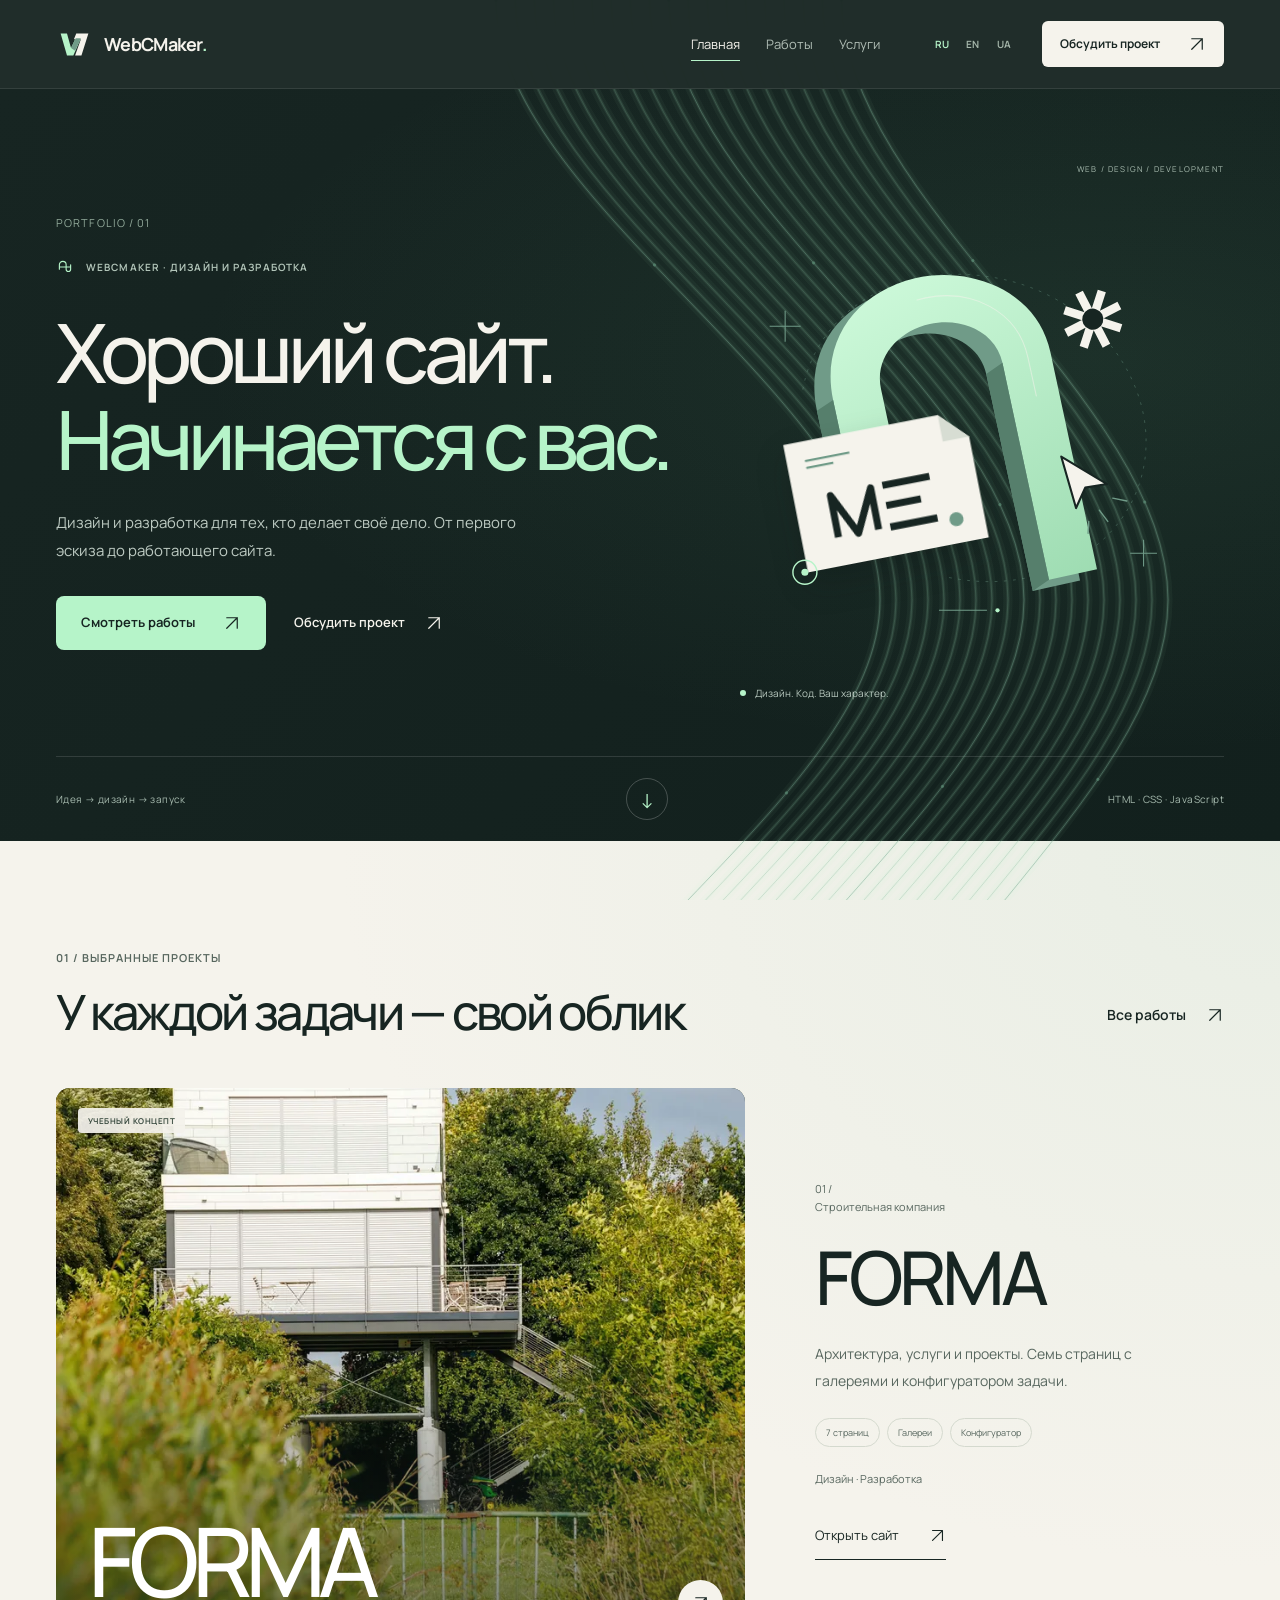
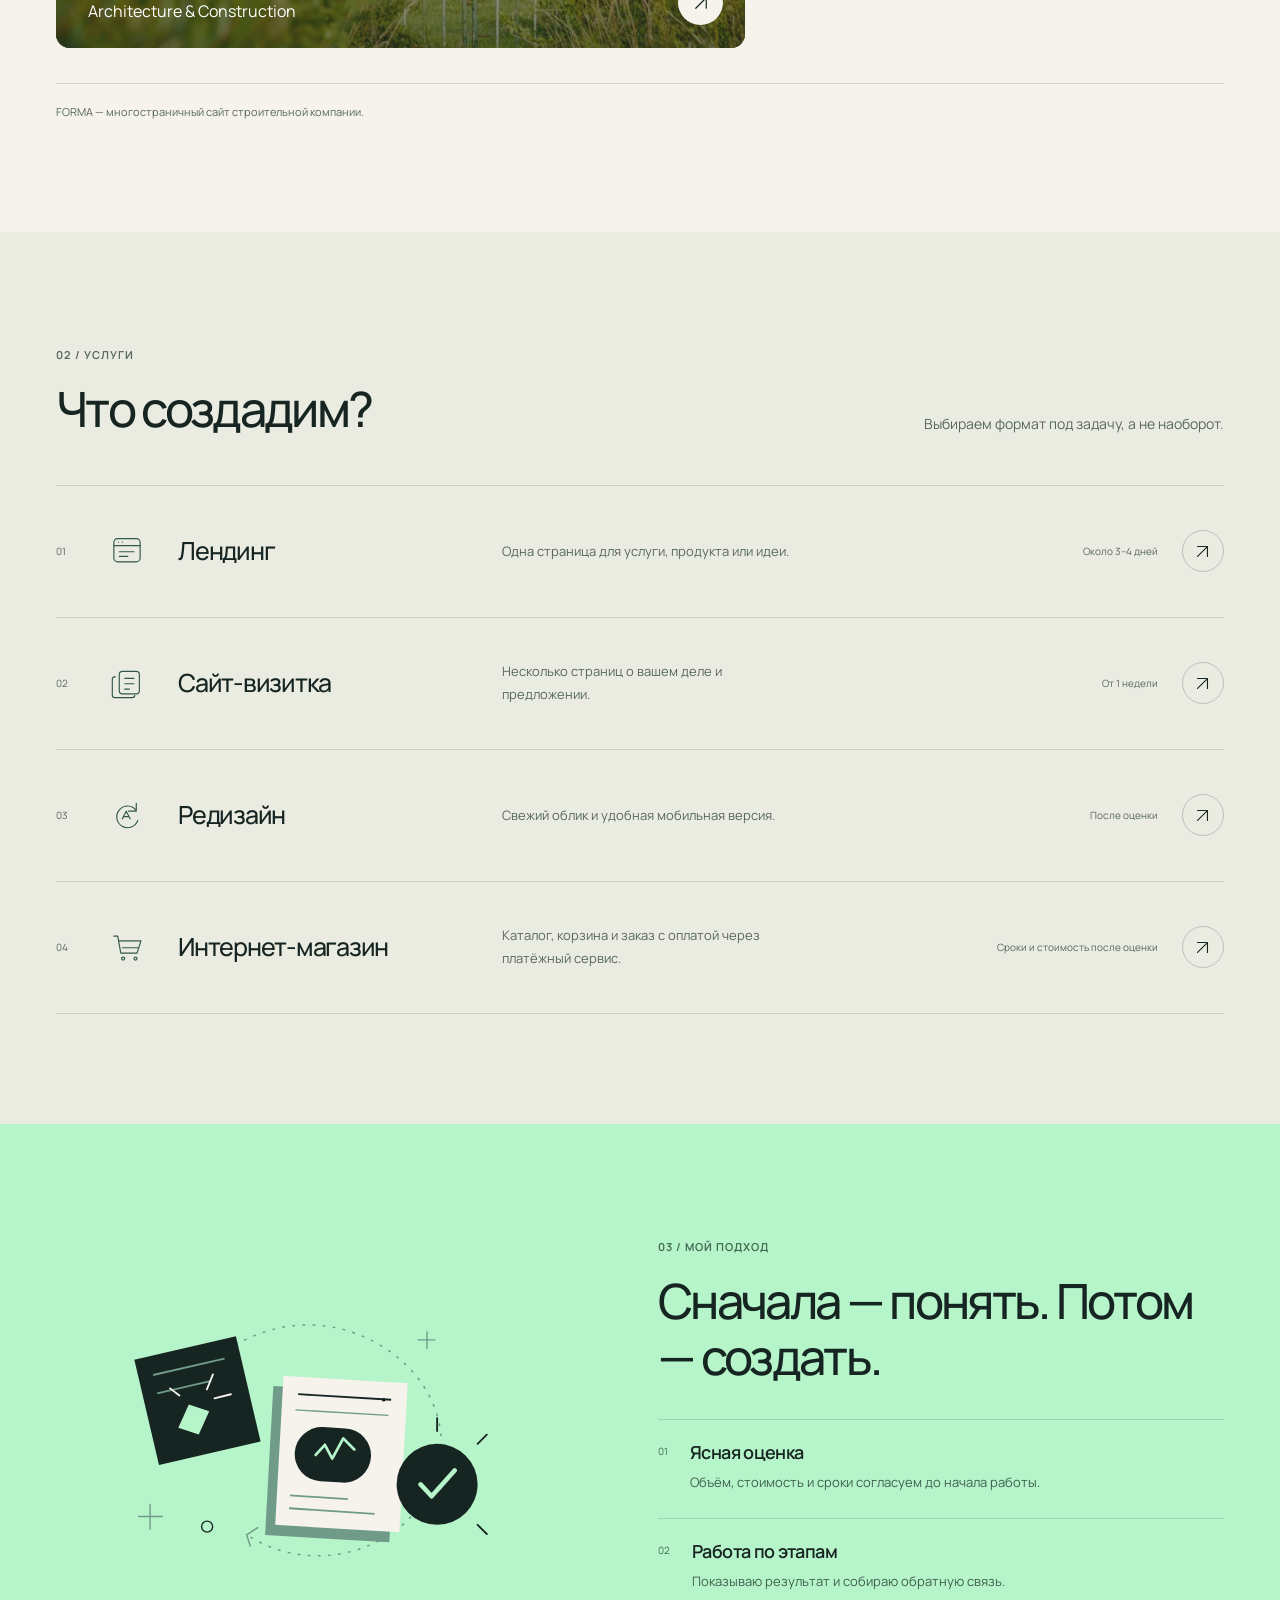
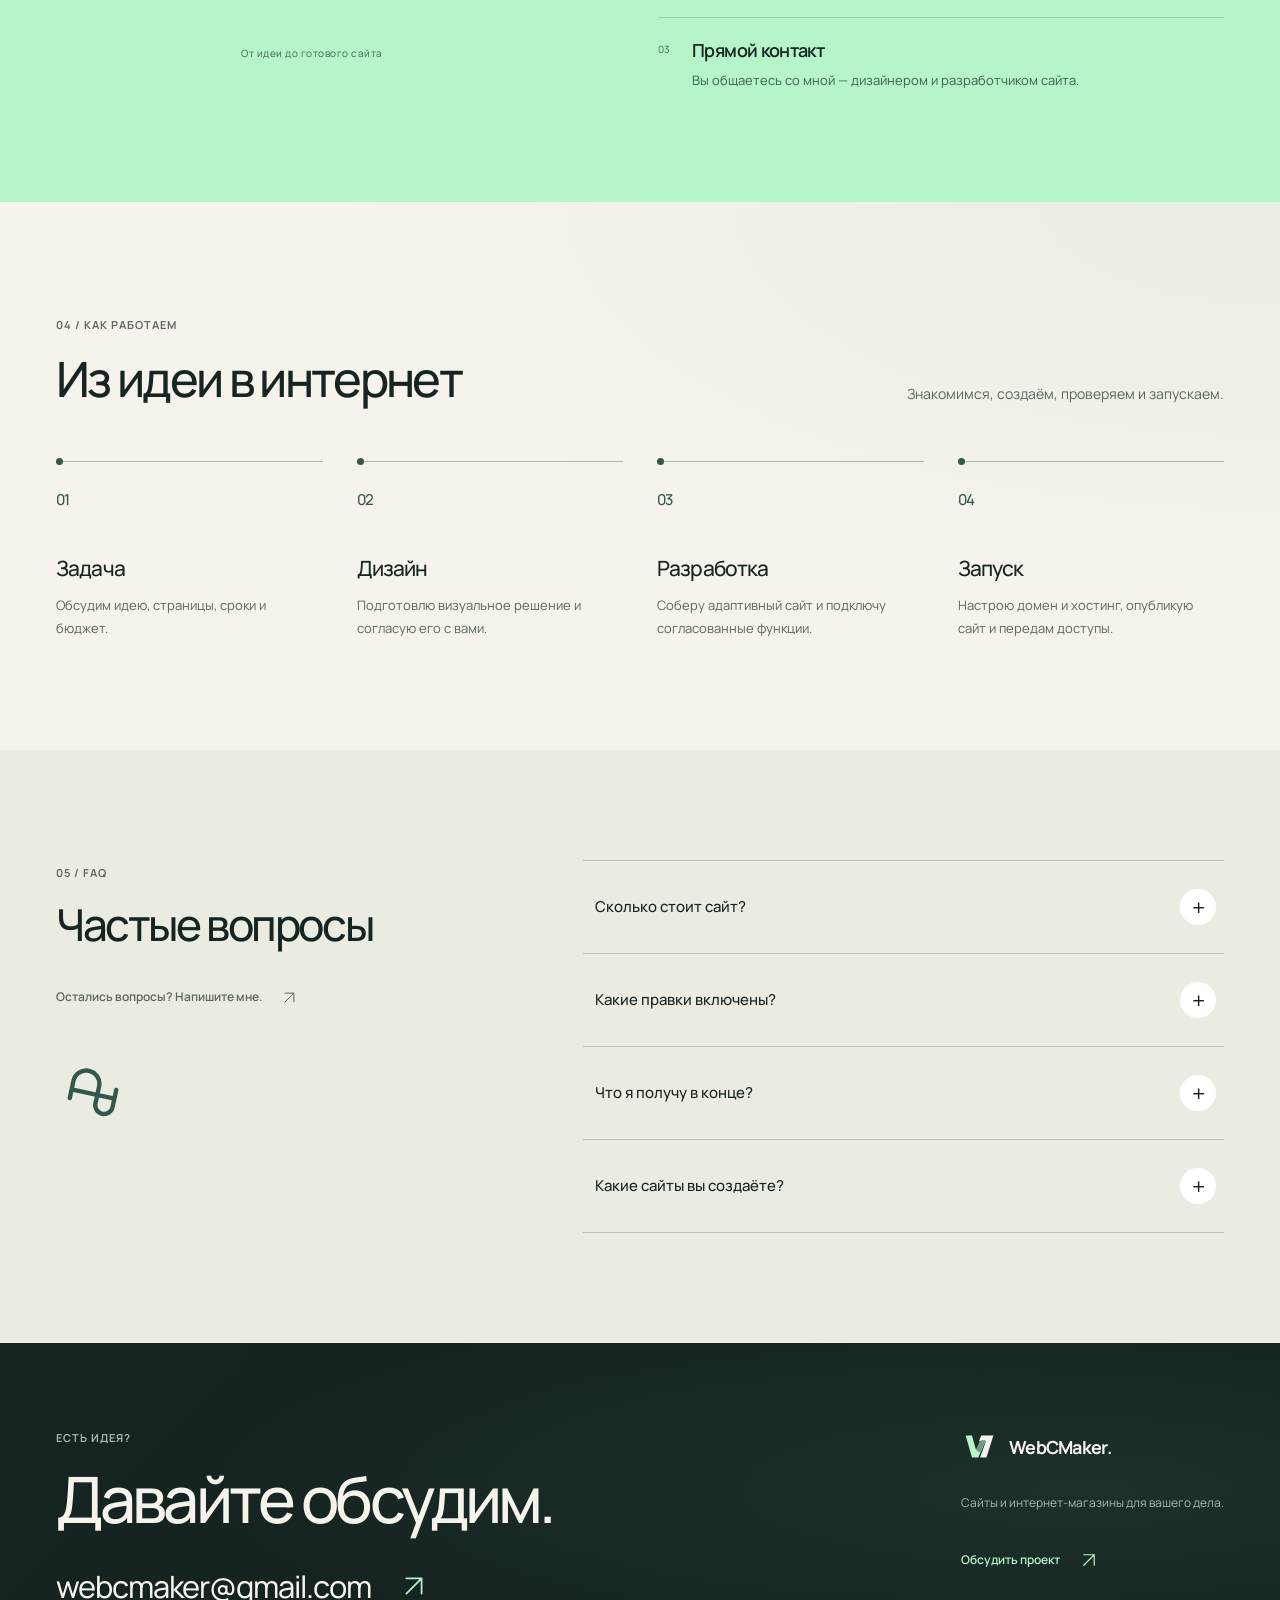
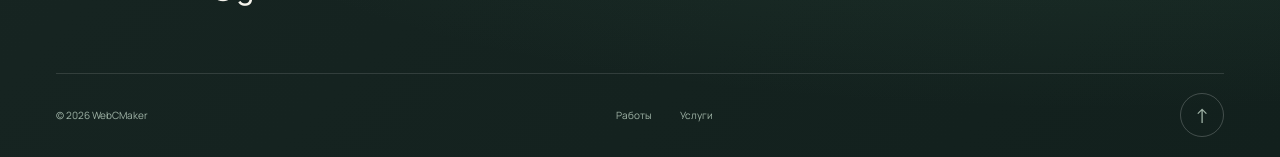
<file: index.html>
<!doctype html>
<html lang="ru">
<head>
  <meta charset="utf-8">
  <meta name="viewport" content="width=device-width, initial-scale=1">
  <meta name="theme-color" content="#172522">
  <meta name="description" content="WebCMaker — лендинги, сайты компаний и интернет-магазины. Дизайн, разработка, онлайн-оплата и запуск сайта.">
  <title>WebCMaker — дизайн и разработка сайтов</title>
  <link rel="canonical" href="https://webcmaker.github.io/WebCMaker/">
  <link rel="icon" href="favicon.svg?v=36" type="image/svg+xml">
  <link rel="preload" href="manrope-variable.woff2" as="font" type="font/woff2" crossorigin="anonymous">
  <link rel="stylesheet" href="styles.css?v=40">
  <script defer src="content.js?v=36"></script>
  <script defer src="app.js?v=36"></script>
</head>
<body data-page="home">
  <noscript><style>.copy-brief{display:none}</style><p class="container noscript-note">JavaScript отключён. Форма отправки работает. Также можно написать на <a href="mailto:webcmaker@gmail.com">webcmaker@gmail.com</a>.</p></noscript>
  <div class="ambient-field" aria-hidden="true"></div>
  <div id="app"><a class="skip-link" href="#main">К содержимому</a><header class="site-header"><div class="container header-inner">
      <a class="brand" href="index.html" aria-label="WebCMaker — Главная"><span class="brand-mark"><img src="brand-mark.svg?v=32" width="40" height="40" alt="" decoding="async"></span><span class="brand-name">WebCMaker<span class="brand-period">.</span></span></a>
      <button class="menu-toggle" type="button" aria-expanded="false" aria-controls="main-nav" aria-label="Открыть меню"><span></span><span></span></button>
      <nav class="main-nav" id="main-nav" aria-label="Навигация"><div class="nav-pages"><a class="nav-link active" href="index.html" aria-current="page">Главная</a><a class="nav-link" href="projects.html">Работы</a><a class="nav-link" href="services.html">Услуги</a></div>
      <div class="nav-actions"><div class="language-switch" aria-label="Language"><button class="language-button active" type="button" data-language="ru" aria-pressed="true" aria-label="Русский">RU</button><button class="language-button" type="button" data-language="en" aria-pressed="false" aria-label="English">EN</button><button class="language-button" type="button" data-language="uk" aria-pressed="false" aria-label="Українська">UA</button></div><a class="button button-small button-dark nav-cta" href="brief.html">Обсудить проект <svg viewBox="0 0 24 24" fill="none" aria-hidden="true"><path d="M5 19 19 5M5 5h14v14" stroke="currentColor" stroke-width="1.6" stroke-linecap="round" stroke-linejoin="round"/></svg></a></div></nav>
    </div></header><main id="main"><section class="hero"><div class="container hero-grid"><div class="hero-copy"><span class="hero-index">PORTFOLIO / 01</span><div class="eyebrow hero-eyebrow"><span class="mini-star"><svg viewBox="0 0 48 48" fill="none" aria-hidden="true"><path d="M9 30V18a9 9 0 0 1 18 0v12a6 6 0 0 0 12 0V18M9 24h30" stroke="currentColor" stroke-width="3" stroke-linecap="round" stroke-linejoin="round"/></svg></span>WebCMaker · дизайн и разработка</div><h1><span class="hero-title-line">Хороший сайт.</span> <span class="hero-title-line">Начинается с вас.</span></h1><p class="hero-intro">Дизайн и разработка для тех, кто делает своё дело. От первого эскиза до работающего сайта.</p><div class="button-row"><a class="button button-blue" href="#selected-work">Смотреть работы <svg viewBox="0 0 24 24" fill="none" aria-hidden="true"><path d="M5 19 19 5M5 5h14v14" stroke="currentColor" stroke-width="1.6" stroke-linecap="round" stroke-linejoin="round"/></svg></a><a class="text-link hero-secondary" href="brief.html">Обсудить проект <svg viewBox="0 0 24 24" fill="none" aria-hidden="true"><path d="M5 19 19 5M5 5h14v14" stroke="currentColor" stroke-width="1.6" stroke-linecap="round" stroke-linejoin="round"/></svg></a></div></div><div class="hero-art"><span class="art-corner">WEB / DESIGN / DEVELOPMENT</span><img src="portfolio-hero.svg?v=32" width="720" height="620" alt="" fetchpriority="high"><span class="art-note"><i></i>Дизайн. Код. Ваш характер.</span></div></div><div class="container hero-bottom"><span>Идея → дизайн → запуск</span><a href="#selected-work" class="scroll-cue" aria-label="Выбранные проекты">↓</a><span>HTML · CSS · JavaScript</span></div></section>
      <section class="section section-work" id="selected-work"><div class="container"><div class="section-heading"><div><span class="eyebrow">01 / Выбранные проекты</span><h2>У каждой задачи — свой облик</h2></div><a class="text-link" href="projects.html">Все работы <svg viewBox="0 0 24 24" fill="none" aria-hidden="true"><path d="M5 19 19 5M5 5h14v14" stroke="currentColor" stroke-width="1.6" stroke-linecap="round" stroke-linejoin="round"/></svg></a></div><div class="project-grid single-project"><a class="project-card project-construction project-featured" href="projects/forma-construction/?concept=29" target="_blank" rel="noopener noreferrer" aria-label="Открыть сайт: FORMA">
      <div class="project-cover"><div class="project-browser"><div class="project-image"><img src="forma-house.webp" srcset="forma-house-small.webp 640w, forma-house.webp 800w" sizes="(max-width: 800px) calc(100vw - 40px), 60vw" alt="" width="800" height="1200" loading="lazy" decoding="async"></div><div class="project-preview-copy"><strong>FORMA</strong><span>Architecture & Construction</span></div></div><span class="concept-badge">Учебный концепт</span><span class="project-open"><svg viewBox="0 0 24 24" fill="none" aria-hidden="true"><path d="M5 19 19 5M5 5h14v14" stroke="currentColor" stroke-width="1.6" stroke-linecap="round" stroke-linejoin="round"/></svg></span></div>
      <div class="project-caption"><div><span class="project-number">01 /</span><span class="project-type">Строительная компания</span><h3>FORMA</h3><p>Архитектура, услуги и проекты. Семь страниц с галереями и конфигуратором задачи.</p><div class="project-facts"><span>7 страниц</span><span>Галереи</span><span>Конфигуратор</span></div><span class="project-role">Дизайн · Разработка</span><span class="project-discover">Открыть сайт <svg viewBox="0 0 24 24" fill="none" aria-hidden="true"><path d="M5 19 19 5M5 5h14v14" stroke="currentColor" stroke-width="1.6" stroke-linecap="round" stroke-linejoin="round"/></svg></span></div></div>
    </a></div><p class="section-footnote">FORMA — многостраничный сайт строительной компании.</p></div></section>
      <section class="section section-services"><div class="container"><div class="section-heading"><div><span class="eyebrow">02 / Услуги</span><h2>Что создадим?</h2></div><p>Выбираем формат под задачу, а не наоборот.</p></div><div class="service-rows"><a class="service-row" href="services.html#service-1"><span class="row-index">01</span><span class="service-row-icon"><svg viewBox="0 0 44 44" fill="none" aria-hidden="true" stroke="currentColor" stroke-width="1.5" stroke-linecap="round" stroke-linejoin="round"><rect x="5" y="6" width="34" height="30" rx="5"/><path d="M5 15h34M11 10.5h.1M16 10.5h.1M12 23h19M12 29h11"/></svg></span><h3>Лендинг</h3><p>Одна страница для услуги, продукта или идеи.</p><span class="service-timing">Около 3–4 дней</span><span class="circle-arrow"><svg viewBox="0 0 24 24" fill="none" aria-hidden="true"><path d="M5 19 19 5M5 5h14v14" stroke="currentColor" stroke-width="1.6" stroke-linecap="round" stroke-linejoin="round"/></svg></span></a><a class="service-row" href="services.html#service-2"><span class="row-index">02</span><span class="service-row-icon"><svg viewBox="0 0 44 44" fill="none" aria-hidden="true" stroke="currentColor" stroke-width="1.5" stroke-linecap="round" stroke-linejoin="round"><rect x="12" y="7" width="26" height="29" rx="4"/><path d="M7 14H6a3 3 0 0 0-3 3v21a3 3 0 0 0 3 3h23a3 3 0 0 0 3-3M19 16h12M19 23h12M19 30h6"/></svg></span><h3>Сайт-визитка</h3><p>Несколько страниц о вашем деле и предложении.</p><span class="service-timing">От 1 недели</span><span class="circle-arrow"><svg viewBox="0 0 24 24" fill="none" aria-hidden="true"><path d="M5 19 19 5M5 5h14v14" stroke="currentColor" stroke-width="1.6" stroke-linecap="round" stroke-linejoin="round"/></svg></span></a><a class="service-row" href="services.html#service-3"><span class="row-index">03</span><span class="service-row-icon"><svg viewBox="0 0 44 44" fill="none" aria-hidden="true" stroke="currentColor" stroke-width="1.5" stroke-linecap="round" stroke-linejoin="round"><path d="M34 16A14 14 0 1 0 36 29M34 7v10H24"/><path d="m16 27 5-10 5 10M18 24h6"/></svg></span><h3>Редизайн</h3><p>Свежий облик и удобная мобильная версия.</p><span class="service-timing">После оценки</span><span class="circle-arrow"><svg viewBox="0 0 24 24" fill="none" aria-hidden="true"><path d="M5 19 19 5M5 5h14v14" stroke="currentColor" stroke-width="1.6" stroke-linecap="round" stroke-linejoin="round"/></svg></span></a><a class="service-row" href="services.html#service-4"><span class="row-index">04</span><span class="service-row-icon"><svg viewBox="0 0 44 44" fill="none" aria-hidden="true" stroke="currentColor" stroke-width="1.5" stroke-linecap="round" stroke-linejoin="round"><path d="M5 8h5l4 22h21l5-16H12M16 23h20"/><circle cx="17" cy="37" r="2"/><circle cx="33" cy="37" r="2"/></svg></span><h3>Интернет-магазин</h3><p>Каталог, корзина и заказ с оплатой через платёжный сервис.</p><span class="service-timing">Сроки и стоимость после оценки</span><span class="circle-arrow"><svg viewBox="0 0 24 24" fill="none" aria-hidden="true"><path d="M5 19 19 5M5 5h14v14" stroke="currentColor" stroke-width="1.6" stroke-linecap="round" stroke-linejoin="round"/></svg></span></a></div></div></section>
      <section class="section section-approach"><div class="container approach-grid"><div class="approach-art"><img src="portfolio-process.svg?v=32" width="500" height="400" alt="" loading="lazy"><span>От идеи до готового сайта</span></div><div class="approach-copy"><span class="eyebrow">03 / Мой подход</span><h2>Сначала — понять. Потом — создать.</h2><div class="principles"><article class="principle"><span>01</span><div><h3>Ясная оценка</h3><p>Объём, стоимость и сроки согласуем до начала работы.</p></div></article><article class="principle"><span>02</span><div><h3>Работа по этапам</h3><p>Показываю результат и собираю обратную связь.</p></div></article><article class="principle"><span>03</span><div><h3>Прямой контакт</h3><p>Вы общаетесь со мной — дизайнером и разработчиком сайта.</p></div></article></div></div></div></section>
      <section class="section section-process"><div class="container"><div class="section-heading"><div><span class="eyebrow">04 / Как работаем</span><h2>Из идеи в интернет</h2></div><p>Знакомимся, создаём, проверяем и запускаем.</p></div><div class="process-grid"><article class="process-step"><span class="process-number">01</span><h3>Задача</h3><p>Обсудим идею, страницы, сроки и бюджет.</p></article><article class="process-step"><span class="process-number">02</span><h3>Дизайн</h3><p>Подготовлю визуальное решение и согласую его с вами.</p></article><article class="process-step"><span class="process-number">03</span><h3>Разработка</h3><p>Соберу адаптивный сайт и подключу согласованные функции.</p></article><article class="process-step"><span class="process-number">04</span><h3>Запуск</h3><p>Настрою домен и хостинг, опубликую сайт и передам доступы.</p></article></div></div></section>
      <section class="section section-faq"><div class="container faq-layout"><div class="faq-heading"><span class="eyebrow">05 / FAQ</span><h2>Частые вопросы</h2><a class="text-link" href="mailto:webcmaker@gmail.com">Остались вопросы? Напишите мне. <svg viewBox="0 0 24 24" fill="none" aria-hidden="true"><path d="M5 19 19 5M5 5h14v14" stroke="currentColor" stroke-width="1.6" stroke-linecap="round" stroke-linejoin="round"/></svg></a><span class="faq-flower" aria-hidden="true"><svg viewBox="0 0 48 48" fill="none" aria-hidden="true"><path d="M9 30V18a9 9 0 0 1 18 0v12a6 6 0 0 0 12 0V18M9 24h30" stroke="currentColor" stroke-width="3" stroke-linecap="round" stroke-linejoin="round"/></svg></span></div><div class="faq-list"><details class="faq-item"><summary><span>Сколько стоит сайт?</span><span class="faq-plus" aria-hidden="true">+</span></summary><div class="faq-answer"><p>Для небольшого сайта ориентир — 3000–10 000 грн. Интернет-магазины оцениваю отдельно. Точную стоимость согласуем после обсуждения объёма.</p></div></details><details class="faq-item"><summary><span>Какие правки включены?</span><span class="faq-plus" aria-hidden="true">+</span></summary><div class="faq-answer"><p>Два раунда правок на этапах дизайна и разработки. Новые задачи оцениваю отдельно до выполнения.</p></div></details><details class="faq-item"><summary><span>Что я получу в конце?</span><span class="faq-plus" aria-hidden="true">+</span></summary><div class="faq-answer"><p>Работающий сайт, исходный код и доступы. Домен, хостинг, публикацию и подключение оплаты можно включить в проект.</p></div></details><details class="faq-item"><summary><span>Какие сайты вы создаёте?</span><span class="faq-plus" aria-hidden="true">+</span></summary><div class="faq-answer"><p>Лендинги, сайты компаний, редизайн и интернет-магазины. Онлайн-оплату подключаю через платёжный сервис.</p></div></details></div></div></section></main><footer class="site-footer"><div class="container footer-top"><div class="footer-intro"><span class="eyebrow">Есть идея?</span><h2>Давайте обсудим.</h2><a class="footer-email" href="mailto:webcmaker@gmail.com">webcmaker@gmail.com<svg viewBox="0 0 24 24" fill="none" aria-hidden="true"><path d="M5 19 19 5M5 5h14v14" stroke="currentColor" stroke-width="1.6" stroke-linecap="round" stroke-linejoin="round"/></svg></a></div><div class="footer-note"><a class="brand" href="index.html" aria-label="WebCMaker"><span class="brand-mark"><img src="brand-mark.svg?v=32" width="40" height="40" alt="" decoding="async"></span><span class="brand-name">WebCMaker<span class="brand-period">.</span></span></a><p>Сайты и интернет-магазины для вашего дела.</p><a class="text-link" href="brief.html">Обсудить проект <svg viewBox="0 0 24 24" fill="none" aria-hidden="true"><path d="M5 19 19 5M5 5h14v14" stroke="currentColor" stroke-width="1.6" stroke-linecap="round" stroke-linejoin="round"/></svg></a></div></div><div class="container footer-bottom"><span>© <span class="current-year">2026</span> WebCMaker</span><div><a class="" href="projects.html">Работы</a><a class="" href="services.html">Услуги</a></div><a class="back-top" href="#main" aria-label="Наверх">↑</a></div></footer></div>
</body>
</html>
</file>
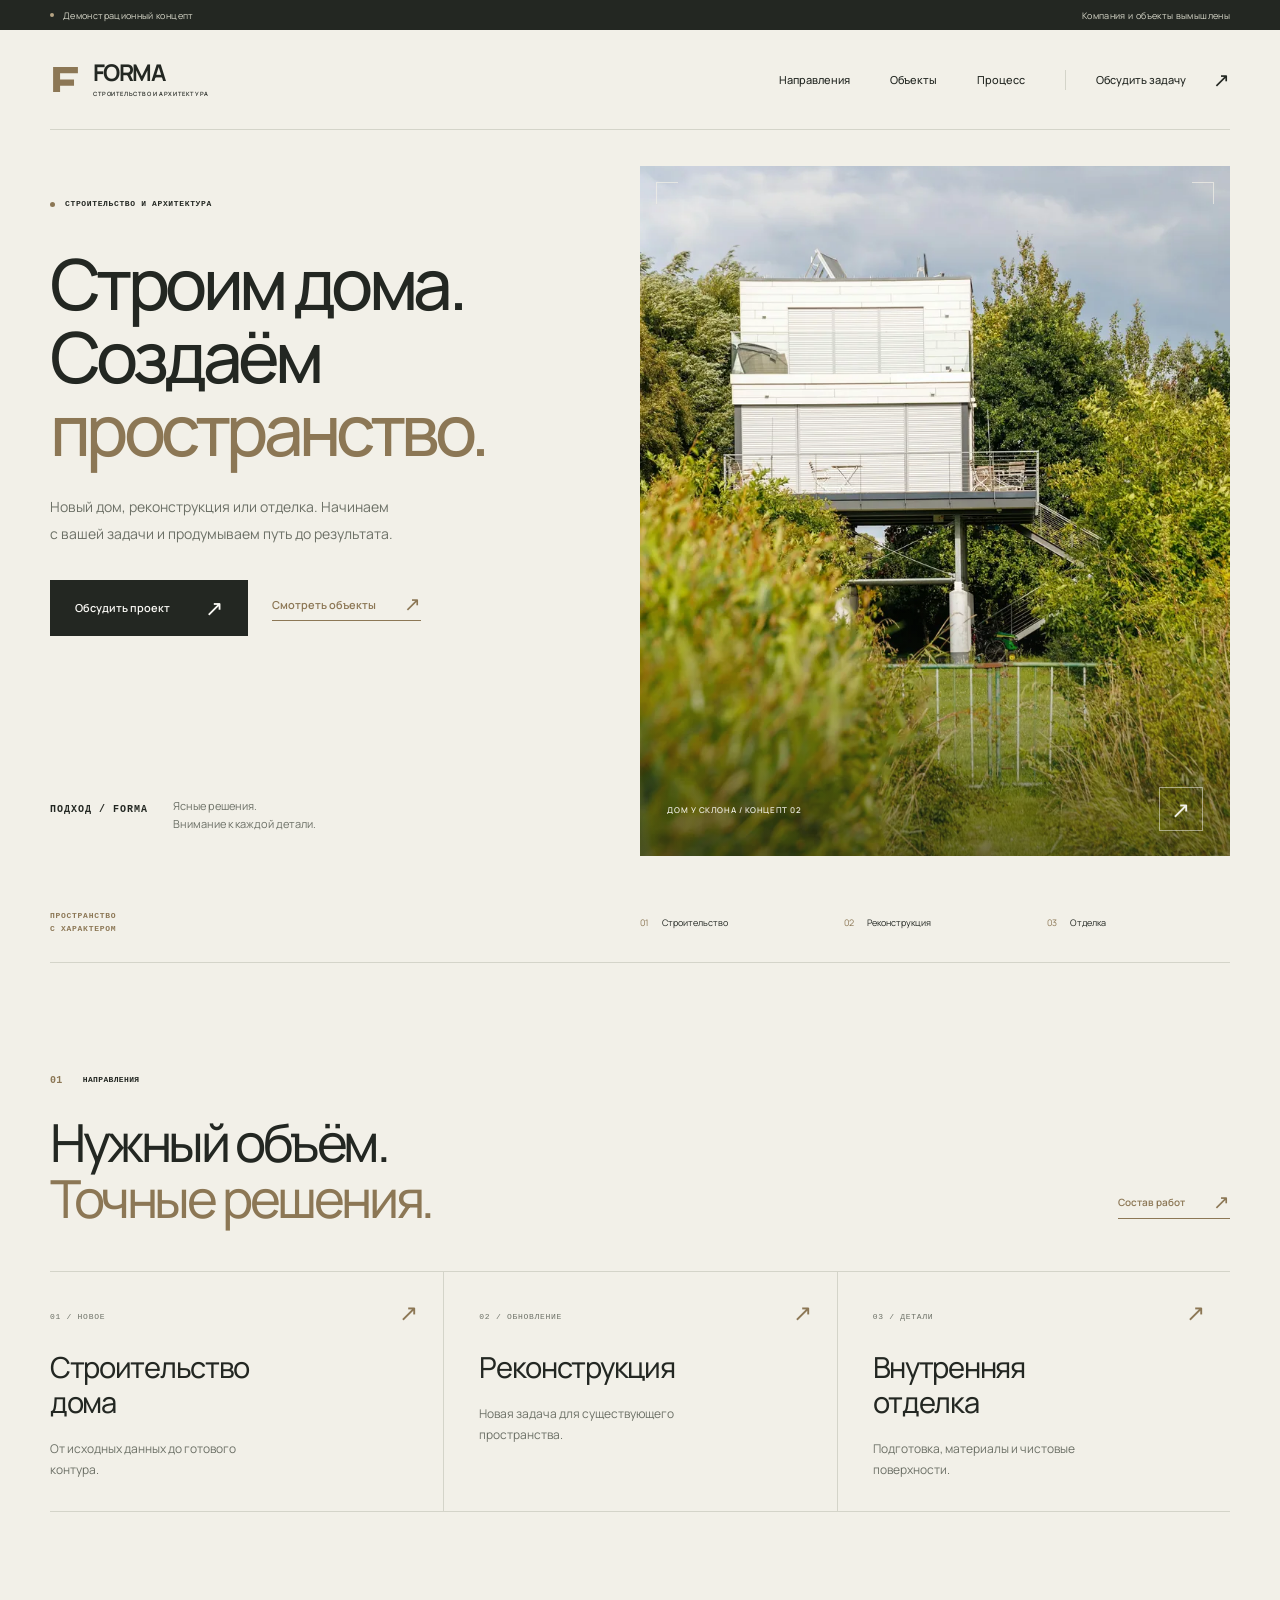
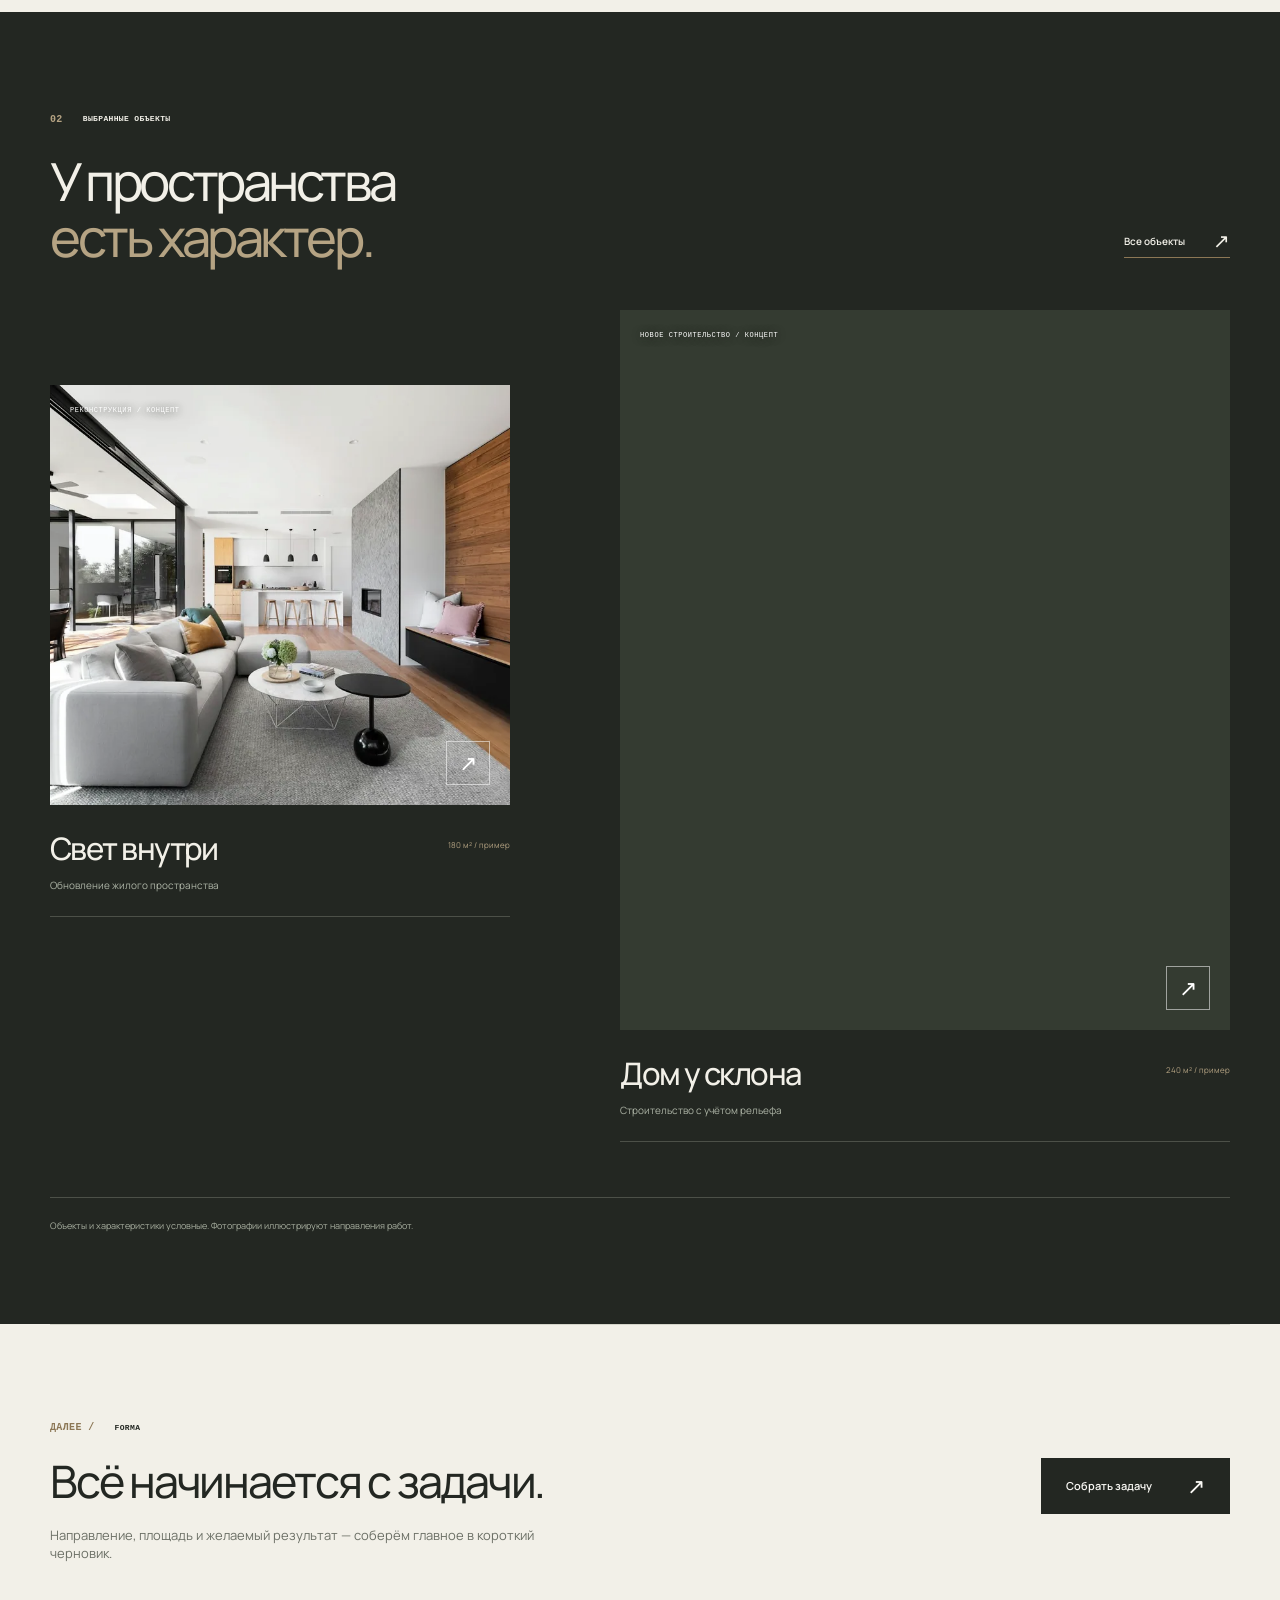
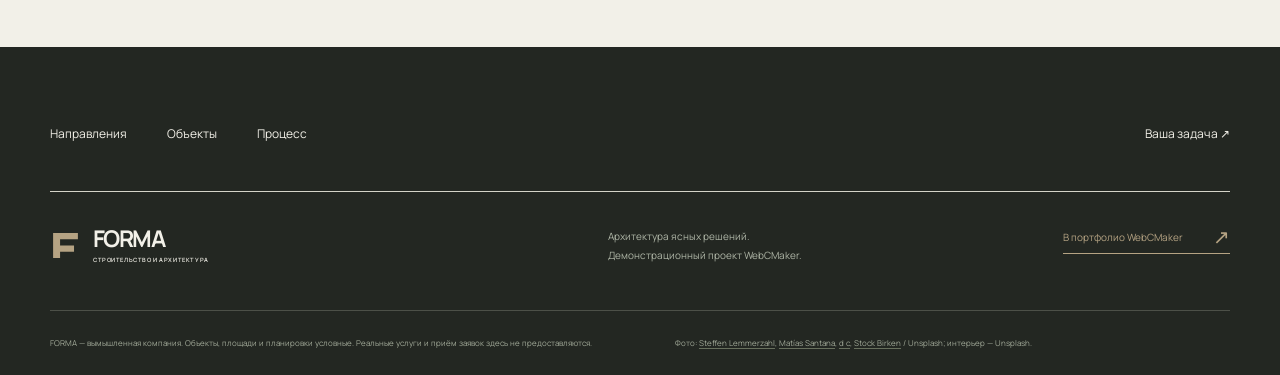
<file: projects/forma-construction/index.html>
<!doctype html>
<html lang="ru"><head><meta charset="utf-8"><meta name="viewport" content="width=device-width, initial-scale=1"><meta name="theme-color" content="#F2F0E8"><meta name="description" content="Демонстрационный сайт о строительстве, реконструкции и отделке. Продуманные решения, объекты и конфигуратор задачи."><title>FORMA — строительство и архитектура</title><link rel="icon" href="favicon.svg?v=29" type="image/svg+xml"><link rel="preload" href="../../manrope-variable.woff2" as="font" type="font/woff2" crossorigin><link rel="stylesheet" href="styles.css?v=29"><link rel="stylesheet" href="pages.css?v=29"><script defer src="script.js?v=29"></script></head><body class="home-page"><a class="skip-link" href="#main">К содержимому</a><div class="demo-strip"><div class="container"><span><i aria-hidden="true"></i>Демонстрационный концепт</span><span>Компания и объекты вымышлены</span></div></div><header class="site-header"><div class="container header-inner"><a class="brand" href="index.html" aria-label="FORMA — на главную"><svg viewBox="0 0 40 40" aria-hidden="true"><path d="M4 4h32v8H13v8h18v8H13v8H4Z" fill="currentColor"/></svg><span>FORMA<small>СТРОИТЕЛЬСТВО И АРХИТЕКТУРА</small></span></a><button class="menu-toggle" type="button" aria-expanded="false" aria-controls="site-nav" aria-label="Открыть меню" hidden><span></span><span></span></button><nav class="site-nav" id="site-nav" aria-label="Основная навигация"><a href="services.html">Направления</a><a href="projects.html">Объекты</a><a href="process.html">Процесс</a><a href="contact.html" class="nav-cta">Обсудить задачу <span aria-hidden="true">↗</span></a></nav></div></header><main id="main"><section class="home-hero container" aria-labelledby="hero-title">
  <div class="hero-editorial"><div class="hero-editorial-copy">
    <p class="eyebrow"><span class="accent-dot" aria-hidden="true"></span>СТРОИТЕЛЬСТВО И АРХИТЕКТУРА</p>
    <h1 id="hero-title">Строим дома.<br>Создаём<br><em>пространство.</em></h1>
    <p class="editorial-lead">Новый дом, реконструкция или отделка. Начинаем с вашей задачи и продумываем путь до результата.</p>
    <div class="editorial-actions"><a class="button button-dark" href="contact.html">Обсудить проект <span aria-hidden="true">↗</span></a><a class="text-link" href="projects.html">Смотреть объекты <span aria-hidden="true">↗</span></a></div>
    <div class="hero-footnote"><span class="technical-label">ПОДХОД / FORMA</span><p>Ясные решения.<br>Внимание к каждой детали.</p></div>
  </div><figure class="editorial-photo"><img src="../../forma-house.webp" srcset="../../forma-house-small.webp 640w, ../../forma-house.webp 800w" sizes="(max-width:760px) calc(100vw - 40px), 52vw" width="800" height="1200" alt="Современный белый дом среди деревьев" fetchpriority="high" decoding="async"><figcaption><span>ДОМ У СКЛОНА / КОНЦЕПТ 02</span><a href="project-slope.html" aria-label="Открыть проект Дом у склона">↗</a></figcaption></figure></div>
  <div class="hero-bottom editorial-bottom"><span class="hero-index">ПРОСТРАНСТВО<br>С ХАРАКТЕРОМ</span><div class="hero-legend"><span><b>01</b>Строительство</span><span><b>02</b>Реконструкция</span><span><b>03</b>Отделка</span></div></div>
</section><section class="home-directions section-pad container" id="services"><div class="compact-heading"><div><p class="section-label"><span>01</span>НАПРАВЛЕНИЯ</p><h2>Нужный объём.<br><em>Точные решения.</em></h2></div><a class="text-link" href="services.html">Состав работ <span aria-hidden="true">↗</span></a></div><div class="direction-index"><a href="services.html#house"><span>01 / НОВОЕ</span><h3>Строительство<br>дома</h3><p>От исходных данных до готового контура.</p><b aria-hidden="true">↗</b></a><a href="services.html#reconstruction"><span>02 / ОБНОВЛЕНИЕ</span><h3>Реконструкция</h3><p>Новая задача для существующего пространства.</p><b aria-hidden="true">↗</b></a><a href="services.html#finishing"><span>03 / ДЕТАЛИ</span><h3>Внутренняя<br>отделка</h3><p>Подготовка, материалы и чистовые поверхности.</p><b aria-hidden="true">↗</b></a></div></section><section class="projects home-projects section-pad" id="projects"><div class="container"><div class="compact-heading"><div><p class="section-label"><span>02</span>ВЫБРАННЫЕ ОБЪЕКТЫ</p><h2>У пространства<br><em>есть характер.</em></h2></div><a class="text-link" href="projects.html">Все объекты <span aria-hidden="true">↗</span></a></div><div class="project-grid">
        <a class="project-open project-large" href="project-light.html"><figure><img src="forma-interior.webp" width="960" height="653" alt="Просторная светлая гостиная с выходом в сад" loading="lazy" decoding="async"><span class="project-photo-label">РЕКОНСТРУКЦИЯ / КОНЦЕПТ</span><span class="project-circle" aria-hidden="true">↗</span></figure><div class="project-caption"><div><h3>Свет внутри</h3><p>Обновление жилого пространства</p></div><span>180 м² / пример</span></div></a>
        <a class="project-open project-offset" href="project-slope.html"><figure><img src="../../forma-house.webp" srcset="../../forma-house-small.webp 640w, ../../forma-house.webp 800w" sizes="(max-width: 760px) calc(100vw - 36px), 42vw" width="800" height="1200" alt="Современный светлый дом на стальных опорах среди деревьев" loading="lazy" decoding="async"><span class="project-photo-label">НОВОЕ СТРОИТЕЛЬСТВО / КОНЦЕПТ</span><span class="project-circle" aria-hidden="true">↗</span></figure><div class="project-caption"><div><h3>Дом у склона</h3><p>Строительство с учётом рельефа</p></div><span>240 м² / пример</span></div></a>
      </div><p class="project-disclaimer">Объекты и характеристики условные. Фотографии иллюстрируют направления работ.</p></div></section><section class="link-banner container"><div><p class="section-label"><span>ДАЛЕЕ /</span>FORMA</p><h2>Всё начинается с задачи.</h2><p>Направление, площадь и желаемый результат — соберём главное в короткий черновик.</p></div><a class="button button-dark" href="contact.html">Собрать задачу<span aria-hidden="true">↗</span></a></section></main><footer class="site-footer"><div class="container"><nav class="footer-links" aria-label="Навигация в подвале"><a href="services.html">Направления</a><a href="projects.html">Объекты</a><a href="process.html">Процесс</a><a href="contact.html">Ваша задача ↗</a></nav><div class="footer-main"><a class="brand" href="index.html" aria-label="FORMA — вернуться наверх"><svg viewBox="0 0 40 40" aria-hidden="true"><path d="M4 4h32v8H13v8h18v8H13v8H4Z" fill="currentColor"/></svg><span>FORMA<small>СТРОИТЕЛЬСТВО И АРХИТЕКТУРА</small></span></a><p>Архитектура ясных решений.<br>Демонстрационный проект WebCMaker.</p><a class="portfolio-link" href="../../projects.html">В портфолио WebCMaker <span aria-hidden="true">↗</span></a></div><div class="footer-note"><p>FORMA — вымышленная компания. Объекты, площади и планировки условные. Реальные услуги и приём заявок здесь не предоставляются.</p><p>Фото: <a href="https://unsplash.com/photos/a-construction-site-with-cranes-and-a-building-under-construction-jmWFNK7ZvbY" target="_blank" rel="noopener noreferrer">Steffen Lemmerzahl</a>, <a href="https://unsplash.com/photos/low-angle-photography-of-concrete-building-during-daytime-TUKYWkaNjmE" target="_blank" rel="noopener noreferrer">Matías Santana</a>, <a href="https://unsplash.com/photos/a-worker-pouring-concrete-onto-a-building-under-construction-t_LE6_crBkc" target="_blank" rel="noopener noreferrer">d c</a>, <a href="https://unsplash.com/photos/modern-house-elevated-above-lush-green-surroundings-Cmqa756jkDE" target="_blank" rel="noopener noreferrer">Stock Birken</a> / Unsplash; интерьер — Unsplash.</p></div></div></footer></body></html>
</file>
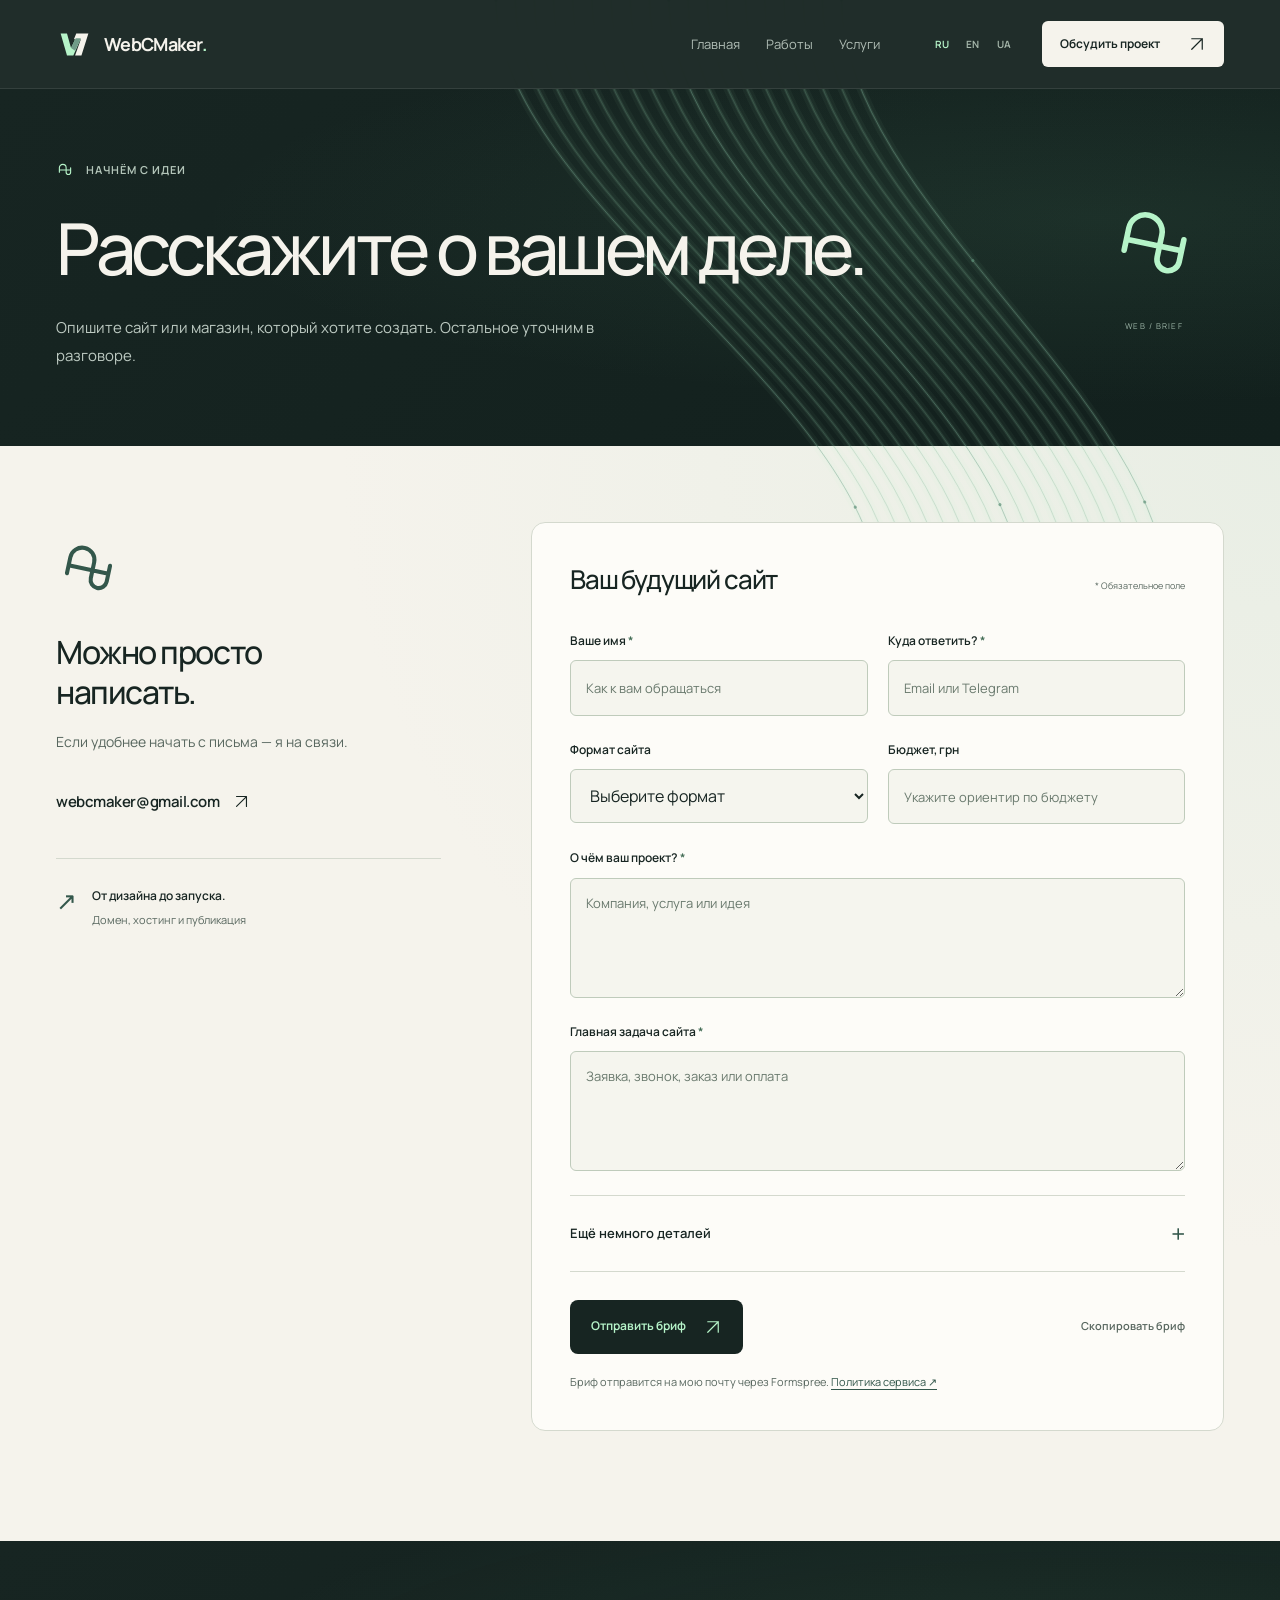
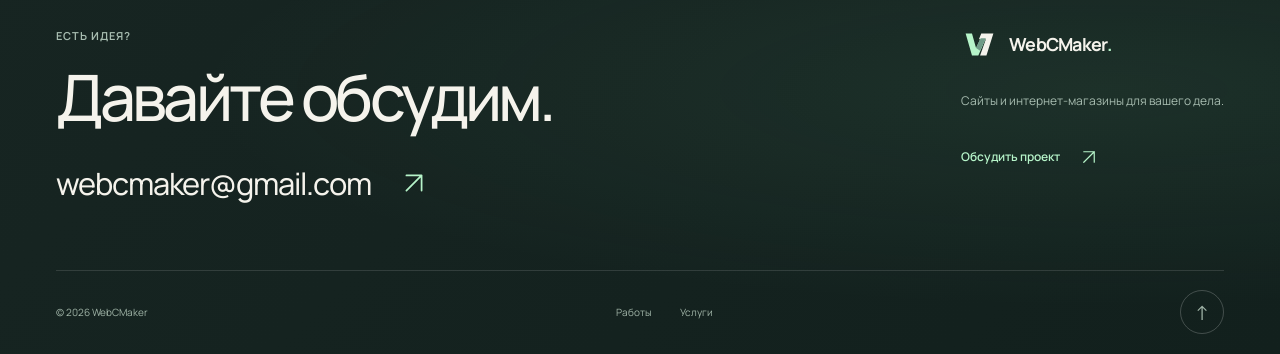
<file: brief.html>
<!doctype html>
<html lang="ru">
<head>
  <meta charset="utf-8">
  <meta name="viewport" content="width=device-width, initial-scale=1">
  <meta name="theme-color" content="#172522">
  <meta name="description" content="Расскажите WebCMaker о вашем проекте: формат сайта, задача и пожелания. Связь: webcmaker@gmail.com.">
  <title>Обсудить проект — WebCMaker</title>
  <link rel="canonical" href="https://webcmaker.github.io/WebCMaker/brief.html">
  <link rel="icon" href="favicon.svg?v=36" type="image/svg+xml">
  <link rel="preload" href="manrope-variable.woff2" as="font" type="font/woff2" crossorigin="anonymous">
  <link rel="stylesheet" href="styles.css?v=40">
  <script defer src="content.js?v=36"></script>
  <script defer src="app.js?v=36"></script>
</head>
<body data-page="brief">
  <noscript><style>.copy-brief{display:none}</style><p class="container noscript-note">JavaScript отключён. Форма отправки работает. Также можно написать на <a href="mailto:webcmaker@gmail.com">webcmaker@gmail.com</a>.</p></noscript>
  <div class="ambient-field" aria-hidden="true"></div>
  <div id="app"><a class="skip-link" href="#main">К содержимому</a><header class="site-header"><div class="container header-inner">
      <a class="brand" href="index.html" aria-label="WebCMaker — Главная"><span class="brand-mark"><img src="brand-mark.svg?v=32" width="40" height="40" alt="" decoding="async"></span><span class="brand-name">WebCMaker<span class="brand-period">.</span></span></a>
      <button class="menu-toggle" type="button" aria-expanded="false" aria-controls="main-nav" aria-label="Открыть меню"><span></span><span></span></button>
      <nav class="main-nav" id="main-nav" aria-label="Навигация"><div class="nav-pages"><a class="nav-link" href="index.html">Главная</a><a class="nav-link" href="projects.html">Работы</a><a class="nav-link" href="services.html">Услуги</a></div>
      <div class="nav-actions"><div class="language-switch" aria-label="Language"><button class="language-button active" type="button" data-language="ru" aria-pressed="true" aria-label="Русский">RU</button><button class="language-button" type="button" data-language="en" aria-pressed="false" aria-label="English">EN</button><button class="language-button" type="button" data-language="uk" aria-pressed="false" aria-label="Українська">UA</button></div><a class="button button-small button-dark nav-cta" href="brief.html">Обсудить проект <svg viewBox="0 0 24 24" fill="none" aria-hidden="true"><path d="M5 19 19 5M5 5h14v14" stroke="currentColor" stroke-width="1.6" stroke-linecap="round" stroke-linejoin="round"/></svg></a></div></nav>
    </div></header><main id="main"><section class="page-hero "><div class="container page-hero-grid"><div><span class="eyebrow"><span class="mini-star"><svg viewBox="0 0 48 48" fill="none" aria-hidden="true"><path d="M9 30V18a9 9 0 0 1 18 0v12a6 6 0 0 0 12 0V18M9 24h30" stroke="currentColor" stroke-width="3" stroke-linecap="round" stroke-linejoin="round"/></svg></span>Начнём с идеи</span><h1>Расскажите о вашем деле.</h1><p>Опишите сайт или магазин, который хотите создать. Остальное уточним в разговоре.</p></div><div class="page-hero-emblem" aria-hidden="true"><svg viewBox="0 0 48 48" fill="none" aria-hidden="true"><path d="M9 30V18a9 9 0 0 1 18 0v12a6 6 0 0 0 12 0V18M9 24h30" stroke="currentColor" stroke-width="3" stroke-linecap="round" stroke-linejoin="round"/></svg><span>WEB / BRIEF</span></div></div></section><section class="section brief-section"><div class="container brief-layout"><aside class="brief-aside"><span class="contact-symbol" aria-hidden="true"><svg viewBox="0 0 48 48" fill="none" aria-hidden="true"><path d="M9 30V18a9 9 0 0 1 18 0v12a6 6 0 0 0 12 0V18M9 24h30" stroke="currentColor" stroke-width="3" stroke-linecap="round" stroke-linejoin="round"/></svg></span><h2>Можно просто написать.</h2><p>Если удобнее начать с письма — я на связи.</p><a class="brief-email" href="mailto:webcmaker@gmail.com">webcmaker@gmail.com<svg viewBox="0 0 24 24" fill="none" aria-hidden="true"><path d="M5 19 19 5M5 5h14v14" stroke="currentColor" stroke-width="1.6" stroke-linecap="round" stroke-linejoin="round"/></svg></a><div class="handoff-note"><span>↗</span><div><strong>От дизайна до запуска.</strong><p>Домен, хостинг и публикация</p></div></div></aside><div class="form-card"><div class="form-card-heading"><h2>Ваш будущий сайт</h2><span>* Обязательное поле</span></div><form id="brief-form" action="https://formspree.io/f/xyeejarz" method="post"><input type="hidden" name="subject" value="Бриф на сайт — WebCMaker"><div class="form-row"><label class="form-field"><span>Ваше имя <b>*</b></span><input name="name" type="text" placeholder="Как к вам обращаться" required autocomplete="name" maxlength="120"></label><label class="form-field"><span>Куда ответить? <b>*</b></span><input name="reply" type="text" placeholder="Email или Telegram" required autocomplete="email" maxlength="200"></label></div><div class="form-row"><label class="form-field"><span>Формат сайта</span><select name="type"><option value="" selected disabled>Выберите формат</option><option value="landing">Лендинг</option><option value="business">Сайт-визитка</option><option value="redesign">Редизайн</option><option value="unsure">Пока не знаю</option><option value="store">Интернет-магазин</option></select></label><label class="form-field"><span>Бюджет, грн</span><input name="budget" type="text" placeholder="Укажите ориентир по бюджету"  maxlength="500"></label></div><label class="form-field"><span>О чём ваш проект? <b>*</b></span><textarea name="business" placeholder="Компания, услуга или идея" rows="3" maxlength="4000" required></textarea></label><label class="form-field"><span>Главная задача сайта <b>*</b></span><textarea name="goal" placeholder="Заявка, звонок, заказ или оплата" rows="3" maxlength="4000" required></textarea></label><details class="form-extra"><summary>Ещё немного деталей<span>+</span></summary><div><label class="form-field"><span>Для кого сайт?</span><textarea name="audience" placeholder="Кто ваши клиенты" rows="3" maxlength="4000" ></textarea></label><label class="form-field"><span>Страницы и разделы</span><textarea name="pages" placeholder="Если пока не знаете — пропустите" rows="3" maxlength="4000" ></textarea></label><label class="form-field"><span>Нужные функции</span><textarea name="functions" placeholder="Форма, карта, каталог, корзина, оплата" rows="3" maxlength="4000" ></textarea></label><label class="form-field"><span>Что уже готово?</span><textarea name="materials" placeholder="Тексты, фотографии, логотип" rows="3" maxlength="4000" ></textarea></label><label class="form-field"><span>Стиль и примеры</span><textarea name="style" placeholder="Ссылки на сайты и ваши пожелания" rows="3" maxlength="4000" ></textarea></label><label class="form-field"><span>Когда нужен результат?</span><input name="timing" type="text" placeholder="Дата или примерный срок"  maxlength="500"></label><label class="form-field"><span>Другие пожелания</span><textarea name="extra" placeholder="Домен, хостинг и другие пожелания" rows="3" maxlength="4000" ></textarea></label></div></details><div class="form-actions"><button class="button button-blue" type="submit">Отправить бриф <svg viewBox="0 0 24 24" fill="none" aria-hidden="true"><path d="M5 19 19 5M5 5h14v14" stroke="currentColor" stroke-width="1.6" stroke-linecap="round" stroke-linejoin="round"/></svg></button><button class="copy-brief text-link" type="button">Скопировать бриф</button></div><p class="form-note">Бриф отправится на мою почту через Formspree. <a href="https://formspree.io/legal/privacy-policy/" target="_blank" rel="noopener noreferrer">Политика сервиса ↗</a></p><p class="form-status" id="form-status" role="status" aria-live="polite"></p><div class="mail-fallback" id="mail-fallback" hidden>Можно также скопировать бриф и отправить его на <a href="mailto:webcmaker@gmail.com">webcmaker@gmail.com</a>.</div></form></div></div></section></main><footer class="site-footer"><div class="container footer-top"><div class="footer-intro"><span class="eyebrow">Есть идея?</span><h2>Давайте обсудим.</h2><a class="footer-email" href="mailto:webcmaker@gmail.com">webcmaker@gmail.com<svg viewBox="0 0 24 24" fill="none" aria-hidden="true"><path d="M5 19 19 5M5 5h14v14" stroke="currentColor" stroke-width="1.6" stroke-linecap="round" stroke-linejoin="round"/></svg></a></div><div class="footer-note"><a class="brand" href="index.html" aria-label="WebCMaker"><span class="brand-mark"><img src="brand-mark.svg?v=32" width="40" height="40" alt="" decoding="async"></span><span class="brand-name">WebCMaker<span class="brand-period">.</span></span></a><p>Сайты и интернет-магазины для вашего дела.</p><a class="text-link" href="brief.html">Обсудить проект <svg viewBox="0 0 24 24" fill="none" aria-hidden="true"><path d="M5 19 19 5M5 5h14v14" stroke="currentColor" stroke-width="1.6" stroke-linecap="round" stroke-linejoin="round"/></svg></a></div></div><div class="container footer-bottom"><span>© <span class="current-year">2026</span> WebCMaker</span><div><a class="" href="projects.html">Работы</a><a class="" href="services.html">Услуги</a></div><a class="back-top" href="#main" aria-label="Наверх">↑</a></div></footer></div>
</body>
</html>
</file>
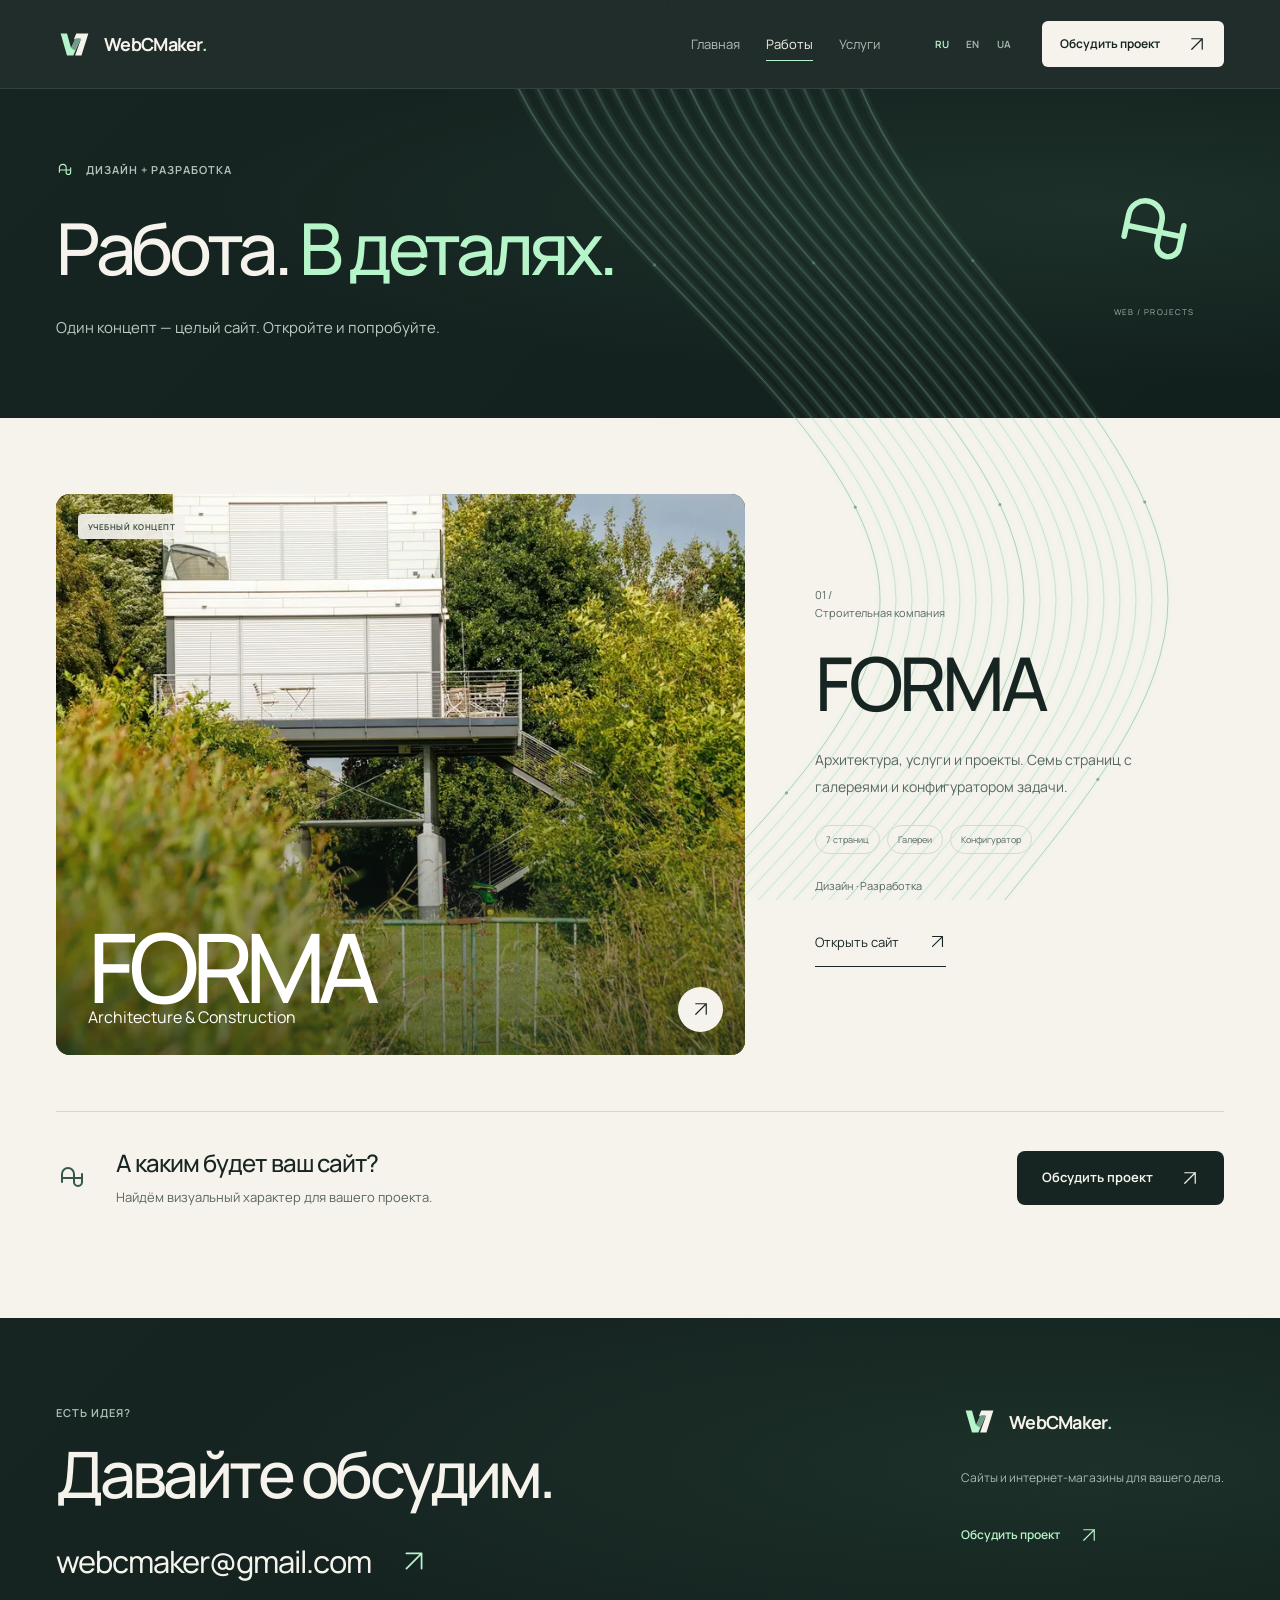
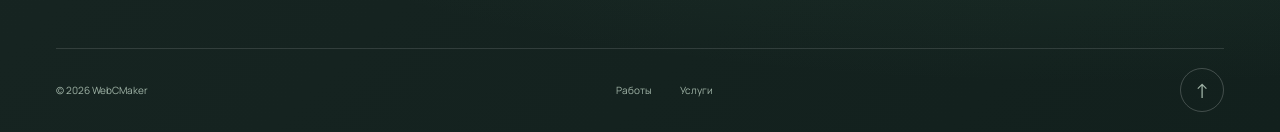
<file: projects.html>
<!doctype html>
<html lang="ru">
<head>
  <meta charset="utf-8">
  <meta name="viewport" content="width=device-width, initial-scale=1">
  <meta name="theme-color" content="#172522">
  <meta name="description" content="FORMA — многостраничный концепт сайта строительной компании от WebCMaker. Услуги, объекты, галереи и конфигуратор проекта.">
  <title>Работы — WebCMaker</title>
  <link rel="canonical" href="https://webcmaker.github.io/WebCMaker/projects.html">
  <link rel="icon" href="favicon.svg?v=36" type="image/svg+xml">
  <link rel="preload" href="manrope-variable.woff2" as="font" type="font/woff2" crossorigin="anonymous">
  <link rel="stylesheet" href="styles.css?v=40">
  <script defer src="content.js?v=36"></script>
  <script defer src="app.js?v=36"></script>
</head>
<body data-page="projects">
  <noscript><style>.copy-brief{display:none}</style><p class="container noscript-note">JavaScript отключён. Форма отправки работает. Также можно написать на <a href="mailto:webcmaker@gmail.com">webcmaker@gmail.com</a>.</p></noscript>
  <div class="ambient-field" aria-hidden="true"></div>
  <div id="app"><a class="skip-link" href="#main">К содержимому</a><header class="site-header"><div class="container header-inner">
      <a class="brand" href="index.html" aria-label="WebCMaker — Главная"><span class="brand-mark"><img src="brand-mark.svg?v=32" width="40" height="40" alt="" decoding="async"></span><span class="brand-name">WebCMaker<span class="brand-period">.</span></span></a>
      <button class="menu-toggle" type="button" aria-expanded="false" aria-controls="main-nav" aria-label="Открыть меню"><span></span><span></span></button>
      <nav class="main-nav" id="main-nav" aria-label="Навигация"><div class="nav-pages"><a class="nav-link" href="index.html">Главная</a><a class="nav-link active" href="projects.html" aria-current="page">Работы</a><a class="nav-link" href="services.html">Услуги</a></div>
      <div class="nav-actions"><div class="language-switch" aria-label="Language"><button class="language-button active" type="button" data-language="ru" aria-pressed="true" aria-label="Русский">RU</button><button class="language-button" type="button" data-language="en" aria-pressed="false" aria-label="English">EN</button><button class="language-button" type="button" data-language="uk" aria-pressed="false" aria-label="Українська">UA</button></div><a class="button button-small button-dark nav-cta" href="brief.html">Обсудить проект <svg viewBox="0 0 24 24" fill="none" aria-hidden="true"><path d="M5 19 19 5M5 5h14v14" stroke="currentColor" stroke-width="1.6" stroke-linecap="round" stroke-linejoin="round"/></svg></a></div></nav>
    </div></header><main id="main"><section class="page-hero projects-hero"><div class="container page-hero-grid"><div><span class="eyebrow"><span class="mini-star"><svg viewBox="0 0 48 48" fill="none" aria-hidden="true"><path d="M9 30V18a9 9 0 0 1 18 0v12a6 6 0 0 0 12 0V18M9 24h30" stroke="currentColor" stroke-width="3" stroke-linecap="round" stroke-linejoin="round"/></svg></span>Дизайн + разработка</span><h1>Работа. <span>В деталях.</span></h1><p>Один концепт — целый сайт. Откройте и попробуйте.</p></div><div class="page-hero-emblem" aria-hidden="true"><svg viewBox="0 0 48 48" fill="none" aria-hidden="true"><path d="M9 30V18a9 9 0 0 1 18 0v12a6 6 0 0 0 12 0V18M9 24h30" stroke="currentColor" stroke-width="3" stroke-linecap="round" stroke-linejoin="round"/></svg><span>WEB / PROJECTS</span></div></div></section><section class="section projects-page-work"><div class="container"><div class="project-grid single-project"><a class="project-card project-construction project-featured" href="projects/forma-construction/?concept=29" target="_blank" rel="noopener noreferrer" aria-label="Открыть сайт: FORMA">
      <div class="project-cover"><div class="project-browser"><div class="project-image"><img src="forma-house.webp" srcset="forma-house-small.webp 640w, forma-house.webp 800w" sizes="(max-width: 800px) calc(100vw - 40px), 60vw" alt="" width="800" height="1200" loading="lazy" decoding="async"></div><div class="project-preview-copy"><strong>FORMA</strong><span>Architecture & Construction</span></div></div><span class="concept-badge">Учебный концепт</span><span class="project-open"><svg viewBox="0 0 24 24" fill="none" aria-hidden="true"><path d="M5 19 19 5M5 5h14v14" stroke="currentColor" stroke-width="1.6" stroke-linecap="round" stroke-linejoin="round"/></svg></span></div>
      <div class="project-caption"><div><span class="project-number">01 /</span><span class="project-type">Строительная компания</span><h3>FORMA</h3><p>Архитектура, услуги и проекты. Семь страниц с галереями и конфигуратором задачи.</p><div class="project-facts"><span>7 страниц</span><span>Галереи</span><span>Конфигуратор</span></div><span class="project-role">Дизайн · Разработка</span><span class="project-discover">Открыть сайт <svg viewBox="0 0 24 24" fill="none" aria-hidden="true"><path d="M5 19 19 5M5 5h14v14" stroke="currentColor" stroke-width="1.6" stroke-linecap="round" stroke-linejoin="round"/></svg></span></div></div>
    </a></div><div class="project-note"><span class="mini-star"><svg viewBox="0 0 48 48" fill="none" aria-hidden="true"><path d="M9 30V18a9 9 0 0 1 18 0v12a6 6 0 0 0 12 0V18M9 24h30" stroke="currentColor" stroke-width="3" stroke-linecap="round" stroke-linejoin="round"/></svg></span><div><h2>А каким будет ваш сайт?</h2><p>Найдём визуальный характер для вашего проекта.</p></div><a class="button button-dark" href="brief.html">Обсудить проект <svg viewBox="0 0 24 24" fill="none" aria-hidden="true"><path d="M5 19 19 5M5 5h14v14" stroke="currentColor" stroke-width="1.6" stroke-linecap="round" stroke-linejoin="round"/></svg></a></div></div></section></main><footer class="site-footer"><div class="container footer-top"><div class="footer-intro"><span class="eyebrow">Есть идея?</span><h2>Давайте обсудим.</h2><a class="footer-email" href="mailto:webcmaker@gmail.com">webcmaker@gmail.com<svg viewBox="0 0 24 24" fill="none" aria-hidden="true"><path d="M5 19 19 5M5 5h14v14" stroke="currentColor" stroke-width="1.6" stroke-linecap="round" stroke-linejoin="round"/></svg></a></div><div class="footer-note"><a class="brand" href="index.html" aria-label="WebCMaker"><span class="brand-mark"><img src="brand-mark.svg?v=32" width="40" height="40" alt="" decoding="async"></span><span class="brand-name">WebCMaker<span class="brand-period">.</span></span></a><p>Сайты и интернет-магазины для вашего дела.</p><a class="text-link" href="brief.html">Обсудить проект <svg viewBox="0 0 24 24" fill="none" aria-hidden="true"><path d="M5 19 19 5M5 5h14v14" stroke="currentColor" stroke-width="1.6" stroke-linecap="round" stroke-linejoin="round"/></svg></a></div></div><div class="container footer-bottom"><span>© <span class="current-year">2026</span> WebCMaker</span><div><a class="" href="projects.html">Работы</a><a class="" href="services.html">Услуги</a></div><a class="back-top" href="#main" aria-label="Наверх">↑</a></div></footer></div>
</body>
</html>
</file>
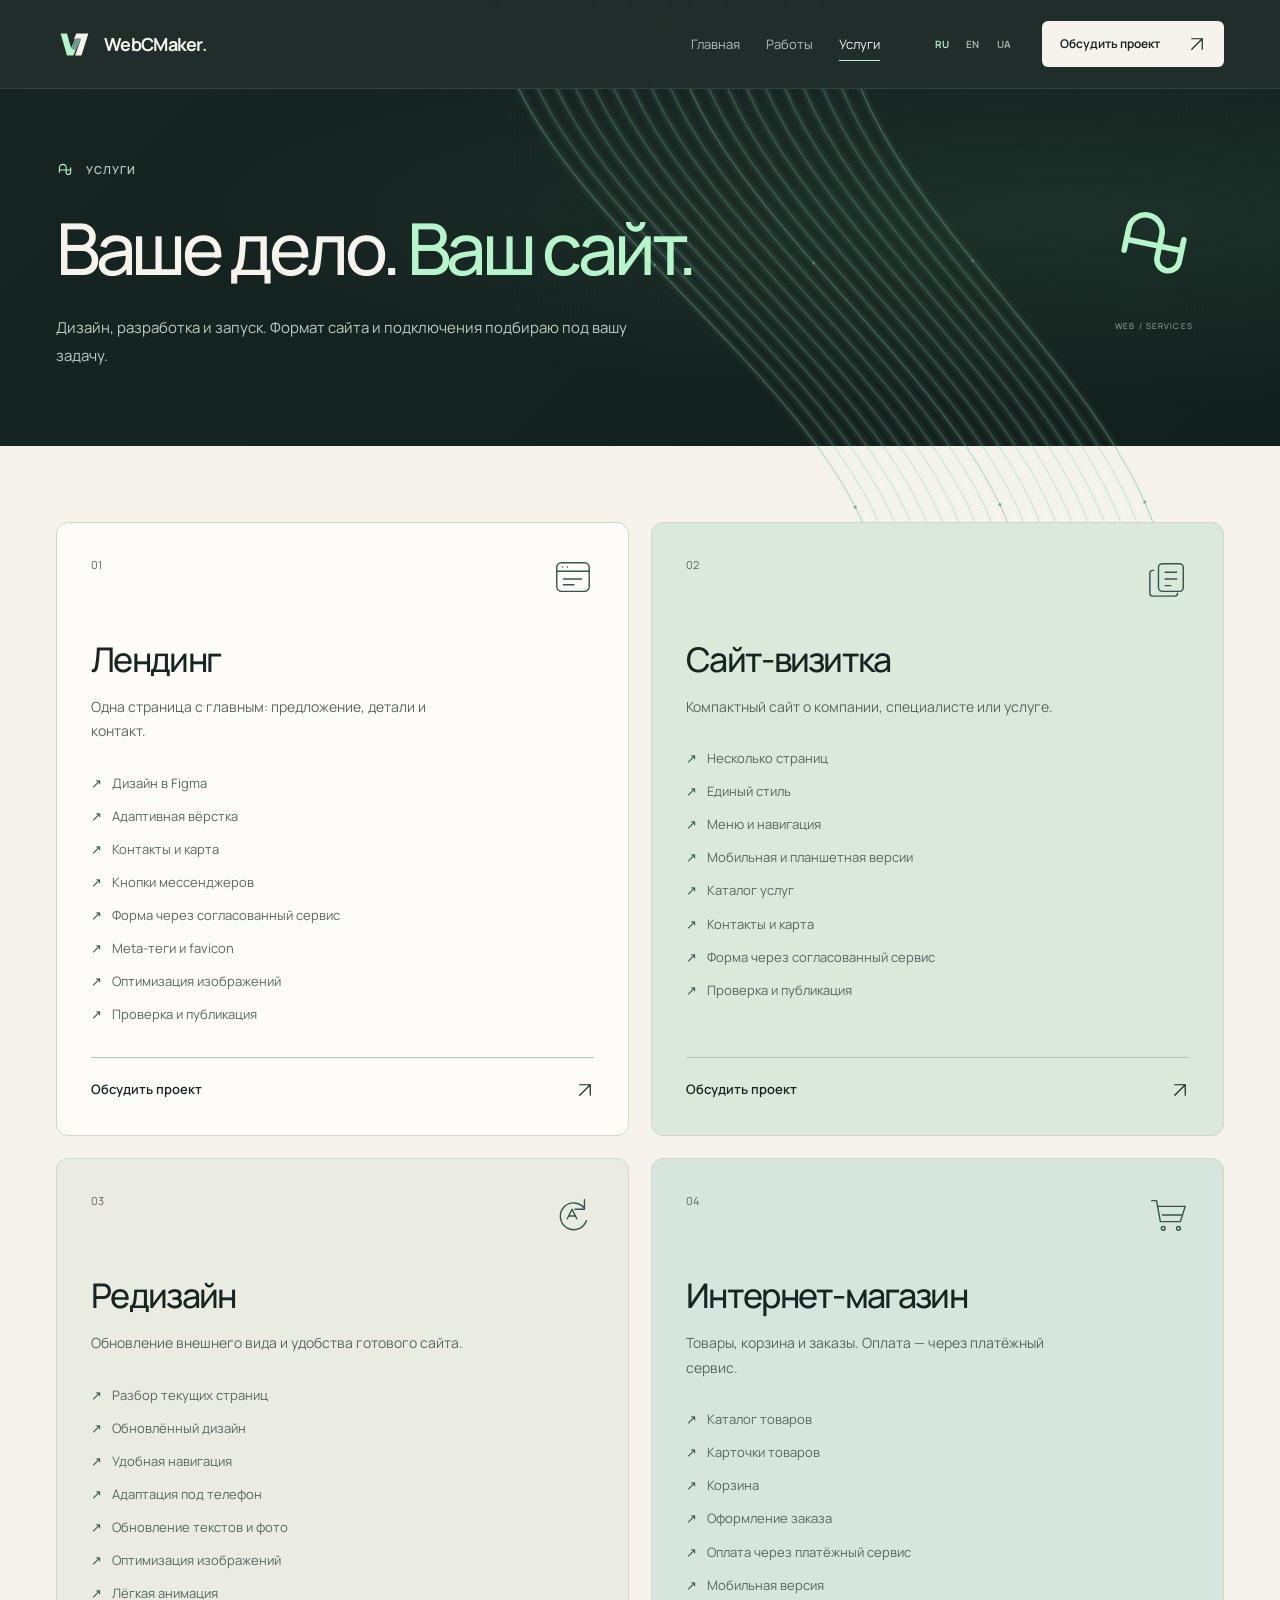
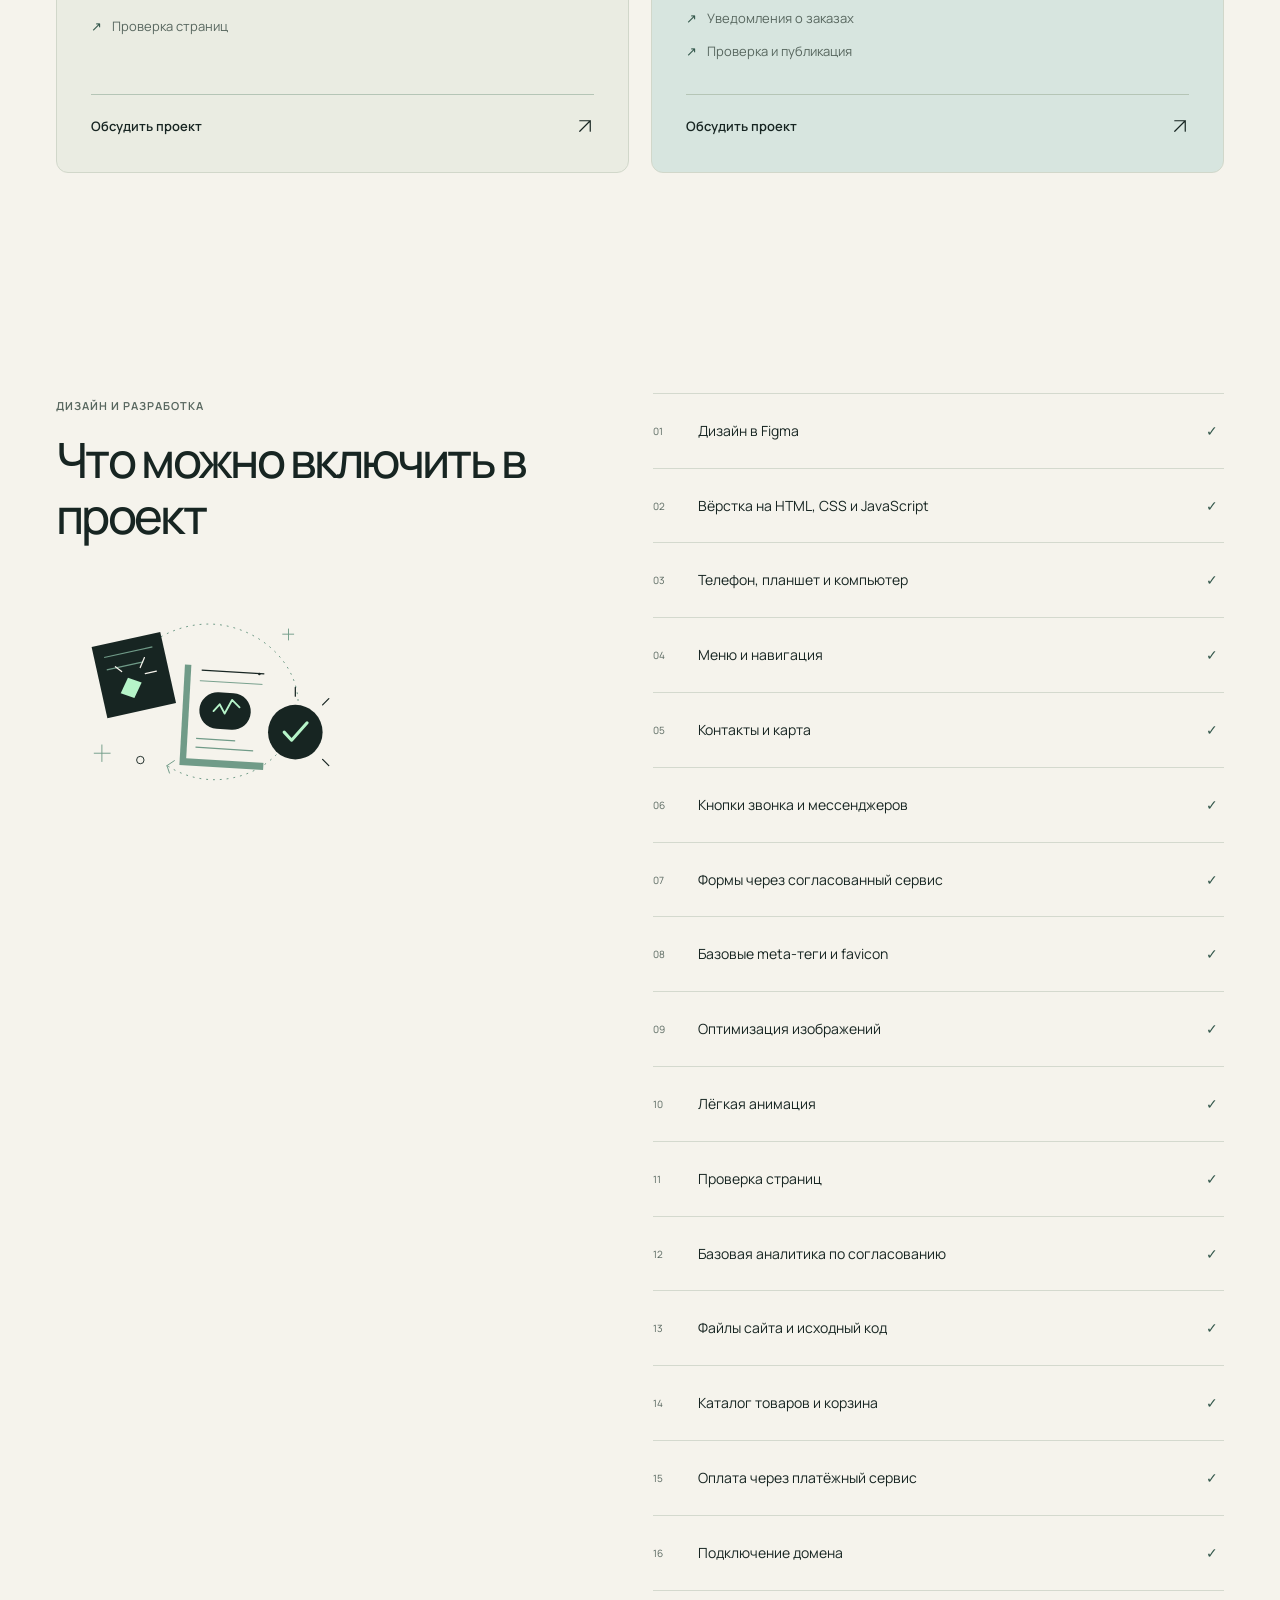
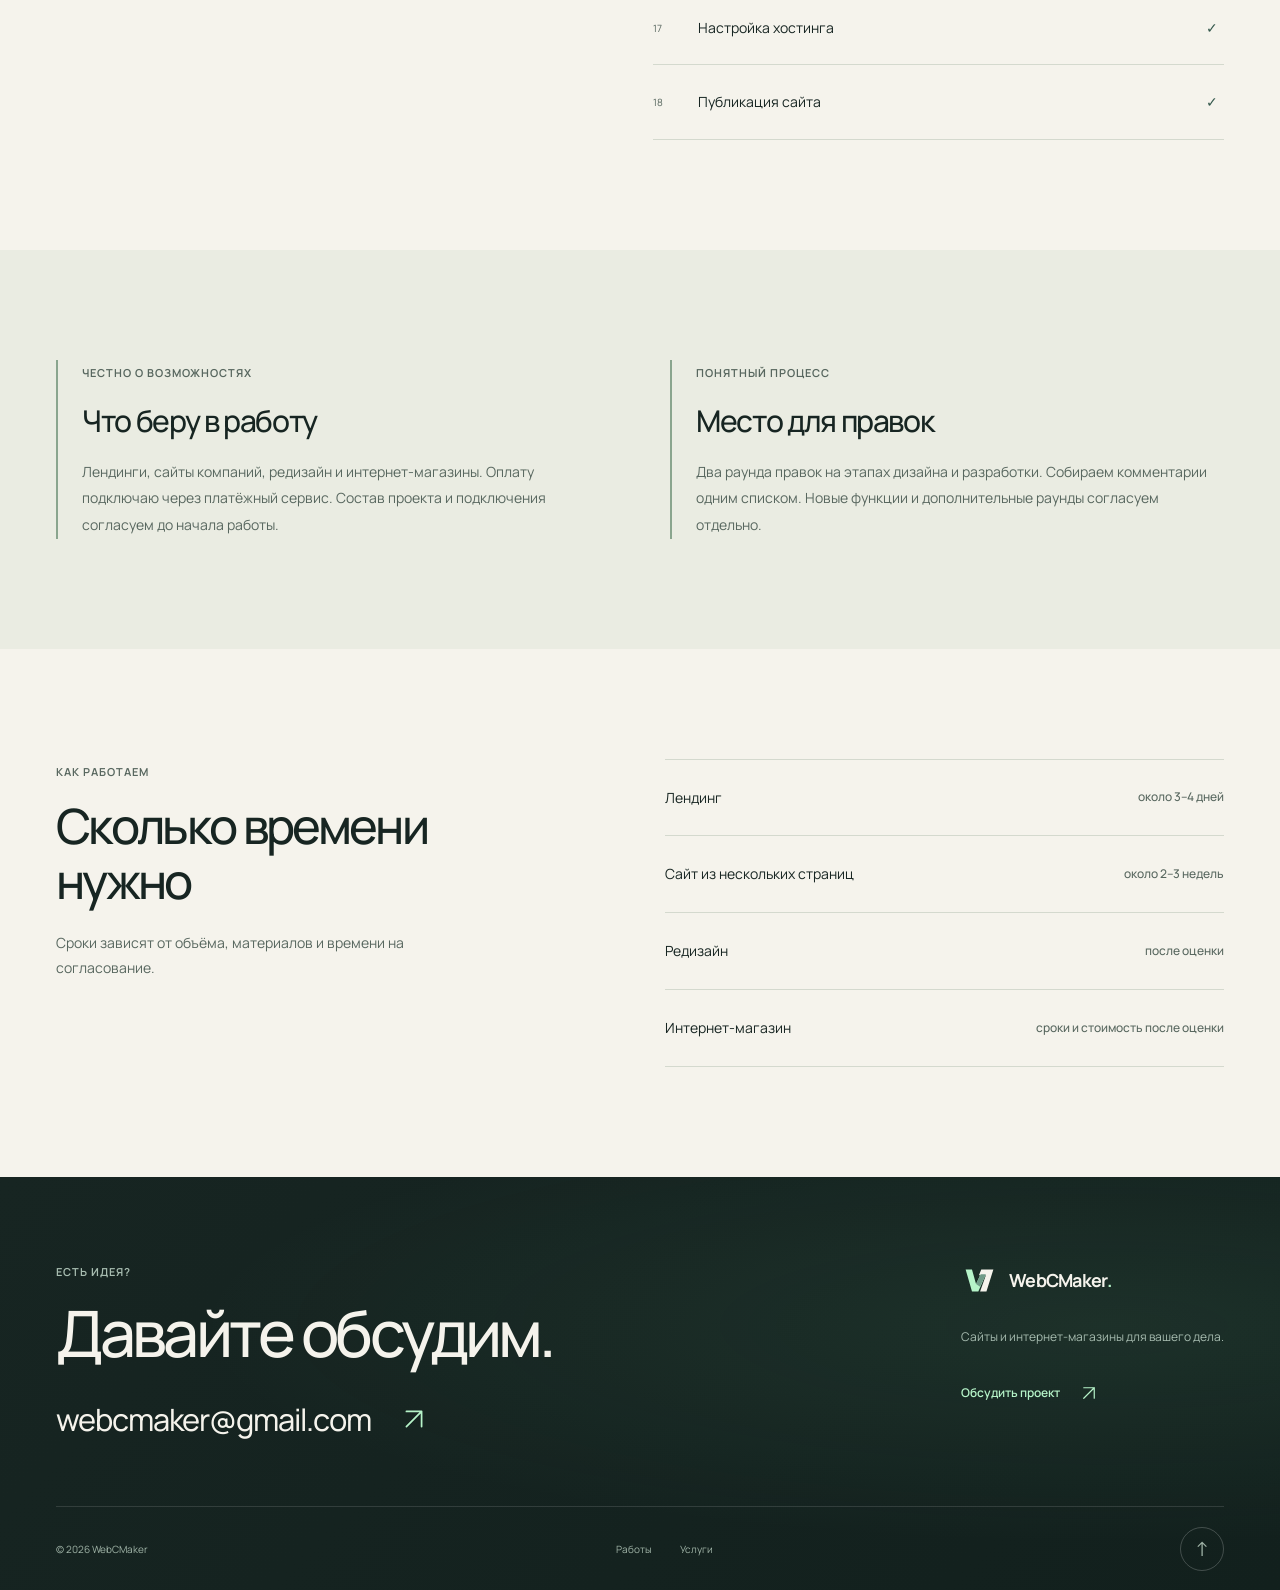
<file: services.html>
<!doctype html>
<html lang="ru">
<head>
  <meta charset="utf-8">
  <meta name="viewport" content="width=device-width, initial-scale=1">
  <meta name="theme-color" content="#172522">
  <meta name="description" content="Лендинги, сайты компаний, интернет-магазины и редизайн от WebCMaker. Подключение оплаты, домена и хостинга, публикация сайта.">
  <title>Услуги — WebCMaker</title>
  <link rel="canonical" href="https://webcmaker.github.io/WebCMaker/services.html">
  <link rel="icon" href="favicon.svg?v=36" type="image/svg+xml">
  <link rel="preload" href="manrope-variable.woff2" as="font" type="font/woff2" crossorigin="anonymous">
  <link rel="stylesheet" href="styles.css?v=40">
  <script defer src="content.js?v=36"></script>
  <script defer src="app.js?v=36"></script>
</head>
<body data-page="services">
  <noscript><style>.copy-brief{display:none}</style><p class="container noscript-note">JavaScript отключён. Форма отправки работает. Также можно написать на <a href="mailto:webcmaker@gmail.com">webcmaker@gmail.com</a>.</p></noscript>
  <div class="ambient-field" aria-hidden="true"></div>
  <div id="app"><a class="skip-link" href="#main">К содержимому</a><header class="site-header"><div class="container header-inner">
      <a class="brand" href="index.html" aria-label="WebCMaker — Главная"><span class="brand-mark"><img src="brand-mark.svg?v=32" width="40" height="40" alt="" decoding="async"></span><span class="brand-name">WebCMaker<span class="brand-period">.</span></span></a>
      <button class="menu-toggle" type="button" aria-expanded="false" aria-controls="main-nav" aria-label="Открыть меню"><span></span><span></span></button>
      <nav class="main-nav" id="main-nav" aria-label="Навигация"><div class="nav-pages"><a class="nav-link" href="index.html">Главная</a><a class="nav-link" href="projects.html">Работы</a><a class="nav-link active" href="services.html" aria-current="page">Услуги</a></div>
      <div class="nav-actions"><div class="language-switch" aria-label="Language"><button class="language-button active" type="button" data-language="ru" aria-pressed="true" aria-label="Русский">RU</button><button class="language-button" type="button" data-language="en" aria-pressed="false" aria-label="English">EN</button><button class="language-button" type="button" data-language="uk" aria-pressed="false" aria-label="Українська">UA</button></div><a class="button button-small button-dark nav-cta" href="brief.html">Обсудить проект <svg viewBox="0 0 24 24" fill="none" aria-hidden="true"><path d="M5 19 19 5M5 5h14v14" stroke="currentColor" stroke-width="1.6" stroke-linecap="round" stroke-linejoin="round"/></svg></a></div></nav>
    </div></header><main id="main"><section class="page-hero "><div class="container page-hero-grid"><div><span class="eyebrow"><span class="mini-star"><svg viewBox="0 0 48 48" fill="none" aria-hidden="true"><path d="M9 30V18a9 9 0 0 1 18 0v12a6 6 0 0 0 12 0V18M9 24h30" stroke="currentColor" stroke-width="3" stroke-linecap="round" stroke-linejoin="round"/></svg></span>Услуги</span><h1>Ваше дело. <span>Ваш сайт.</span></h1><p>Дизайн, разработка и запуск. Формат сайта и подключения подбираю под вашу задачу.</p></div><div class="page-hero-emblem" aria-hidden="true"><svg viewBox="0 0 48 48" fill="none" aria-hidden="true"><path d="M9 30V18a9 9 0 0 1 18 0v12a6 6 0 0 0 12 0V18M9 24h30" stroke="currentColor" stroke-width="3" stroke-linecap="round" stroke-linejoin="round"/></svg><span>WEB / SERVICES</span></div></div></section><section class="section service-cards-section"><div class="container service-grid"><article class="service-card" id="service-1"><div class="service-card-top"><span>01</span><svg viewBox="0 0 44 44" fill="none" aria-hidden="true" stroke="currentColor" stroke-width="1.5" stroke-linecap="round" stroke-linejoin="round"><rect x="5" y="6" width="34" height="30" rx="5"/><path d="M5 15h34M11 10.5h.1M16 10.5h.1M12 23h19M12 29h11"/></svg></div><h2>Лендинг</h2><p>Одна страница с главным: предложение, детали и контакт.</p><ul><li>Дизайн в Figma</li><li>Адаптивная вёрстка</li><li>Контакты и карта</li><li>Кнопки мессенджеров</li><li>Форма через согласованный сервис</li><li>Meta-теги и favicon</li><li>Оптимизация изображений</li><li>Проверка и публикация</li></ul><a class="text-link" href="brief.html">Обсудить проект <svg viewBox="0 0 24 24" fill="none" aria-hidden="true"><path d="M5 19 19 5M5 5h14v14" stroke="currentColor" stroke-width="1.6" stroke-linecap="round" stroke-linejoin="round"/></svg></a></article><article class="service-card" id="service-2"><div class="service-card-top"><span>02</span><svg viewBox="0 0 44 44" fill="none" aria-hidden="true" stroke="currentColor" stroke-width="1.5" stroke-linecap="round" stroke-linejoin="round"><rect x="12" y="7" width="26" height="29" rx="4"/><path d="M7 14H6a3 3 0 0 0-3 3v21a3 3 0 0 0 3 3h23a3 3 0 0 0 3-3M19 16h12M19 23h12M19 30h6"/></svg></div><h2>Сайт-визитка</h2><p>Компактный сайт о компании, специалисте или услуге.</p><ul><li>Несколько страниц</li><li>Единый стиль</li><li>Меню и навигация</li><li>Мобильная и планшетная версии</li><li>Каталог услуг</li><li>Контакты и карта</li><li>Форма через согласованный сервис</li><li>Проверка и публикация</li></ul><a class="text-link" href="brief.html">Обсудить проект <svg viewBox="0 0 24 24" fill="none" aria-hidden="true"><path d="M5 19 19 5M5 5h14v14" stroke="currentColor" stroke-width="1.6" stroke-linecap="round" stroke-linejoin="round"/></svg></a></article><article class="service-card" id="service-3"><div class="service-card-top"><span>03</span><svg viewBox="0 0 44 44" fill="none" aria-hidden="true" stroke="currentColor" stroke-width="1.5" stroke-linecap="round" stroke-linejoin="round"><path d="M34 16A14 14 0 1 0 36 29M34 7v10H24"/><path d="m16 27 5-10 5 10M18 24h6"/></svg></div><h2>Редизайн</h2><p>Обновление внешнего вида и удобства готового сайта.</p><ul><li>Разбор текущих страниц</li><li>Обновлённый дизайн</li><li>Удобная навигация</li><li>Адаптация под телефон</li><li>Обновление текстов и фото</li><li>Оптимизация изображений</li><li>Лёгкая анимация</li><li>Проверка страниц</li></ul><a class="text-link" href="brief.html">Обсудить проект <svg viewBox="0 0 24 24" fill="none" aria-hidden="true"><path d="M5 19 19 5M5 5h14v14" stroke="currentColor" stroke-width="1.6" stroke-linecap="round" stroke-linejoin="round"/></svg></a></article><article class="service-card" id="service-4"><div class="service-card-top"><span>04</span><svg viewBox="0 0 44 44" fill="none" aria-hidden="true" stroke="currentColor" stroke-width="1.5" stroke-linecap="round" stroke-linejoin="round"><path d="M5 8h5l4 22h21l5-16H12M16 23h20"/><circle cx="17" cy="37" r="2"/><circle cx="33" cy="37" r="2"/></svg></div><h2>Интернет-магазин</h2><p>Товары, корзина и заказы. Оплата — через платёжный сервис.</p><ul><li>Каталог товаров</li><li>Карточки товаров</li><li>Корзина</li><li>Оформление заказа</li><li>Оплата через платёжный сервис</li><li>Мобильная версия</li><li>Уведомления о заказах</li><li>Проверка и публикация</li></ul><a class="text-link" href="brief.html">Обсудить проект <svg viewBox="0 0 24 24" fill="none" aria-hidden="true"><path d="M5 19 19 5M5 5h14v14" stroke="currentColor" stroke-width="1.6" stroke-linecap="round" stroke-linejoin="round"/></svg></a></article></div></section>
      <section class="section"><div class="container deliverables-grid"><div><span class="eyebrow">Дизайн и разработка</span><h2>Что можно включить в проект</h2><img class="deliverables-art" src="portfolio-process.svg?v=32" width="500" height="400" alt="" loading="lazy"></div><ul class="check-list"><li><span>01</span>Дизайн в Figma<b aria-hidden="true">✓</b></li><li><span>02</span>Вёрстка на HTML, CSS и JavaScript<b aria-hidden="true">✓</b></li><li><span>03</span>Телефон, планшет и компьютер<b aria-hidden="true">✓</b></li><li><span>04</span>Меню и навигация<b aria-hidden="true">✓</b></li><li><span>05</span>Контакты и карта<b aria-hidden="true">✓</b></li><li><span>06</span>Кнопки звонка и мессенджеров<b aria-hidden="true">✓</b></li><li><span>07</span>Формы через согласованный сервис<b aria-hidden="true">✓</b></li><li><span>08</span>Базовые meta-теги и favicon<b aria-hidden="true">✓</b></li><li><span>09</span>Оптимизация изображений<b aria-hidden="true">✓</b></li><li><span>10</span>Лёгкая анимация<b aria-hidden="true">✓</b></li><li><span>11</span>Проверка страниц<b aria-hidden="true">✓</b></li><li><span>12</span>Базовая аналитика по согласованию<b aria-hidden="true">✓</b></li><li><span>13</span>Файлы сайта и исходный код<b aria-hidden="true">✓</b></li><li><span>14</span>Каталог товаров и корзина<b aria-hidden="true">✓</b></li><li><span>15</span>Оплата через платёжный сервис<b aria-hidden="true">✓</b></li><li><span>16</span>Подключение домена<b aria-hidden="true">✓</b></li><li><span>17</span>Настройка хостинга<b aria-hidden="true">✓</b></li><li><span>18</span>Публикация сайта<b aria-hidden="true">✓</b></li></ul></div></section>
      <section class="section section-soft"><div class="container boundary-grid"><article class="boundary-card"><span class="eyebrow">Честно о возможностях</span><h2>Что беру в работу</h2><p>Лендинги, сайты компаний, редизайн и интернет-магазины. Оплату подключаю через платёжный сервис. Состав проекта и подключения согласуем до начала работы.</p></article><article class="boundary-card"><span class="eyebrow">Понятный процесс</span><h2>Место для правок</h2><p>Два раунда правок на этапах дизайна и разработки. Собираем комментарии одним списком. Новые функции и дополнительные раунды согласуем отдельно.</p></article></div></section>
      <section class="section"><div class="container timing-layout"><div><span class="eyebrow">Как работаем</span><h2>Сколько времени нужно</h2><p>Сроки зависят от объёма, материалов и времени на согласование.</p></div><div class="timing-list"><div class="timing-row"><span>Лендинг</span><strong>около 3–4 дней</strong></div><div class="timing-row"><span>Сайт из нескольких страниц</span><strong>около 2–3 недель</strong></div><div class="timing-row"><span>Редизайн</span><strong>после оценки</strong></div><div class="timing-row"><span>Интернет-магазин</span><strong>сроки и стоимость после оценки</strong></div></div></div></section></main><footer class="site-footer"><div class="container footer-top"><div class="footer-intro"><span class="eyebrow">Есть идея?</span><h2>Давайте обсудим.</h2><a class="footer-email" href="mailto:webcmaker@gmail.com">webcmaker@gmail.com<svg viewBox="0 0 24 24" fill="none" aria-hidden="true"><path d="M5 19 19 5M5 5h14v14" stroke="currentColor" stroke-width="1.6" stroke-linecap="round" stroke-linejoin="round"/></svg></a></div><div class="footer-note"><a class="brand" href="index.html" aria-label="WebCMaker"><span class="brand-mark"><img src="brand-mark.svg?v=32" width="40" height="40" alt="" decoding="async"></span><span class="brand-name">WebCMaker<span class="brand-period">.</span></span></a><p>Сайты и интернет-магазины для вашего дела.</p><a class="text-link" href="brief.html">Обсудить проект <svg viewBox="0 0 24 24" fill="none" aria-hidden="true"><path d="M5 19 19 5M5 5h14v14" stroke="currentColor" stroke-width="1.6" stroke-linecap="round" stroke-linejoin="round"/></svg></a></div></div><div class="container footer-bottom"><span>© <span class="current-year">2026</span> WebCMaker</span><div><a class="" href="projects.html">Работы</a><a class="" href="services.html">Услуги</a></div><a class="back-top" href="#main" aria-label="Наверх">↑</a></div></footer></div>
</body>
</html>
</file>
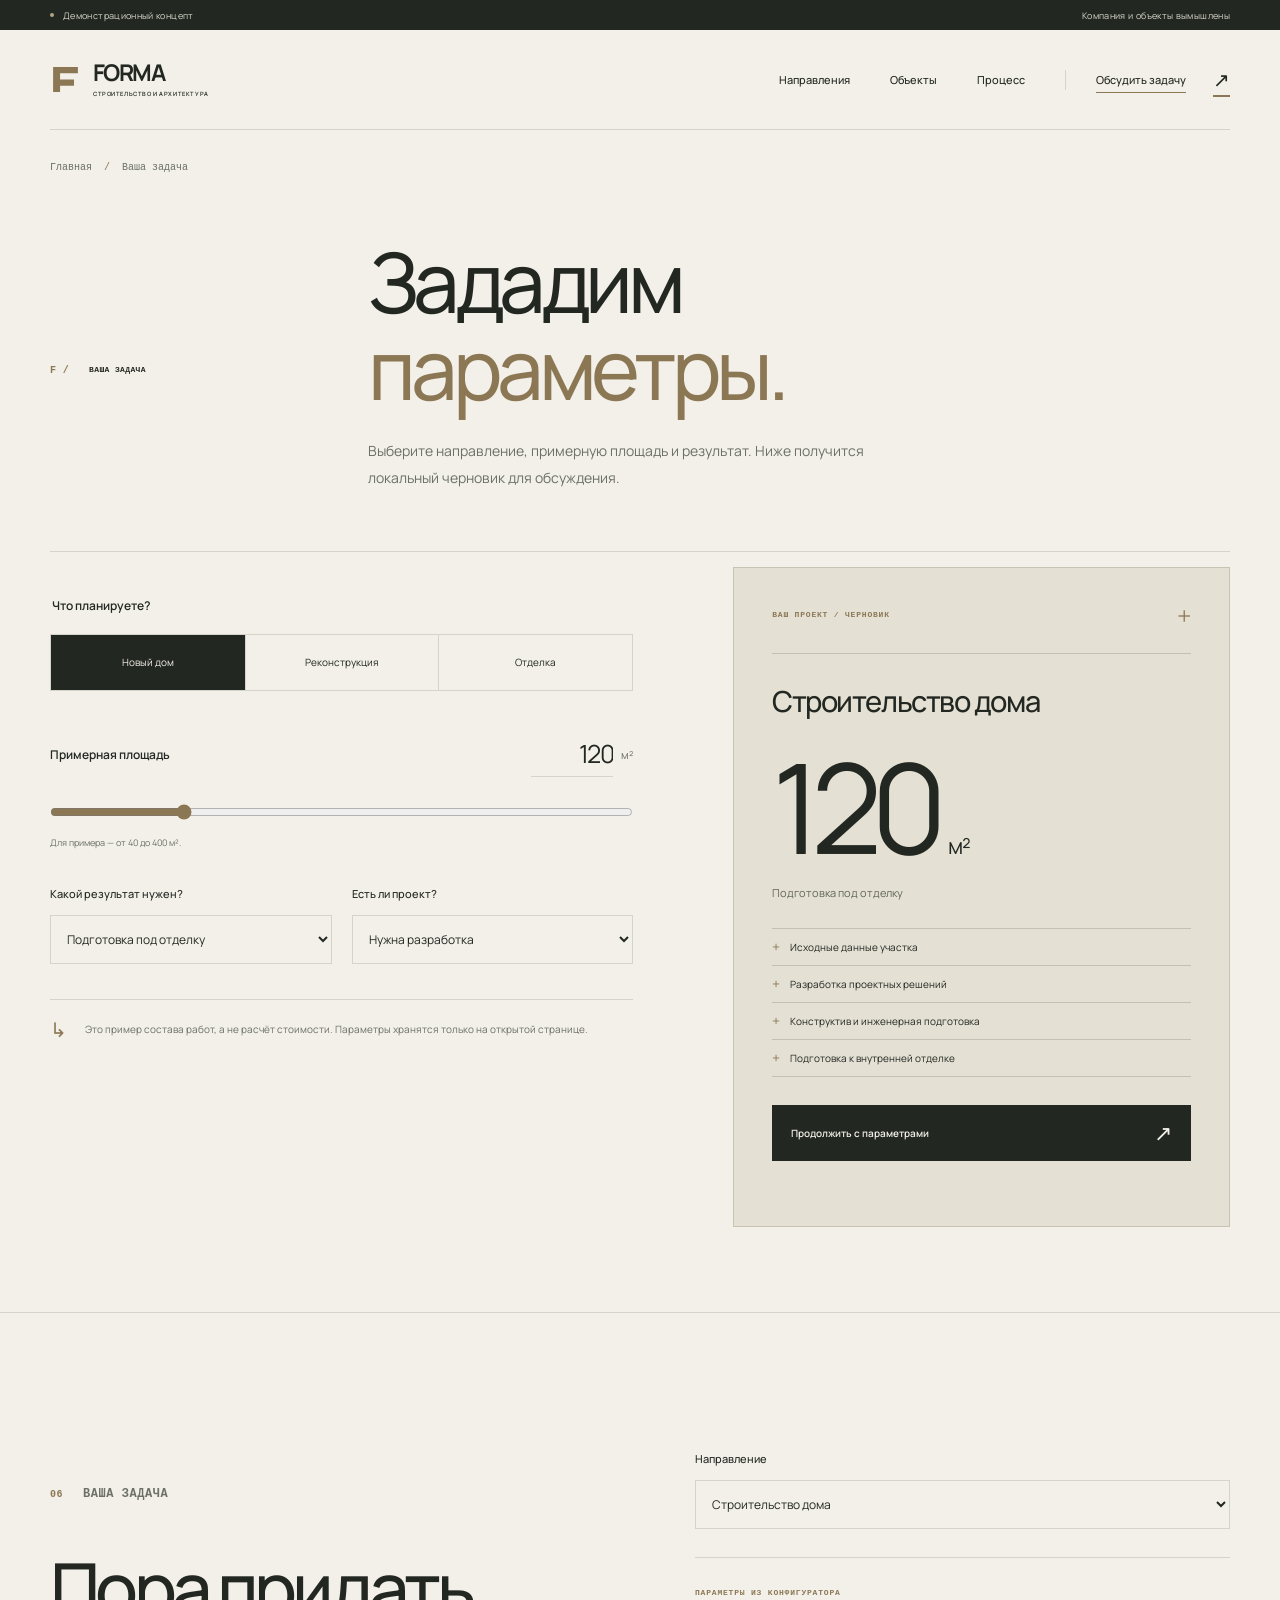
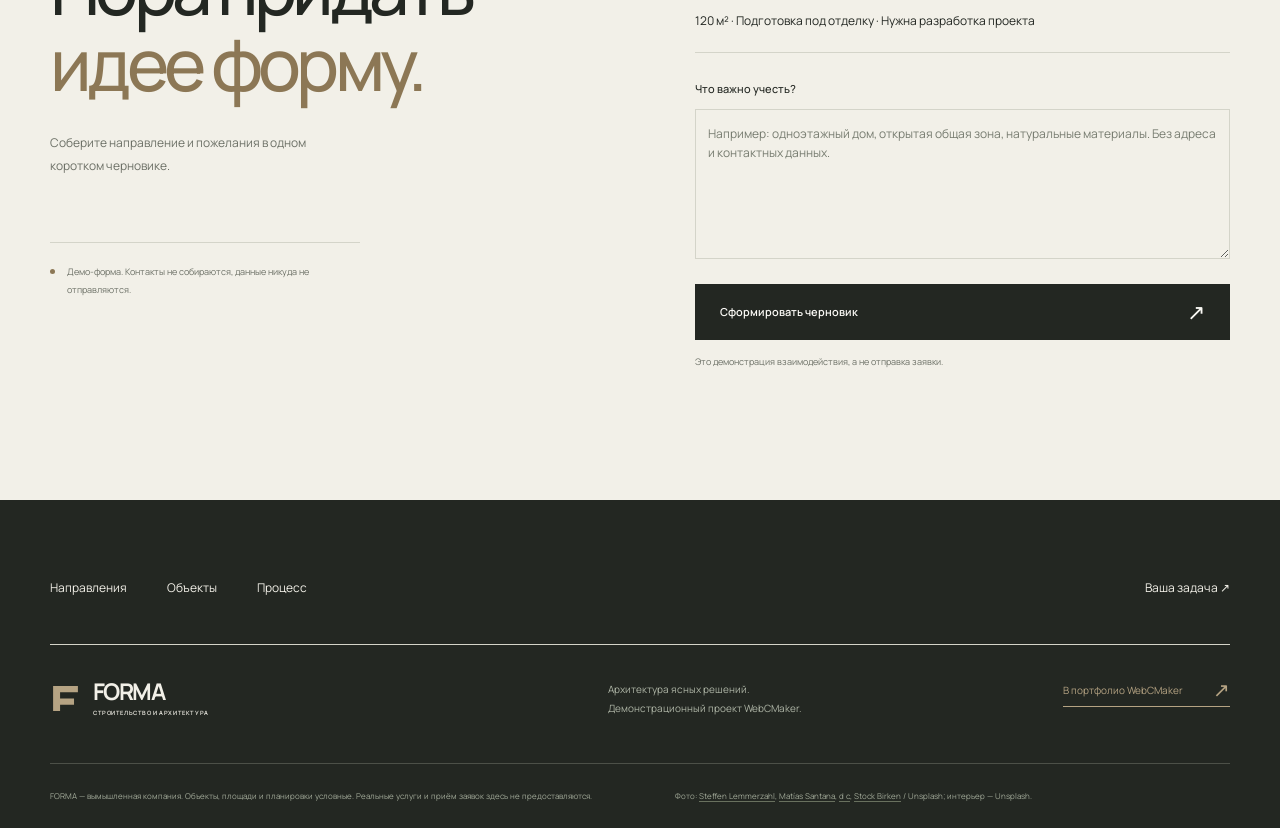
<file: projects/forma-construction/contact.html>
<!doctype html>
<html lang="ru"><head><meta charset="utf-8"><meta name="viewport" content="width=device-width, initial-scale=1"><meta name="theme-color" content="#F2F0E8"><meta name="description" content="Локальный конфигуратор проекта и демонстрационный черновик запроса. Контакты не собираются, данные не отправляются."><title>Ваша задача — FORMA</title><link rel="icon" href="favicon.svg?v=29" type="image/svg+xml"><link rel="preload" href="../../manrope-variable.woff2" as="font" type="font/woff2" crossorigin><link rel="stylesheet" href="styles.css?v=29"><link rel="stylesheet" href="pages.css?v=29"><script defer src="script.js?v=29"></script></head><body class="inner-page"><a class="skip-link" href="#main">К содержимому</a><div class="demo-strip"><div class="container"><span><i aria-hidden="true"></i>Демонстрационный концепт</span><span>Компания и объекты вымышлены</span></div></div><header class="site-header"><div class="container header-inner"><a class="brand" href="index.html" aria-label="FORMA — на главную"><svg viewBox="0 0 40 40" aria-hidden="true"><path d="M4 4h32v8H13v8h18v8H13v8H4Z" fill="currentColor"/></svg><span>FORMA<small>СТРОИТЕЛЬСТВО И АРХИТЕКТУРА</small></span></a><button class="menu-toggle" type="button" aria-expanded="false" aria-controls="site-nav" aria-label="Открыть меню" hidden><span></span><span></span></button><nav class="site-nav" id="site-nav" aria-label="Основная навигация"><a href="services.html">Направления</a><a href="projects.html">Объекты</a><a href="process.html">Процесс</a><a href="contact.html" aria-current="page" class="nav-cta">Обсудить задачу <span aria-hidden="true">↗</span></a></nav></div></header><main id="main"><div class="page-intro container"><nav class="breadcrumbs" aria-label="Хлебные крошки"><ol><li><a href="index.html">Главная</a></li><li><span aria-current="page">Ваша задача</span></li></ol></nav><div class="page-heading"><p class="section-label"><span>F /</span>ВАША ЗАДАЧА</p><div><h1>Зададим<br><em>параметры.</em></h1><p class="page-description">Выберите направление, примерную площадь и результат. Ниже получится локальный черновик для обсуждения.</p></div></div></div><section class="container contact-config content-section" id="configurator" aria-label="Конфигуратор проекта"><div class="config-layout">
      <div class="config-controls"><fieldset><legend>Что планируете?</legend><div class="service-choice"><label><input type="radio" name="scope" value="house" checked><span>Новый дом</span></label><label><input type="radio" name="scope" value="reconstruction"><span>Реконструкция</span></label><label><input type="radio" name="scope" value="finishing"><span>Отделка</span></label></div></fieldset><div class="area-heading"><label for="project-area">Примерная площадь</label><div><input id="project-area" type="number" min="40" max="400" step="1" value="120" inputmode="numeric" aria-describedby="area-help"><span>м²</span></div></div><input id="project-area-range" type="range" min="40" max="400" step="1" value="120" aria-label="Примерная площадь проекта"><p class="input-help" id="area-help">Для примера — от 40 до 400 м².</p><div class="config-selects"><label class="field"><span>Какой результат нужен?</span><select id="project-finish"><option value="prepared">Подготовка под отделку</option><option value="finished">Чистовая отделка</option><option value="complete">Комплексный проект</option></select></label><label class="field"><span>Есть ли проект?</span><select id="project-readiness"><option value="needed">Нужна разработка</option><option value="ready">Проект уже есть</option><option value="review">Нужна проверка проекта</option></select></label></div><p class="config-note"><span aria-hidden="true">↳</span>Это пример состава работ, а не расчёт стоимости. Параметры хранятся только на открытой странице.</p><noscript><p class="no-js-note">Для интерактивного подбора включите JavaScript. Ниже показан пример задачи для дома площадью 120 м².</p></noscript></div>
      <aside class="config-result" aria-labelledby="config-result-title"><div class="result-top"><span class="technical-label">ВАШ ПРОЕКТ / ЧЕРНОВИК</span><span class="result-cross" aria-hidden="true">+</span></div><h3 id="config-result-title">Строительство дома</h3><p class="result-area"><output id="area-output" for="project-area project-area-range">120</output><span>м²</span></p><p class="result-caption" id="finish-output">Подготовка под отделку</p><ul id="config-checklist"><li>Обсуждение исходных данных</li><li>Разработка проектных решений</li><li>Конструктив и инженерная подготовка</li><li>Подготовка к внутренней отделке</li></ul><button class="button button-light" type="button" id="use-configuration" disabled>Продолжить с параметрами <span aria-hidden="true">↗</span></button><p class="result-status" id="config-status" role="status" aria-live="polite"></p></aside>
    </div></section><section class="contact contact-page section-pad" id="contact" aria-labelledby="contact-title"><div class="container contact-layout"><div class="contact-intro"><p class="section-label"><span>06</span>ВАША ЗАДАЧА</p><h2 id="contact-title">Пора придать<br><em>идее форму.</em></h2><p>Соберите направление и пожелания в одном коротком черновике.</p><div class="contact-demo-note"><span class="accent-dot" aria-hidden="true"></span><p>Демо-форма. Контакты не собираются, данные никуда не отправляются.</p></div></div><form id="project-request" class="contact-form" method="dialog"><label class="field"><span>Направление</span><select id="request-service" name="service"><option value="house">Строительство дома</option><option value="reconstruction">Реконструкция</option><option value="finishing">Внутренняя отделка</option></select></label><div class="request-configuration"><span class="technical-label">ПАРАМЕТРЫ ИЗ КОНФИГУРАТОРА</span><output id="request-configuration">120 м² · Подготовка под отделку · Нужна разработка проекта</output></div><label class="field"><span>Что важно учесть?</span><textarea name="comment" id="request-comment" rows="4" maxlength="1200" placeholder="Например: одноэтажный дом, открытая общая зона, натуральные материалы. Без адреса и контактных данных."></textarea></label><button class="button button-dark" id="prepare-request" disabled type="button">Сформировать черновик <span aria-hidden="true">↗</span></button><p class="form-disclaimer">Это демонстрация взаимодействия, а не отправка заявки.</p><div class="request-result" id="request-result" role="status" aria-live="polite" tabindex="-1" hidden><h3>Демонстрация. Заявка не отправлена.</h3><p>Ваш черновик готов и виден только в этом окне.</p><pre id="request-summary"></pre><button class="copy-request" id="copy-request" type="button">Скопировать черновик <span aria-hidden="true">↗</span></button><span class="copy-status" id="copy-status" aria-live="polite"></span></div><noscript><p class="no-js-note">Для создания локального черновика нужен JavaScript. Без него форма не отправляет данные.</p></noscript></form></div></section></main><footer class="site-footer"><div class="container"><nav class="footer-links" aria-label="Навигация в подвале"><a href="services.html">Направления</a><a href="projects.html">Объекты</a><a href="process.html">Процесс</a><a href="contact.html">Ваша задача ↗</a></nav><div class="footer-main"><a class="brand" href="index.html" aria-label="FORMA — вернуться наверх"><svg viewBox="0 0 40 40" aria-hidden="true"><path d="M4 4h32v8H13v8h18v8H13v8H4Z" fill="currentColor"/></svg><span>FORMA<small>СТРОИТЕЛЬСТВО И АРХИТЕКТУРА</small></span></a><p>Архитектура ясных решений.<br>Демонстрационный проект WebCMaker.</p><a class="portfolio-link" href="../../projects.html">В портфолио WebCMaker <span aria-hidden="true">↗</span></a></div><div class="footer-note"><p>FORMA — вымышленная компания. Объекты, площади и планировки условные. Реальные услуги и приём заявок здесь не предоставляются.</p><p>Фото: <a href="https://unsplash.com/photos/a-construction-site-with-cranes-and-a-building-under-construction-jmWFNK7ZvbY" target="_blank" rel="noopener noreferrer">Steffen Lemmerzahl</a>, <a href="https://unsplash.com/photos/low-angle-photography-of-concrete-building-during-daytime-TUKYWkaNjmE" target="_blank" rel="noopener noreferrer">Matías Santana</a>, <a href="https://unsplash.com/photos/a-worker-pouring-concrete-onto-a-building-under-construction-t_LE6_crBkc" target="_blank" rel="noopener noreferrer">d c</a>, <a href="https://unsplash.com/photos/modern-house-elevated-above-lush-green-surroundings-Cmqa756jkDE" target="_blank" rel="noopener noreferrer">Stock Birken</a> / Unsplash; интерьер — Unsplash.</p></div></div></footer></body></html>
</file>
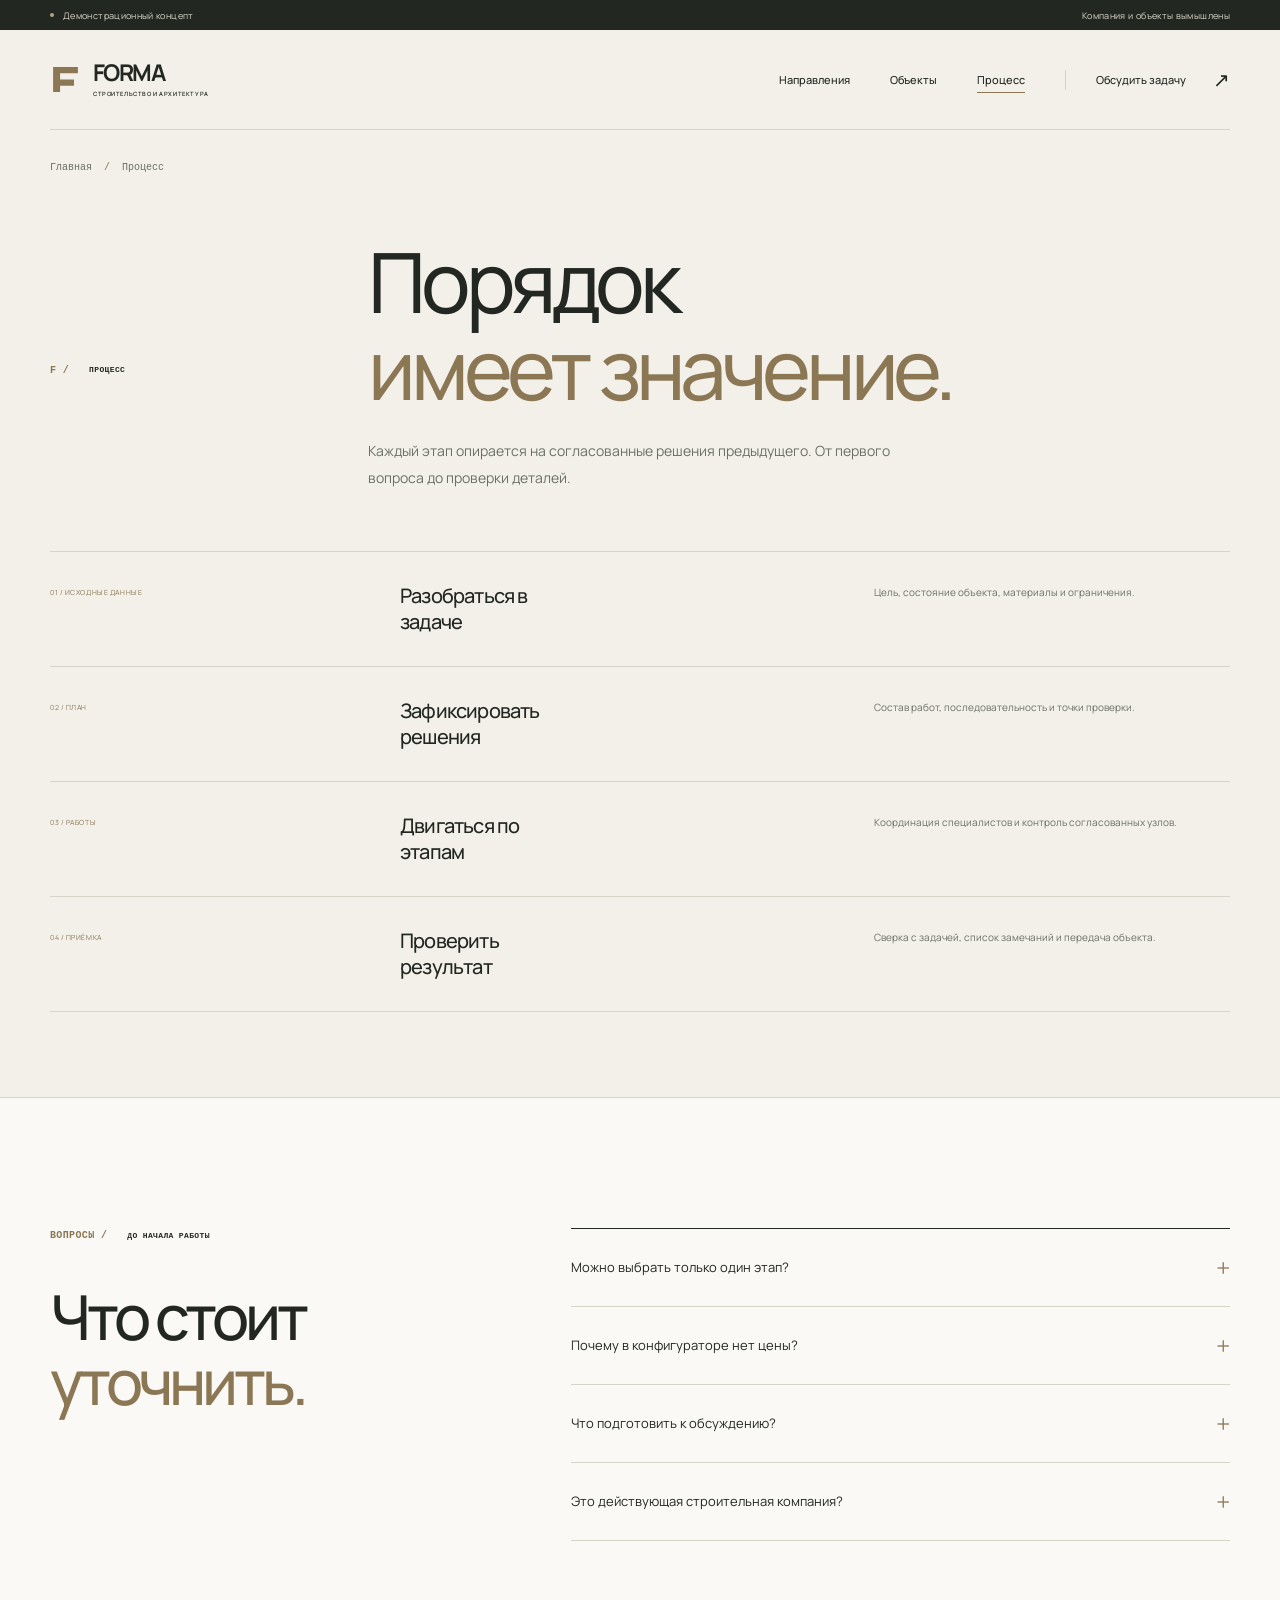
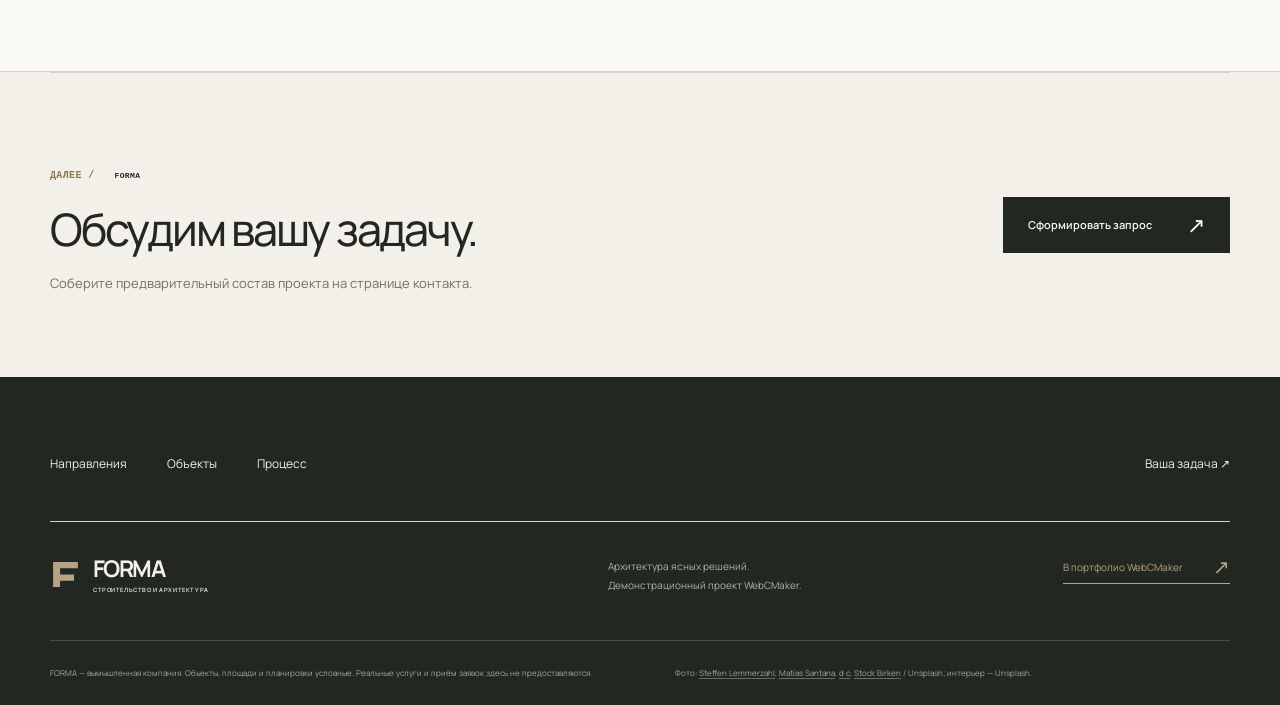
<file: projects/forma-construction/process.html>
<!doctype html>
<html lang="ru"><head><meta charset="utf-8"><meta name="viewport" content="width=device-width, initial-scale=1"><meta name="theme-color" content="#F2F0E8"><meta name="description" content="Последовательность работы и ответы на вопросы о составе задачи, исходных данных и демонстрационном сайте."><title>Процесс — FORMA</title><link rel="icon" href="favicon.svg?v=29" type="image/svg+xml"><link rel="preload" href="../../manrope-variable.woff2" as="font" type="font/woff2" crossorigin><link rel="stylesheet" href="styles.css?v=29"><link rel="stylesheet" href="pages.css?v=29"><script defer src="script.js?v=29"></script></head><body class="inner-page"><a class="skip-link" href="#main">К содержимому</a><div class="demo-strip"><div class="container"><span><i aria-hidden="true"></i>Демонстрационный концепт</span><span>Компания и объекты вымышлены</span></div></div><header class="site-header"><div class="container header-inner"><a class="brand" href="index.html" aria-label="FORMA — на главную"><svg viewBox="0 0 40 40" aria-hidden="true"><path d="M4 4h32v8H13v8h18v8H13v8H4Z" fill="currentColor"/></svg><span>FORMA<small>СТРОИТЕЛЬСТВО И АРХИТЕКТУРА</small></span></a><button class="menu-toggle" type="button" aria-expanded="false" aria-controls="site-nav" aria-label="Открыть меню" hidden><span></span><span></span></button><nav class="site-nav" id="site-nav" aria-label="Основная навигация"><a href="services.html">Направления</a><a href="projects.html">Объекты</a><a href="process.html" aria-current="page">Процесс</a><a href="contact.html" class="nav-cta">Обсудить задачу <span aria-hidden="true">↗</span></a></nav></div></header><main id="main"><div class="page-intro container"><nav class="breadcrumbs" aria-label="Хлебные крошки"><ol><li><a href="index.html">Главная</a></li><li><span aria-current="page">Процесс</span></li></ol></nav><div class="page-heading"><p class="section-label"><span>F /</span>ПРОЦЕСС</p><div><h1>Порядок<br><em>имеет значение.</em></h1><p class="page-description">Каждый этап опирается на согласованные решения предыдущего. От первого вопроса до проверки деталей.</p></div></div></div><section class="process process-page container content-section" id="process"><ol class="process-list"><li><span>01 / ИСХОДНЫЕ ДАННЫЕ</span><h3>Разобраться в задаче</h3><p>Цель, состояние объекта, материалы и ограничения.</p></li><li><span>02 / ПЛАН</span><h3>Зафиксировать решения</h3><p>Состав работ, последовательность и точки проверки.</p></li><li><span>03 / РАБОТЫ</span><h3>Двигаться по этапам</h3><p>Координация специалистов и контроль согласованных узлов.</p></li><li><span>04 / ПРИЁМКА</span><h3>Проверить результат</h3><p>Сверка с задачей, список замечаний и передача объекта.</p></li></ol></section><section class="faq section-pad"><div class="container faq-layout"><div><p class="section-label"><span>ВОПРОСЫ /</span>ДО НАЧАЛА РАБОТЫ</p><h2>Что стоит<br><em>уточнить.</em></h2></div><div class="faq-list"><details><summary>Можно выбрать только один этап?<span aria-hidden="true">+</span></summary><p>Да. Направления разделены: можно сформировать задачу на конструктив, реконструкцию или отделку.</p></details><details><summary>Почему в конфигураторе нет цены?<span aria-hidden="true">+</span></summary><p>Он помогает описать объём. Для оценки нужны исходные данные, проект и согласованный состав работ. В демо реальные цены не заявлены.</p></details><details><summary>Что подготовить к обсуждению?<span aria-hidden="true">+</span></summary><p>Примерную площадь, желаемый результат, информацию о текущем состоянии объекта и имеющиеся проектные материалы.</p></details><details><summary>Это действующая строительная компания?<span aria-hidden="true">+</span></summary><p>Нет. FORMA — учебный концепт сайта. Компания, объекты и характеристики вымышлены; форма ничего не отправляет.</p></details></div></div></section><section class="link-banner container"><div><p class="section-label"><span>ДАЛЕЕ /</span>FORMA</p><h2>Обсудим вашу задачу.</h2><p>Соберите предварительный состав проекта на странице контакта.</p></div><a class="button button-dark" href="contact.html">Сформировать запрос<span aria-hidden="true">↗</span></a></section></main><footer class="site-footer"><div class="container"><nav class="footer-links" aria-label="Навигация в подвале"><a href="services.html">Направления</a><a href="projects.html">Объекты</a><a href="process.html">Процесс</a><a href="contact.html">Ваша задача ↗</a></nav><div class="footer-main"><a class="brand" href="index.html" aria-label="FORMA — вернуться наверх"><svg viewBox="0 0 40 40" aria-hidden="true"><path d="M4 4h32v8H13v8h18v8H13v8H4Z" fill="currentColor"/></svg><span>FORMA<small>СТРОИТЕЛЬСТВО И АРХИТЕКТУРА</small></span></a><p>Архитектура ясных решений.<br>Демонстрационный проект WebCMaker.</p><a class="portfolio-link" href="../../projects.html">В портфолио WebCMaker <span aria-hidden="true">↗</span></a></div><div class="footer-note"><p>FORMA — вымышленная компания. Объекты, площади и планировки условные. Реальные услуги и приём заявок здесь не предоставляются.</p><p>Фото: <a href="https://unsplash.com/photos/a-construction-site-with-cranes-and-a-building-under-construction-jmWFNK7ZvbY" target="_blank" rel="noopener noreferrer">Steffen Lemmerzahl</a>, <a href="https://unsplash.com/photos/low-angle-photography-of-concrete-building-during-daytime-TUKYWkaNjmE" target="_blank" rel="noopener noreferrer">Matías Santana</a>, <a href="https://unsplash.com/photos/a-worker-pouring-concrete-onto-a-building-under-construction-t_LE6_crBkc" target="_blank" rel="noopener noreferrer">d c</a>, <a href="https://unsplash.com/photos/modern-house-elevated-above-lush-green-surroundings-Cmqa756jkDE" target="_blank" rel="noopener noreferrer">Stock Birken</a> / Unsplash; интерьер — Unsplash.</p></div></div></footer></body></html>
</file>
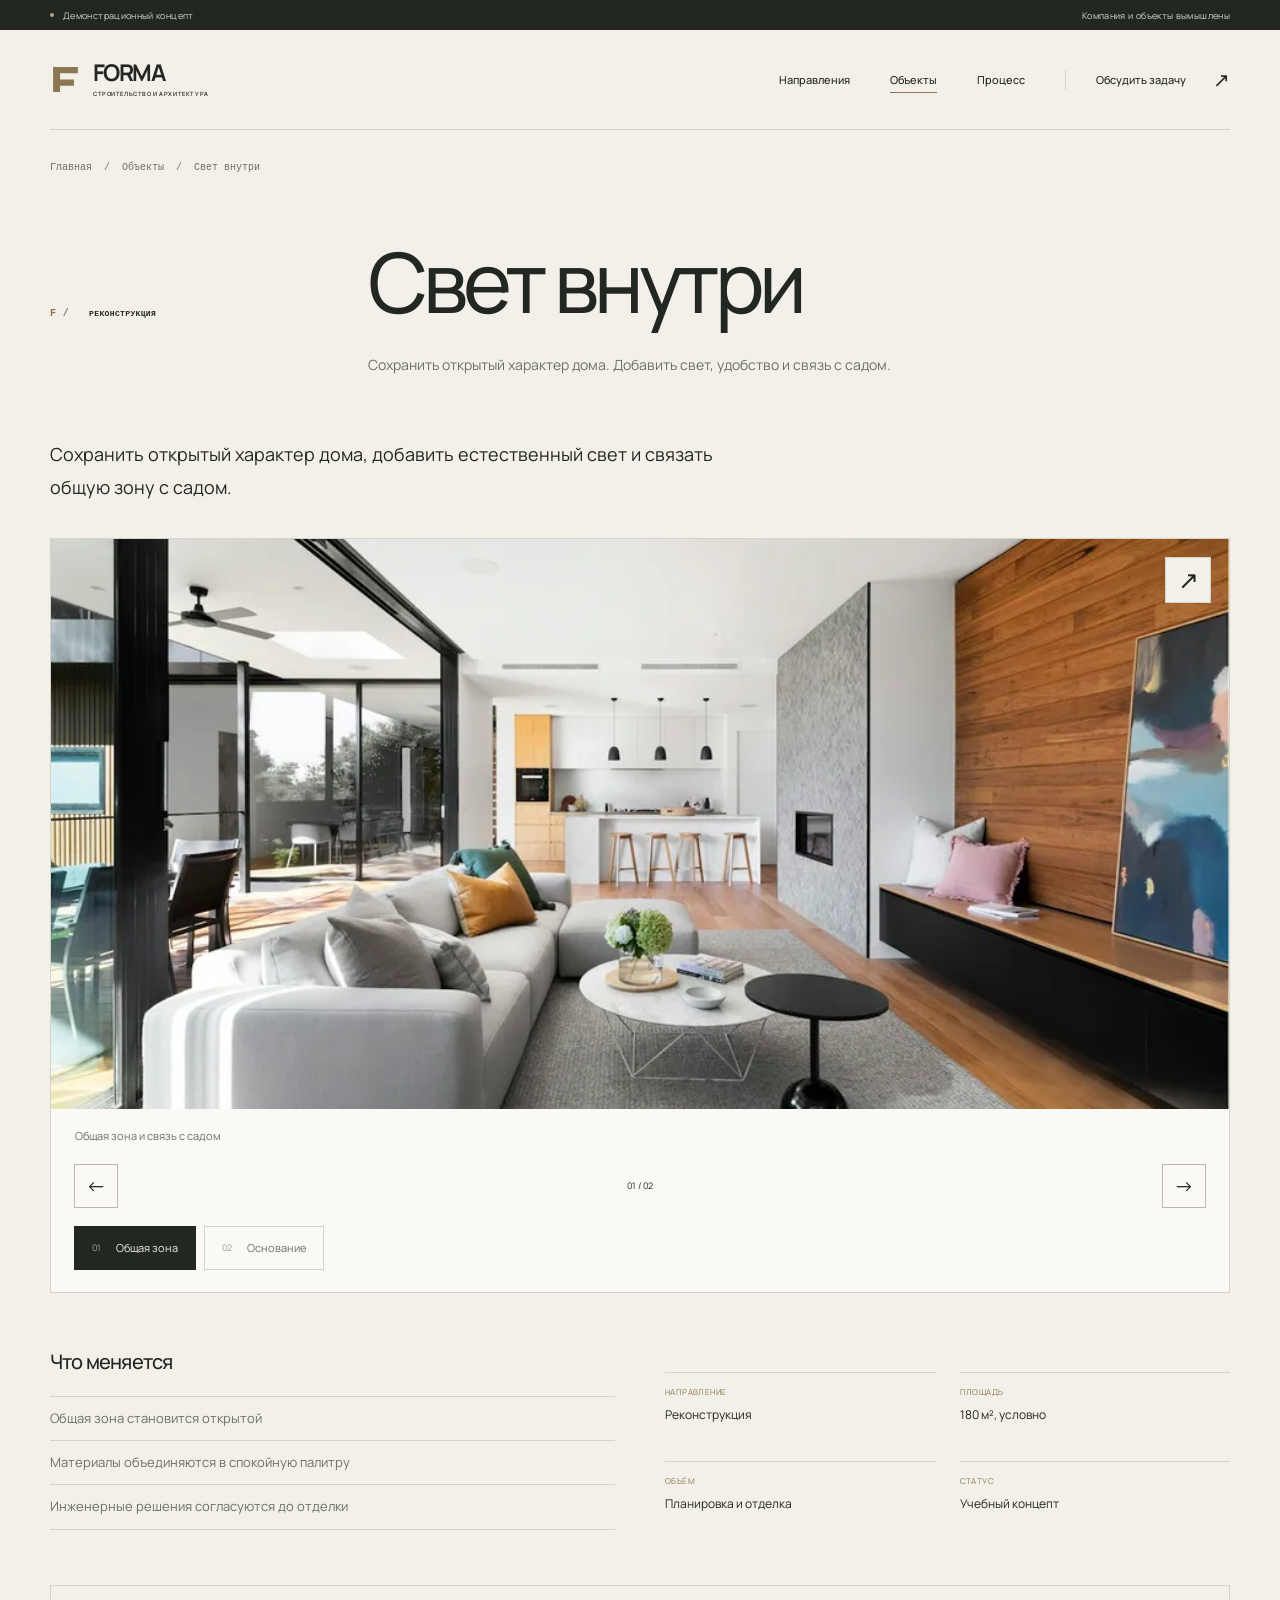
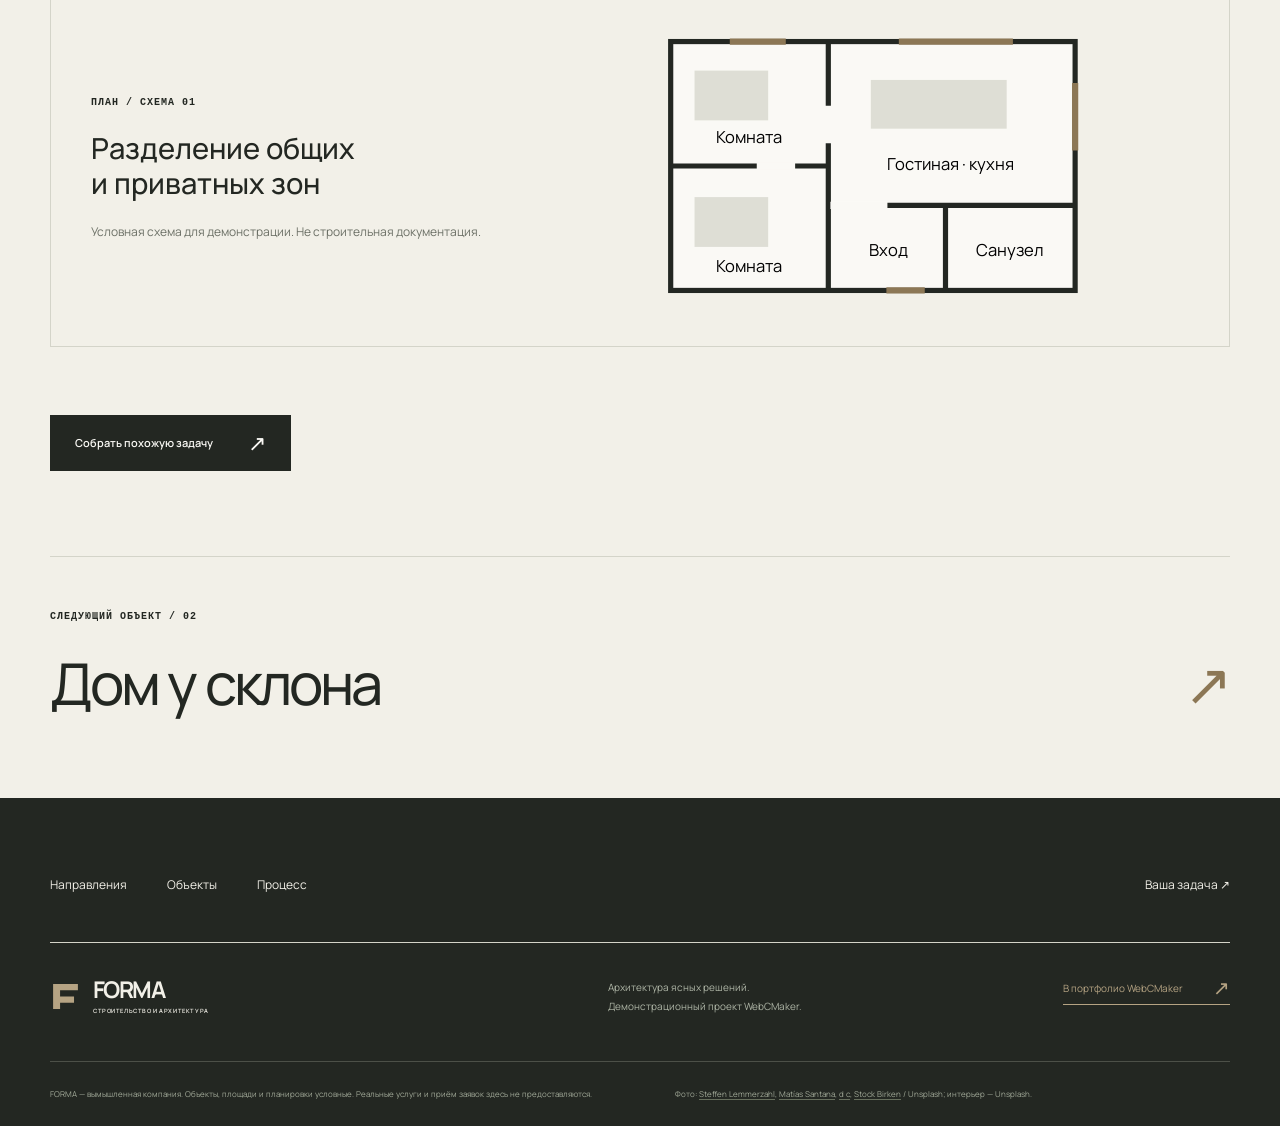
<file: projects/forma-construction/project-light.html>
<!doctype html>
<html lang="ru"><head><meta charset="utf-8"><meta name="viewport" content="width=device-width, initial-scale=1"><meta name="theme-color" content="#F2F0E8"><meta name="description" content="Демонстрационное досье реконструкции жилого пространства: состав работ, фотогалерея и условная планировка."><title>Свет внутри — FORMA</title><link rel="icon" href="favicon.svg?v=29" type="image/svg+xml"><link rel="preload" href="../../manrope-variable.woff2" as="font" type="font/woff2" crossorigin><link rel="stylesheet" href="styles.css?v=29"><link rel="stylesheet" href="pages.css?v=29"><script defer src="script.js?v=29"></script></head><body class="inner-page"><a class="skip-link" href="#main">К содержимому</a><div class="demo-strip"><div class="container"><span><i aria-hidden="true"></i>Демонстрационный концепт</span><span>Компания и объекты вымышлены</span></div></div><header class="site-header"><div class="container header-inner"><a class="brand" href="index.html" aria-label="FORMA — на главную"><svg viewBox="0 0 40 40" aria-hidden="true"><path d="M4 4h32v8H13v8h18v8H13v8H4Z" fill="currentColor"/></svg><span>FORMA<small>СТРОИТЕЛЬСТВО И АРХИТЕКТУРА</small></span></a><button class="menu-toggle" type="button" aria-expanded="false" aria-controls="site-nav" aria-label="Открыть меню" hidden><span></span><span></span></button><nav class="site-nav" id="site-nav" aria-label="Основная навигация"><a href="services.html">Направления</a><a href="projects.html" aria-current="page">Объекты</a><a href="process.html">Процесс</a><a href="contact.html" class="nav-cta">Обсудить задачу <span aria-hidden="true">↗</span></a></nav></div></header><main id="main"><div class="page-intro container"><nav class="breadcrumbs" aria-label="Хлебные крошки"><ol><li><a href="index.html">Главная</a></li><li><a href="projects.html">Объекты</a></li><li><span aria-current="page">Свет внутри</span></li></ol></nav><div class="page-heading"><p class="section-label"><span>F /</span>РЕКОНСТРУКЦИЯ</p><div><h1>Свет внутри</h1><p class="page-description">Сохранить открытый характер дома. Добавить свет, удобство и связь с садом.</p></div></div></div><article class="dossier container content-section"><div class="case-content" data-case-name="Свет внутри" data-case-kind="Реконструкция / демонстрационный проект">
          <p class="case-intro">Сохранить открытый характер дома, добавить естественный свет и связать общую зону с садом.</p>
          <div class="case-gallery" data-gallery="light" tabindex="0" aria-label="Галерея проекта Свет внутри"><figure><img data-gallery-image src="forma-interior.webp" width="960" height="653" alt="Светлая общая зона с натуральными материалами" loading="lazy" decoding="async"><figcaption data-gallery-caption>Визуальное направление: общая зона</figcaption></figure><div class="gallery-navigation" hidden><button type="button" data-gallery-step="-1" aria-label="Предыдущее изображение">←</button><span data-gallery-count aria-live="polite">01 / 02</span><button type="button" data-gallery-step="1" aria-label="Следующее изображение">→</button></div><nav class="gallery-thumbs" aria-label="Изображения проекта"><a href="forma-interior.webp" data-gallery-index="0" aria-current="true"><span>01</span>Общая зона</a><a href="forma-concrete.webp" data-gallery-index="1"><span>02</span>Основание</a></nav></div>
          <div class="case-details"><div><h3>Что меняется</h3><ul class="scope-list"><li>Общая зона становится открытой</li><li>Материалы объединяются в спокойную палитру</li><li>Инженерные решения согласуются до отделки</li></ul></div><dl class="spec-grid"><div><dt>Направление</dt><dd>Реконструкция</dd></div><div><dt>Площадь</dt><dd>180 м², условно</dd></div><div><dt>Объём</dt><dd>Планировка и отделка</dd></div><div><dt>Статус</dt><dd>Учебный концепт</dd></div></dl></div>
          <div class="plan-sheet"><div><span class="technical-label">ПЛАН / СХЕМА 01</span><h3>Разделение общих<br>и приватных зон</h3><p>Условная схема для демонстрации. Не строительная документация.</p></div><svg viewBox="0 0 420 270" role="img" aria-label="Условная планировка: гостиная, кухня, две комнаты и вход"><rect x="15" y="15" width="390" height="240" fill="#faf9f5" stroke="#232722" stroke-width="5"/><path d="M167 15V255M15 135H167M167 173H405M280 173V255" stroke="#232722" stroke-width="5"/><path d="M72 15H126M235 15H345M405 55V120M223 255H260" stroke="#8c7755" stroke-width="6"/><path d="M169 173H224M167 77V113M98 135H135" stroke="#faf9f5" stroke-width="7"/><rect x="208" y="52" width="131" height="47" fill="#deded5"/><rect x="38" y="43" width="71" height="48" fill="#deded5"/><rect x="38" y="165" width="71" height="48" fill="#deded5"/><text x="91" y="113" text-anchor="middle">Комната</text><text x="91" y="237" text-anchor="middle">Комната</text><text x="285" y="139" text-anchor="middle">Гостиная · кухня</text><text x="225" y="222" text-anchor="middle">Вход</text><text x="342" y="222" text-anchor="middle">Санузел</text></svg></div>
          <a class="button button-dark" href="contact.html?scope=reconstruction&amp;area=180#configurator" data-case-area="180">Собрать похожую задачу <span aria-hidden="true">↗</span></a>
        </div></article><section class="next-project container"><span class="technical-label">СЛЕДУЮЩИЙ ОБЪЕКТ / 02</span><a href="project-slope.html">Дом у склона <span aria-hidden="true">↗</span></a></section></main><footer class="site-footer"><div class="container"><nav class="footer-links" aria-label="Навигация в подвале"><a href="services.html">Направления</a><a href="projects.html">Объекты</a><a href="process.html">Процесс</a><a href="contact.html">Ваша задача ↗</a></nav><div class="footer-main"><a class="brand" href="index.html" aria-label="FORMA — вернуться наверх"><svg viewBox="0 0 40 40" aria-hidden="true"><path d="M4 4h32v8H13v8h18v8H13v8H4Z" fill="currentColor"/></svg><span>FORMA<small>СТРОИТЕЛЬСТВО И АРХИТЕКТУРА</small></span></a><p>Архитектура ясных решений.<br>Демонстрационный проект WebCMaker.</p><a class="portfolio-link" href="../../projects.html">В портфолио WebCMaker <span aria-hidden="true">↗</span></a></div><div class="footer-note"><p>FORMA — вымышленная компания. Объекты, площади и планировки условные. Реальные услуги и приём заявок здесь не предоставляются.</p><p>Фото: <a href="https://unsplash.com/photos/a-construction-site-with-cranes-and-a-building-under-construction-jmWFNK7ZvbY" target="_blank" rel="noopener noreferrer">Steffen Lemmerzahl</a>, <a href="https://unsplash.com/photos/low-angle-photography-of-concrete-building-during-daytime-TUKYWkaNjmE" target="_blank" rel="noopener noreferrer">Matías Santana</a>, <a href="https://unsplash.com/photos/a-worker-pouring-concrete-onto-a-building-under-construction-t_LE6_crBkc" target="_blank" rel="noopener noreferrer">d c</a>, <a href="https://unsplash.com/photos/modern-house-elevated-above-lush-green-surroundings-Cmqa756jkDE" target="_blank" rel="noopener noreferrer">Stock Birken</a> / Unsplash; интерьер — Unsplash.</p></div></div></footer></body></html>
</file>
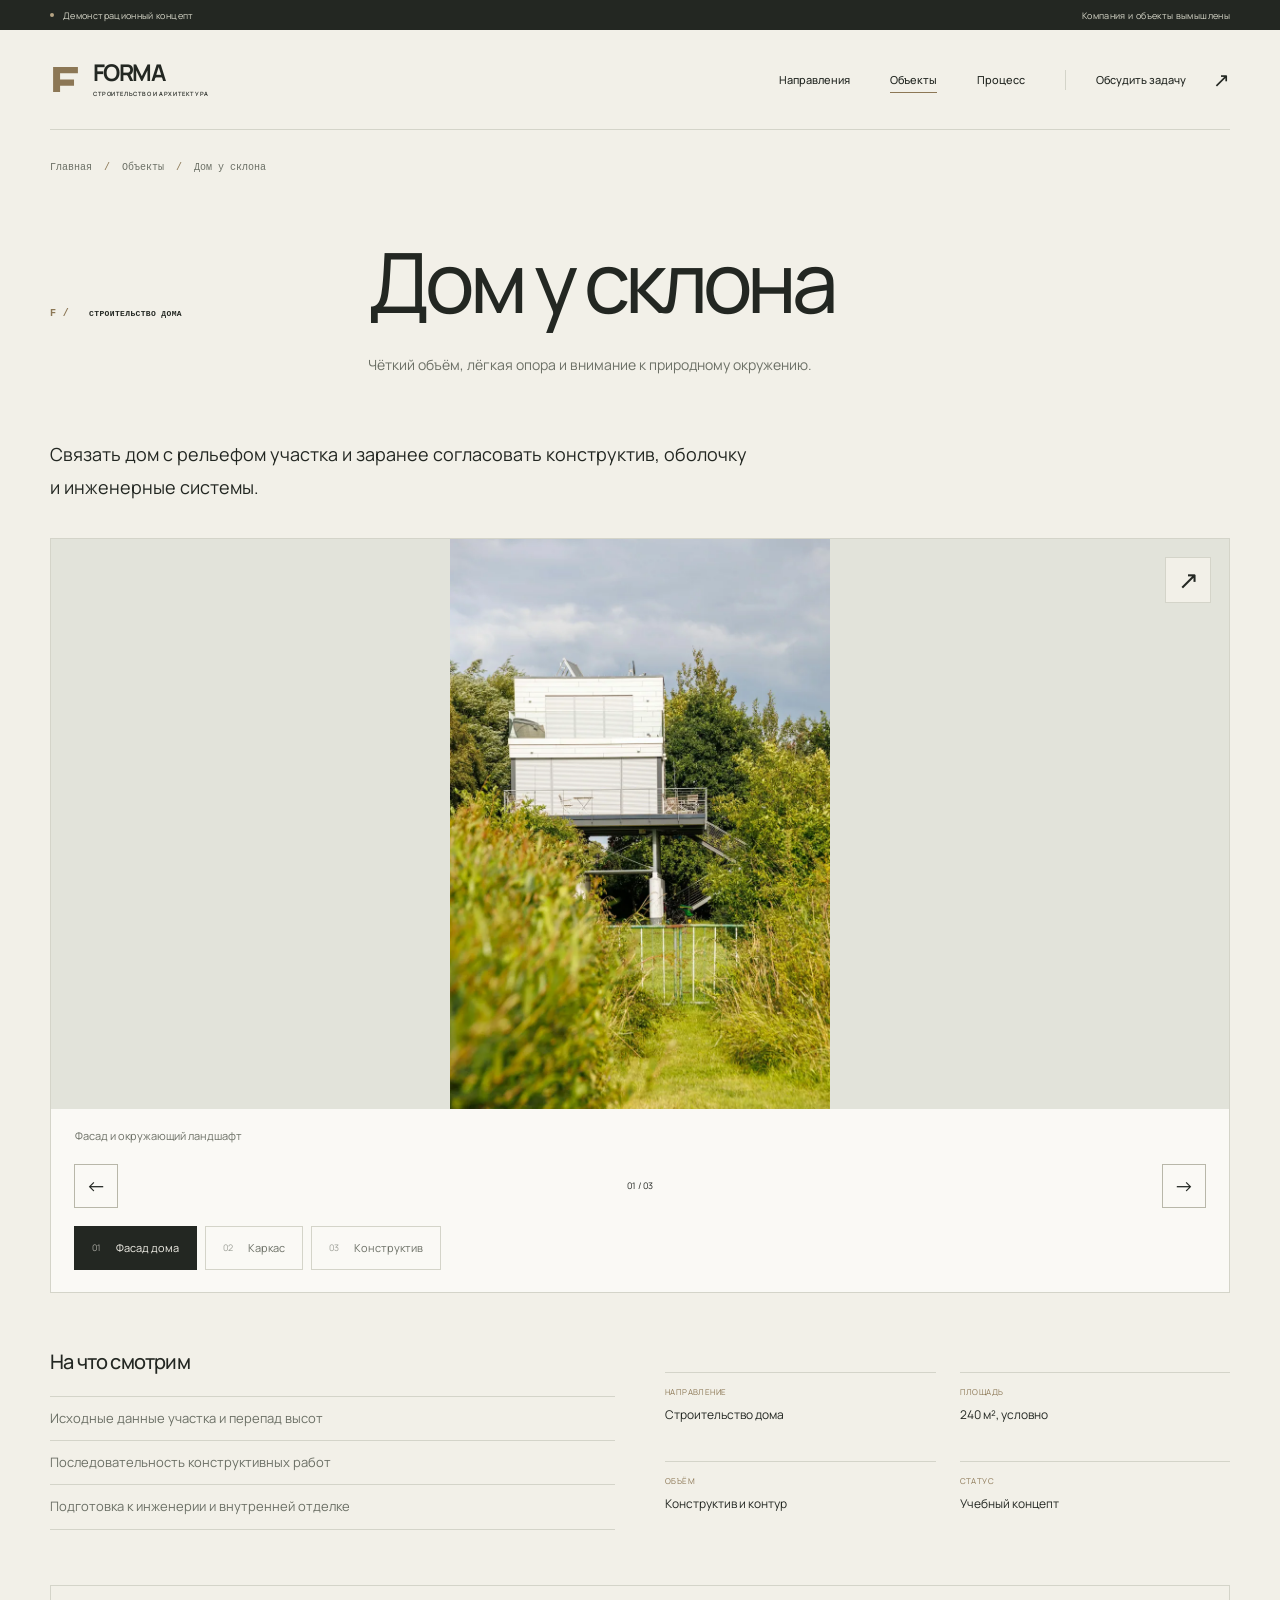
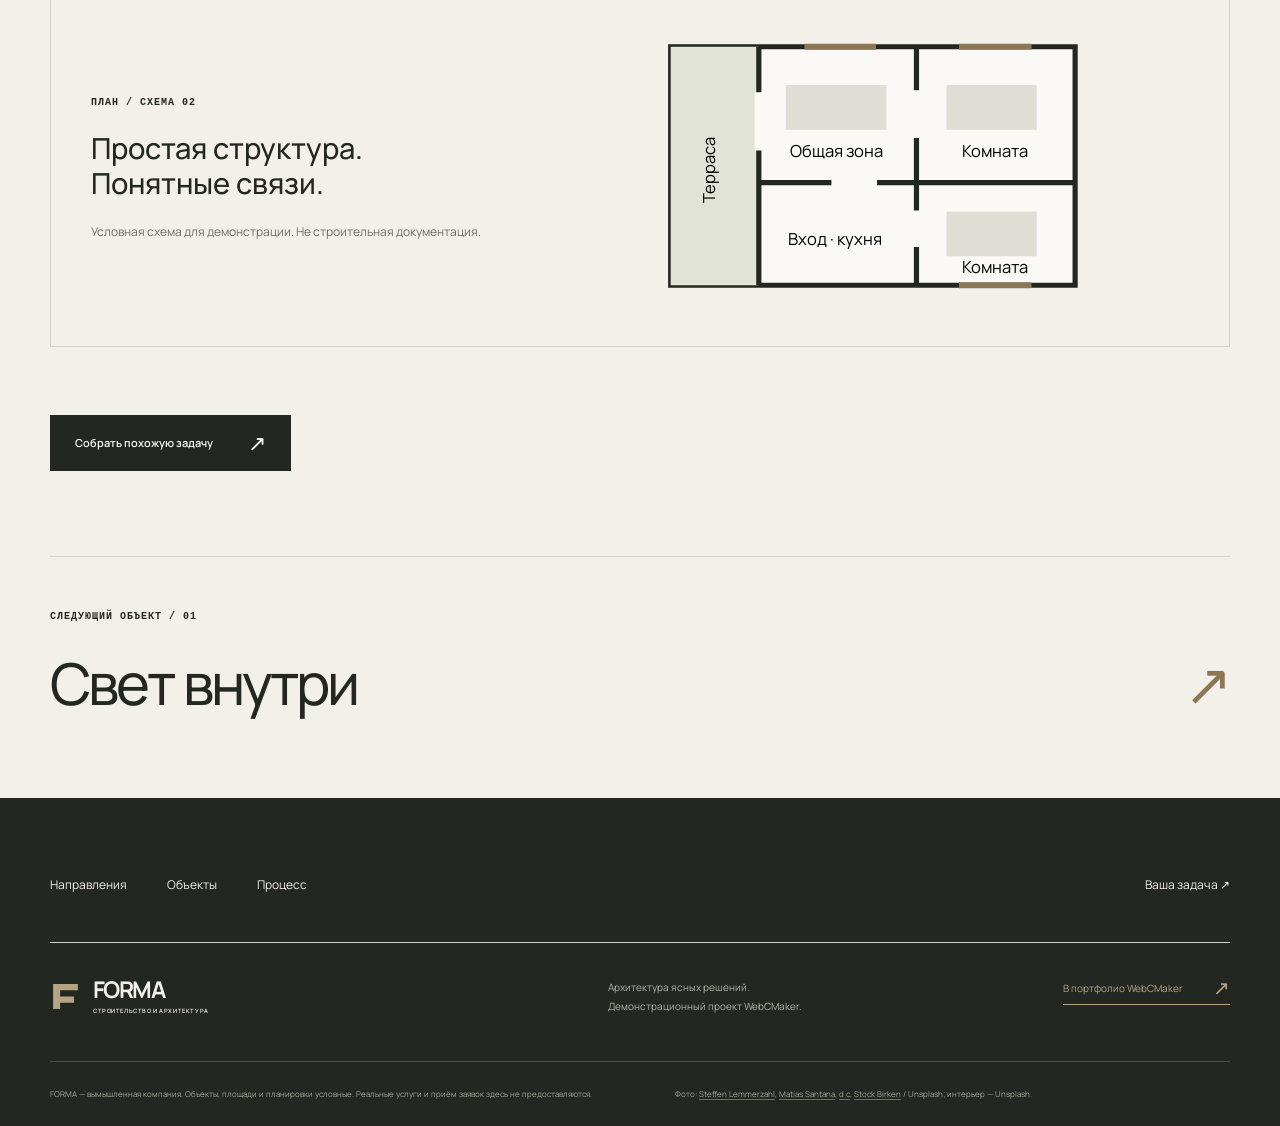
<file: projects/forma-construction/project-slope.html>
<!doctype html>
<html lang="ru"><head><meta charset="utf-8"><meta name="viewport" content="width=device-width, initial-scale=1"><meta name="theme-color" content="#F2F0E8"><meta name="description" content="Демонстрационное досье современного дома: особенности рельефа, состав работ, фотогалерея и условная планировка."><title>Дом у склона — FORMA</title><link rel="icon" href="favicon.svg?v=29" type="image/svg+xml"><link rel="preload" href="../../manrope-variable.woff2" as="font" type="font/woff2" crossorigin><link rel="stylesheet" href="styles.css?v=29"><link rel="stylesheet" href="pages.css?v=29"><script defer src="script.js?v=29"></script></head><body class="inner-page"><a class="skip-link" href="#main">К содержимому</a><div class="demo-strip"><div class="container"><span><i aria-hidden="true"></i>Демонстрационный концепт</span><span>Компания и объекты вымышлены</span></div></div><header class="site-header"><div class="container header-inner"><a class="brand" href="index.html" aria-label="FORMA — на главную"><svg viewBox="0 0 40 40" aria-hidden="true"><path d="M4 4h32v8H13v8h18v8H13v8H4Z" fill="currentColor"/></svg><span>FORMA<small>СТРОИТЕЛЬСТВО И АРХИТЕКТУРА</small></span></a><button class="menu-toggle" type="button" aria-expanded="false" aria-controls="site-nav" aria-label="Открыть меню" hidden><span></span><span></span></button><nav class="site-nav" id="site-nav" aria-label="Основная навигация"><a href="services.html">Направления</a><a href="projects.html" aria-current="page">Объекты</a><a href="process.html">Процесс</a><a href="contact.html" class="nav-cta">Обсудить задачу <span aria-hidden="true">↗</span></a></nav></div></header><main id="main"><div class="page-intro container"><nav class="breadcrumbs" aria-label="Хлебные крошки"><ol><li><a href="index.html">Главная</a></li><li><a href="projects.html">Объекты</a></li><li><span aria-current="page">Дом у склона</span></li></ol></nav><div class="page-heading"><p class="section-label"><span>F /</span>СТРОИТЕЛЬСТВО ДОМА</p><div><h1>Дом у склона</h1><p class="page-description">Чёткий объём, лёгкая опора и внимание к природному окружению.</p></div></div></div><article class="dossier container content-section"><div class="case-content" data-case-name="Дом у склона" data-case-kind="Новое строительство / демонстрационный проект">
          <p class="case-intro">Связать дом с рельефом участка и заранее согласовать конструктив, оболочку и инженерные системы.</p>
          <div class="case-gallery" data-gallery="slope" tabindex="0" aria-label="Галерея проекта Дом у склона"><figure><img data-gallery-image src="../../forma-house.webp" srcset="../../forma-house-small.webp 640w, ../../forma-house.webp 800w" sizes="(max-width: 600px) calc(100vw - 60px), 900px" width="800" height="1200" style="object-fit:contain" alt="Современный светлый дом на стальных опорах среди деревьев" loading="lazy" decoding="async"><figcaption data-gallery-caption>Визуальное направление: дом и рельеф</figcaption></figure><div class="gallery-navigation" hidden><button type="button" data-gallery-step="-1" aria-label="Предыдущее изображение">←</button><span data-gallery-count aria-live="polite">01 / 03</span><button type="button" data-gallery-step="1" aria-label="Следующее изображение">→</button></div><nav class="gallery-thumbs" aria-label="Изображения проекта"><a href="../../forma-house.webp" data-gallery-index="0" aria-current="true"><span>01</span>Фасад дома</a><a href="forma-building.webp" data-gallery-index="1"><span>02</span>Каркас</a><a href="forma-structure.webp" data-gallery-index="2"><span>03</span>Конструктив</a></nav></div>
          <div class="case-details"><div><h3>На что смотрим</h3><ul class="scope-list"><li>Исходные данные участка и перепад высот</li><li>Последовательность конструктивных работ</li><li>Подготовка к инженерии и внутренней отделке</li></ul></div><dl class="spec-grid"><div><dt>Направление</dt><dd>Строительство дома</dd></div><div><dt>Площадь</dt><dd>240 м², условно</dd></div><div><dt>Объём</dt><dd>Конструктив и контур</dd></div><div><dt>Статус</dt><dd>Учебный концепт</dd></div></dl></div>
          <div class="plan-sheet"><div><span class="technical-label">ПЛАН / СХЕМА 02</span><h3>Простая структура.<br>Понятные связи.</h3><p>Условная схема для демонстрации. Не строительная документация.</p></div><svg viewBox="0 0 420 270" role="img" aria-label="Условная планировка дома: терраса, общая зона и приватные комнаты"><path d="M15 20H405V250H15Z" fill="#faf9f5" stroke="#232722" stroke-width="5"/><rect x="15" y="20" width="85" height="230" fill="#e1e3d6"/><path d="M100 20V250M100 151H405M252 20V151M252 151V250" stroke="#232722" stroke-width="5"/><path d="M100 64V120M170 151H214M252 62V108M252 178V213" stroke="#faf9f5" stroke-width="8"/><path d="M144 20H213M293 20H363M293 250H363" stroke="#8c7755" stroke-width="6"/><rect x="126" y="57" width="97" height="43" fill="#deded5"/><rect x="281" y="57" width="87" height="43" fill="#deded5"/><rect x="281" y="179" width="87" height="43" fill="#deded5"/><text x="58" y="139" text-anchor="middle" transform="rotate(-90 58 139)">Терраса</text><text x="175" y="126" text-anchor="middle">Общая зона</text><text x="328" y="126" text-anchor="middle">Комната</text><text x="173" y="211" text-anchor="middle">Вход · кухня</text><text x="328" y="238" text-anchor="middle">Комната</text></svg></div>
          <a class="button button-dark" href="contact.html?scope=house&amp;area=240#configurator" data-case-area="240">Собрать похожую задачу <span aria-hidden="true">↗</span></a>
        </div></article><section class="next-project container"><span class="technical-label">СЛЕДУЮЩИЙ ОБЪЕКТ / 01</span><a href="project-light.html">Свет внутри <span aria-hidden="true">↗</span></a></section></main><footer class="site-footer"><div class="container"><nav class="footer-links" aria-label="Навигация в подвале"><a href="services.html">Направления</a><a href="projects.html">Объекты</a><a href="process.html">Процесс</a><a href="contact.html">Ваша задача ↗</a></nav><div class="footer-main"><a class="brand" href="index.html" aria-label="FORMA — вернуться наверх"><svg viewBox="0 0 40 40" aria-hidden="true"><path d="M4 4h32v8H13v8h18v8H13v8H4Z" fill="currentColor"/></svg><span>FORMA<small>СТРОИТЕЛЬСТВО И АРХИТЕКТУРА</small></span></a><p>Архитектура ясных решений.<br>Демонстрационный проект WebCMaker.</p><a class="portfolio-link" href="../../projects.html">В портфолио WebCMaker <span aria-hidden="true">↗</span></a></div><div class="footer-note"><p>FORMA — вымышленная компания. Объекты, площади и планировки условные. Реальные услуги и приём заявок здесь не предоставляются.</p><p>Фото: <a href="https://unsplash.com/photos/a-construction-site-with-cranes-and-a-building-under-construction-jmWFNK7ZvbY" target="_blank" rel="noopener noreferrer">Steffen Lemmerzahl</a>, <a href="https://unsplash.com/photos/low-angle-photography-of-concrete-building-during-daytime-TUKYWkaNjmE" target="_blank" rel="noopener noreferrer">Matías Santana</a>, <a href="https://unsplash.com/photos/a-worker-pouring-concrete-onto-a-building-under-construction-t_LE6_crBkc" target="_blank" rel="noopener noreferrer">d c</a>, <a href="https://unsplash.com/photos/modern-house-elevated-above-lush-green-surroundings-Cmqa756jkDE" target="_blank" rel="noopener noreferrer">Stock Birken</a> / Unsplash; интерьер — Unsplash.</p></div></div></footer></body></html>
</file>
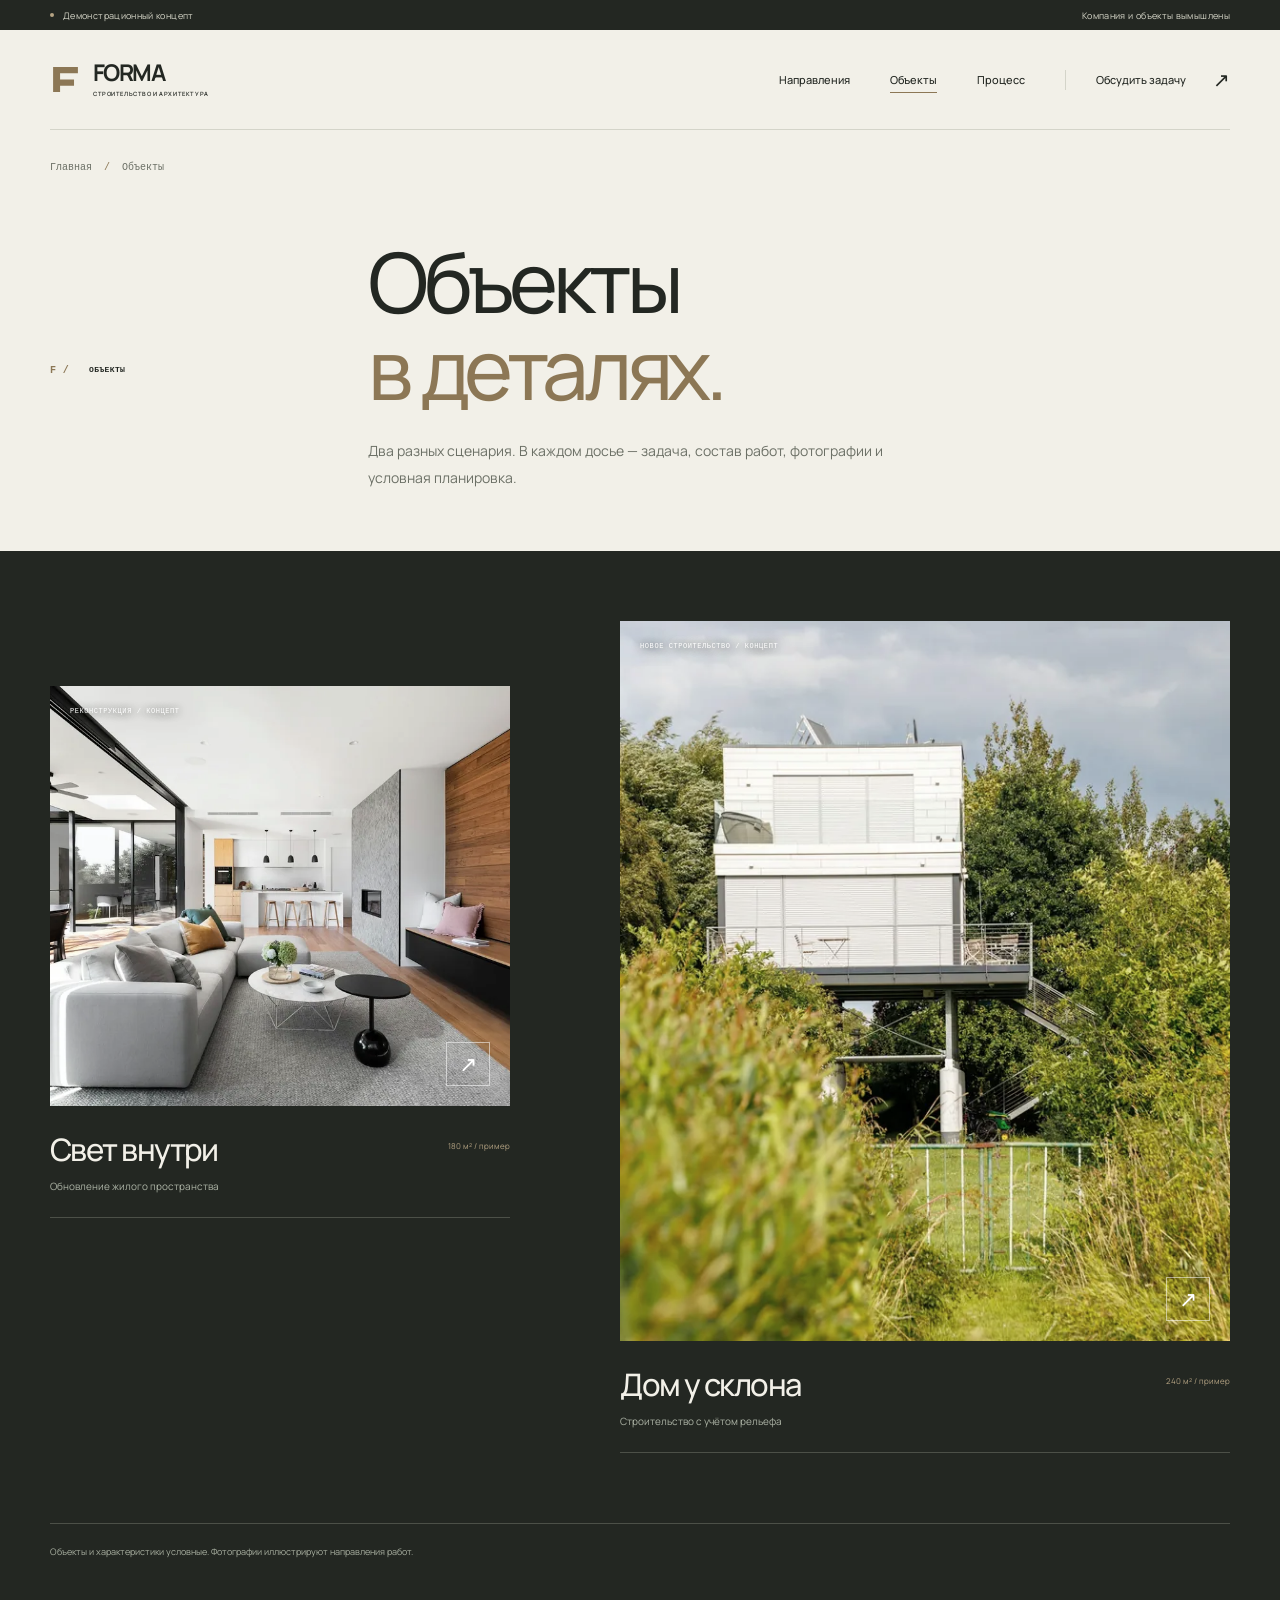
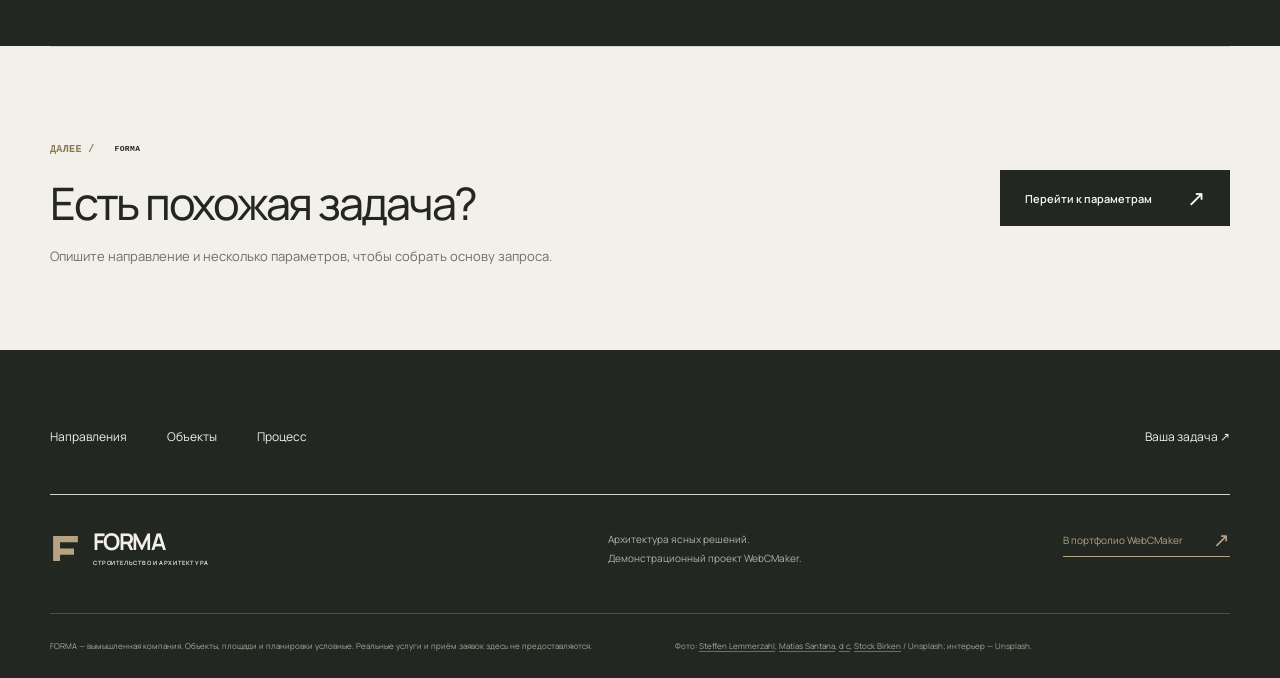
<file: projects/forma-construction/projects.html>
<!doctype html>
<html lang="ru"><head><meta charset="utf-8"><meta name="viewport" content="width=device-width, initial-scale=1"><meta name="theme-color" content="#F2F0E8"><meta name="description" content="Два демонстрационных объекта FORMA: реконструкция жилого пространства и современный дом у склона."><title>Объекты — FORMA</title><link rel="icon" href="favicon.svg?v=29" type="image/svg+xml"><link rel="preload" href="../../manrope-variable.woff2" as="font" type="font/woff2" crossorigin><link rel="stylesheet" href="styles.css?v=29"><link rel="stylesheet" href="pages.css?v=29"><script defer src="script.js?v=29"></script></head><body class="inner-page"><a class="skip-link" href="#main">К содержимому</a><div class="demo-strip"><div class="container"><span><i aria-hidden="true"></i>Демонстрационный концепт</span><span>Компания и объекты вымышлены</span></div></div><header class="site-header"><div class="container header-inner"><a class="brand" href="index.html" aria-label="FORMA — на главную"><svg viewBox="0 0 40 40" aria-hidden="true"><path d="M4 4h32v8H13v8h18v8H13v8H4Z" fill="currentColor"/></svg><span>FORMA<small>СТРОИТЕЛЬСТВО И АРХИТЕКТУРА</small></span></a><button class="menu-toggle" type="button" aria-expanded="false" aria-controls="site-nav" aria-label="Открыть меню" hidden><span></span><span></span></button><nav class="site-nav" id="site-nav" aria-label="Основная навигация"><a href="services.html">Направления</a><a href="projects.html" aria-current="page">Объекты</a><a href="process.html">Процесс</a><a href="contact.html" class="nav-cta">Обсудить задачу <span aria-hidden="true">↗</span></a></nav></div></header><main id="main"><div class="page-intro container"><nav class="breadcrumbs" aria-label="Хлебные крошки"><ol><li><a href="index.html">Главная</a></li><li><span aria-current="page">Объекты</span></li></ol></nav><div class="page-heading"><p class="section-label"><span>F /</span>ОБЪЕКТЫ</p><div><h1>Объекты<br><em>в деталях.</em></h1><p class="page-description">Два разных сценария. В каждом досье — задача, состав работ, фотографии и условная планировка.</p></div></div></div><section class="projects project-catalog section-pad" id="projects"><div class="container"><div class="project-grid">
        <a class="project-open project-large" href="project-light.html"><figure><img src="forma-interior.webp" width="960" height="653" alt="Просторная светлая гостиная с выходом в сад" loading="lazy" decoding="async"><span class="project-photo-label">РЕКОНСТРУКЦИЯ / КОНЦЕПТ</span><span class="project-circle" aria-hidden="true">↗</span></figure><div class="project-caption"><div><h3>Свет внутри</h3><p>Обновление жилого пространства</p></div><span>180 м² / пример</span></div></a>
        <a class="project-open project-offset" href="project-slope.html"><figure><img src="../../forma-house.webp" srcset="../../forma-house-small.webp 640w, ../../forma-house.webp 800w" sizes="(max-width: 760px) calc(100vw - 36px), 42vw" width="800" height="1200" alt="Современный светлый дом на стальных опорах среди деревьев" loading="lazy" decoding="async"><span class="project-photo-label">НОВОЕ СТРОИТЕЛЬСТВО / КОНЦЕПТ</span><span class="project-circle" aria-hidden="true">↗</span></figure><div class="project-caption"><div><h3>Дом у склона</h3><p>Строительство с учётом рельефа</p></div><span>240 м² / пример</span></div></a>
      </div><p class="project-disclaimer">Объекты и характеристики условные. Фотографии иллюстрируют направления работ.</p></div></section><section class="link-banner container"><div><p class="section-label"><span>ДАЛЕЕ /</span>FORMA</p><h2>Есть похожая задача?</h2><p>Опишите направление и несколько параметров, чтобы собрать основу запроса.</p></div><a class="button button-dark" href="contact.html">Перейти к параметрам<span aria-hidden="true">↗</span></a></section></main><footer class="site-footer"><div class="container"><nav class="footer-links" aria-label="Навигация в подвале"><a href="services.html">Направления</a><a href="projects.html">Объекты</a><a href="process.html">Процесс</a><a href="contact.html">Ваша задача ↗</a></nav><div class="footer-main"><a class="brand" href="index.html" aria-label="FORMA — вернуться наверх"><svg viewBox="0 0 40 40" aria-hidden="true"><path d="M4 4h32v8H13v8h18v8H13v8H4Z" fill="currentColor"/></svg><span>FORMA<small>СТРОИТЕЛЬСТВО И АРХИТЕКТУРА</small></span></a><p>Архитектура ясных решений.<br>Демонстрационный проект WebCMaker.</p><a class="portfolio-link" href="../../projects.html">В портфолио WebCMaker <span aria-hidden="true">↗</span></a></div><div class="footer-note"><p>FORMA — вымышленная компания. Объекты, площади и планировки условные. Реальные услуги и приём заявок здесь не предоставляются.</p><p>Фото: <a href="https://unsplash.com/photos/a-construction-site-with-cranes-and-a-building-under-construction-jmWFNK7ZvbY" target="_blank" rel="noopener noreferrer">Steffen Lemmerzahl</a>, <a href="https://unsplash.com/photos/low-angle-photography-of-concrete-building-during-daytime-TUKYWkaNjmE" target="_blank" rel="noopener noreferrer">Matías Santana</a>, <a href="https://unsplash.com/photos/a-worker-pouring-concrete-onto-a-building-under-construction-t_LE6_crBkc" target="_blank" rel="noopener noreferrer">d c</a>, <a href="https://unsplash.com/photos/modern-house-elevated-above-lush-green-surroundings-Cmqa756jkDE" target="_blank" rel="noopener noreferrer">Stock Birken</a> / Unsplash; интерьер — Unsplash.</p></div></div></footer></body></html>
</file>
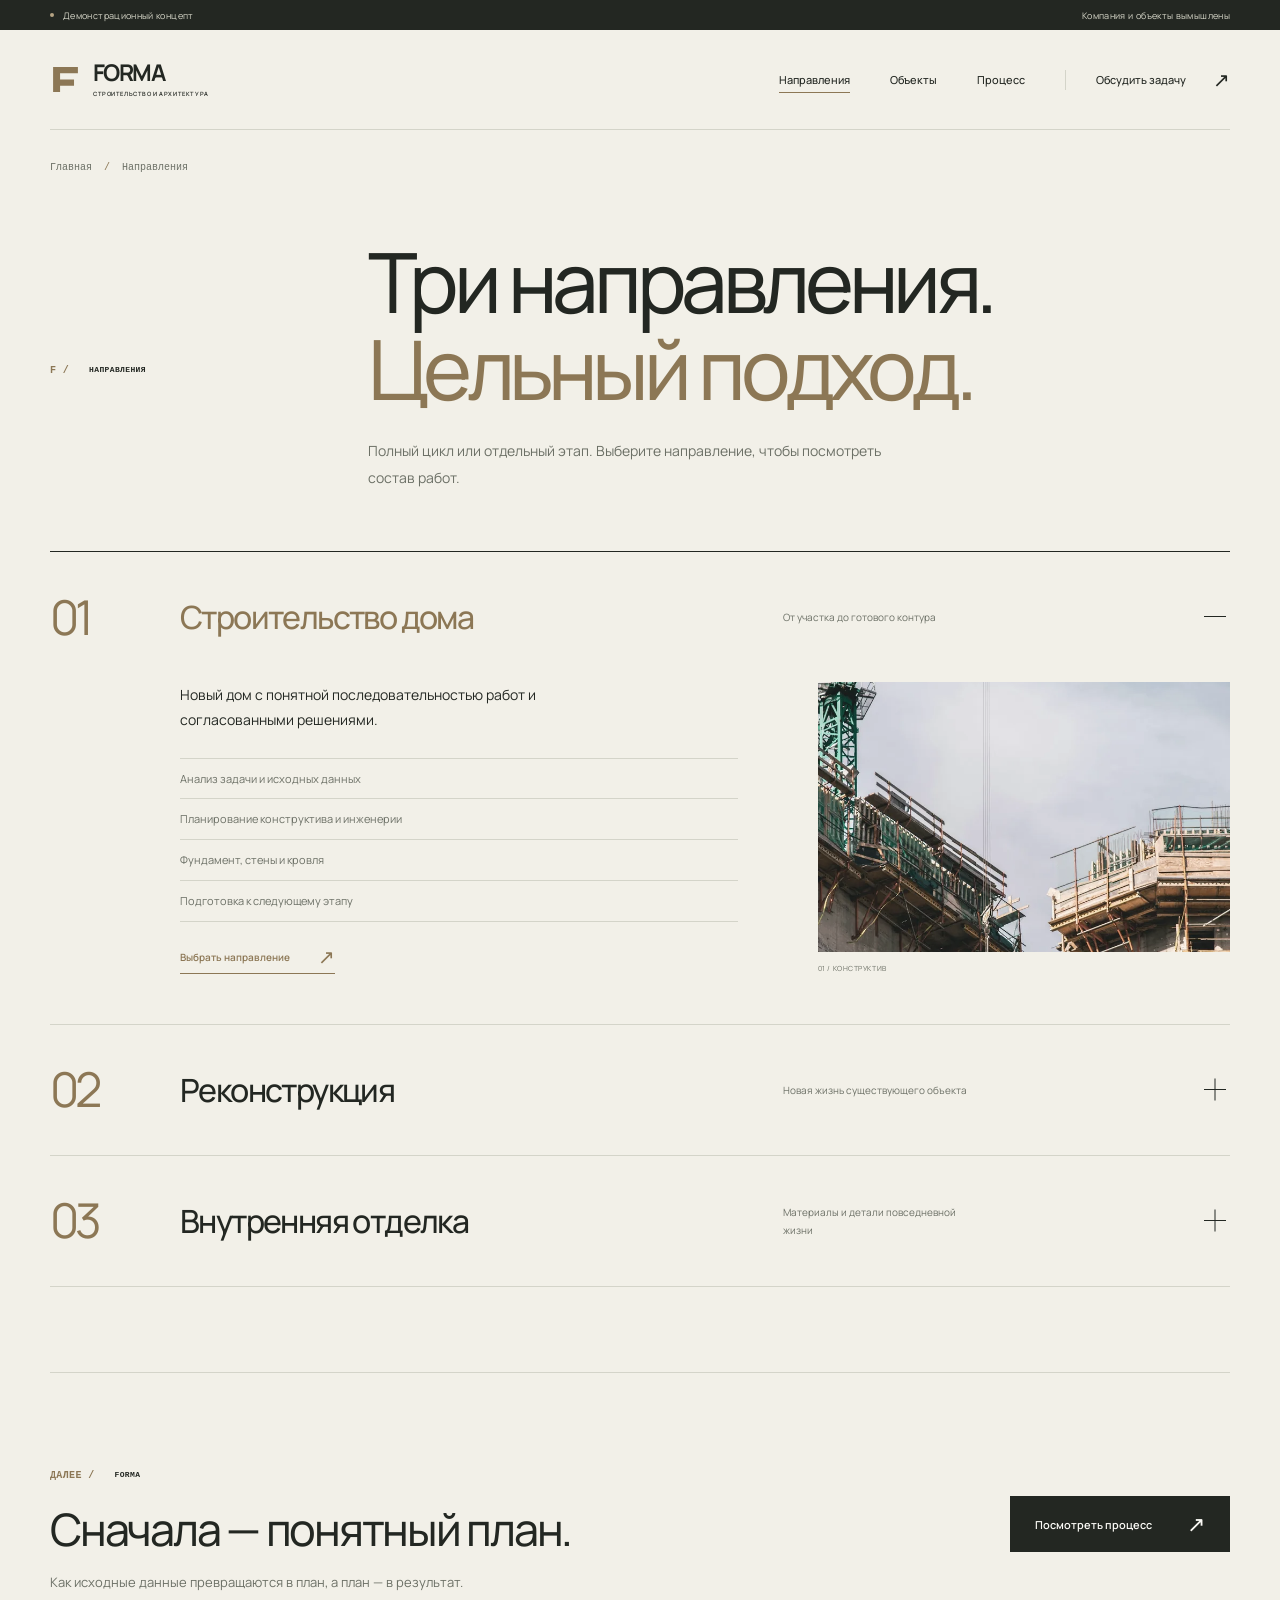
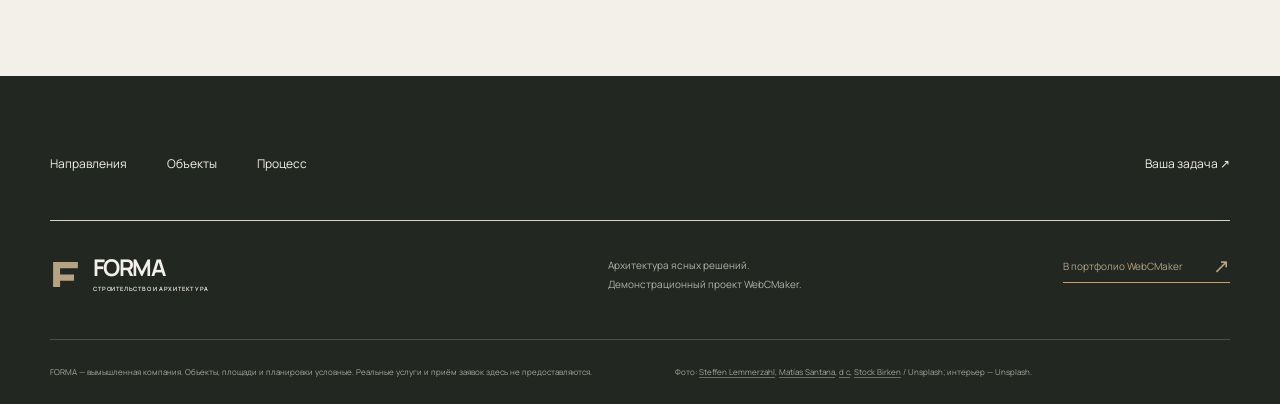
<file: projects/forma-construction/services.html>
<!doctype html>
<html lang="ru"><head><meta charset="utf-8"><meta name="viewport" content="width=device-width, initial-scale=1"><meta name="theme-color" content="#F2F0E8"><meta name="description" content="Строительство дома, реконструкция и внутренняя отделка: содержание направлений и состав работ."><title>Направления — FORMA</title><link rel="icon" href="favicon.svg?v=29" type="image/svg+xml"><link rel="preload" href="../../manrope-variable.woff2" as="font" type="font/woff2" crossorigin><link rel="stylesheet" href="styles.css?v=29"><link rel="stylesheet" href="pages.css?v=29"><script defer src="script.js?v=29"></script></head><body class="inner-page"><a class="skip-link" href="#main">К содержимому</a><div class="demo-strip"><div class="container"><span><i aria-hidden="true"></i>Демонстрационный концепт</span><span>Компания и объекты вымышлены</span></div></div><header class="site-header"><div class="container header-inner"><a class="brand" href="index.html" aria-label="FORMA — на главную"><svg viewBox="0 0 40 40" aria-hidden="true"><path d="M4 4h32v8H13v8h18v8H13v8H4Z" fill="currentColor"/></svg><span>FORMA<small>СТРОИТЕЛЬСТВО И АРХИТЕКТУРА</small></span></a><button class="menu-toggle" type="button" aria-expanded="false" aria-controls="site-nav" aria-label="Открыть меню" hidden><span></span><span></span></button><nav class="site-nav" id="site-nav" aria-label="Основная навигация"><a href="services.html" aria-current="page">Направления</a><a href="projects.html">Объекты</a><a href="process.html">Процесс</a><a href="contact.html" class="nav-cta">Обсудить задачу <span aria-hidden="true">↗</span></a></nav></div></header><main id="main"><div class="page-intro container"><nav class="breadcrumbs" aria-label="Хлебные крошки"><ol><li><a href="index.html">Главная</a></li><li><span aria-current="page">Направления</span></li></ol></nav><div class="page-heading"><p class="section-label"><span>F /</span>НАПРАВЛЕНИЯ</p><div><h1>Три направления.<br><em>Цельный подход.</em></h1><p class="page-description">Полный цикл или отдельный этап. Выберите направление, чтобы посмотреть состав работ.</p></div></div></div><section class="services-page container content-section" id="services"><div class="service-list">
        <details class="service-row" id="house" open><summary><span class="row-index">01</span><h3>Строительство дома</h3><span class="row-caption">От участка до готового контура</span><span class="details-sign" aria-hidden="true"></span></summary><div class="service-body"><div><p>Новый дом с понятной последовательностью работ и согласованными решениями.</p><ul class="scope-list"><li>Анализ задачи и исходных данных</li><li>Планирование конструктива и инженерии</li><li>Фундамент, стены и кровля</li><li>Подготовка к следующему этапу</li></ul><a class="text-link" href="contact.html?scope=house#configurator">Выбрать направление <span aria-hidden="true">↗</span></a></div><figure><img src="forma-structure.webp" width="768" height="960" alt="Детали строящегося каркаса здания и подъёмный кран" loading="lazy" decoding="async"><figcaption>01 / КОНСТРУКТИВ</figcaption></figure></div></details>
        <details class="service-row" id="reconstruction"><summary><span class="row-index">02</span><h3>Реконструкция</h3><span class="row-caption">Новая жизнь существующего объекта</span><span class="details-sign" aria-hidden="true"></span></summary><div class="service-body"><div><p>Обновление пространства с учётом существующих конструкций и новых задач.</p><ul class="scope-list"><li>Обследование и оценка состояния</li><li>Работа с планировкой</li><li>Обновление конструкций и инженерных систем</li><li>Подготовка поверхностей к отделке</li></ul><a class="text-link" href="contact.html?scope=reconstruction#configurator">Выбрать направление <span aria-hidden="true">↗</span></a></div><figure><img src="forma-interior.webp" width="960" height="653" alt="Светлый интерьер с натуральными материалами" loading="lazy" decoding="async"><figcaption>02 / НОВОЕ ПРОСТРАНСТВО</figcaption></figure></div></details>
        <details class="service-row" id="finishing"><summary><span class="row-index">03</span><h3>Внутренняя отделка</h3><span class="row-caption">Материалы и детали повседневной жизни</span><span class="details-sign" aria-hidden="true"></span></summary><div class="service-body"><div><p>Последовательные работы внутри дома — от подготовки основания до чистовых поверхностей.</p><ul class="scope-list"><li>Подготовка стен, полов и потолков</li><li>Согласование материалов и узлов</li><li>Черновая и чистовая отделка</li><li>Проверка завершённых работ</li></ul><a class="text-link" href="contact.html?scope=finishing#configurator">Выбрать направление <span aria-hidden="true">↗</span></a></div><figure><img src="forma-concrete.webp" width="640" height="960" alt="Подготовка бетонного основания на строительной площадке" loading="lazy" decoding="async"><figcaption>03 / ОСНОВА ДЛЯ ДЕТАЛЕЙ</figcaption></figure></div></details>
      </div></section><section class="link-banner container"><div><p class="section-label"><span>ДАЛЕЕ /</span>FORMA</p><h2>Сначала — понятный план.</h2><p>Как исходные данные превращаются в план, а план — в результат.</p></div><a class="button button-dark" href="process.html">Посмотреть процесс<span aria-hidden="true">↗</span></a></section></main><footer class="site-footer"><div class="container"><nav class="footer-links" aria-label="Навигация в подвале"><a href="services.html">Направления</a><a href="projects.html">Объекты</a><a href="process.html">Процесс</a><a href="contact.html">Ваша задача ↗</a></nav><div class="footer-main"><a class="brand" href="index.html" aria-label="FORMA — вернуться наверх"><svg viewBox="0 0 40 40" aria-hidden="true"><path d="M4 4h32v8H13v8h18v8H13v8H4Z" fill="currentColor"/></svg><span>FORMA<small>СТРОИТЕЛЬСТВО И АРХИТЕКТУРА</small></span></a><p>Архитектура ясных решений.<br>Демонстрационный проект WebCMaker.</p><a class="portfolio-link" href="../../projects.html">В портфолио WebCMaker <span aria-hidden="true">↗</span></a></div><div class="footer-note"><p>FORMA — вымышленная компания. Объекты, площади и планировки условные. Реальные услуги и приём заявок здесь не предоставляются.</p><p>Фото: <a href="https://unsplash.com/photos/a-construction-site-with-cranes-and-a-building-under-construction-jmWFNK7ZvbY" target="_blank" rel="noopener noreferrer">Steffen Lemmerzahl</a>, <a href="https://unsplash.com/photos/low-angle-photography-of-concrete-building-during-daytime-TUKYWkaNjmE" target="_blank" rel="noopener noreferrer">Matías Santana</a>, <a href="https://unsplash.com/photos/a-worker-pouring-concrete-onto-a-building-under-construction-t_LE6_crBkc" target="_blank" rel="noopener noreferrer">d c</a>, <a href="https://unsplash.com/photos/modern-house-elevated-above-lush-green-surroundings-Cmqa756jkDE" target="_blank" rel="noopener noreferrer">Stock Birken</a> / Unsplash; интерьер — Unsplash.</p></div></div></footer></body></html>
</file>
<file: styles.css>
@font-face {
  font-family:Manrope;
  src:url('manrope-variable.woff2') format('woff2');
  font-weight:400 800;
  font-style:normal;
  font-display:swap
}

:root {
  --ink:#172522;
  --muted:#58675f;
  --blue:#b6f4c9;
  --blue-hover:#ccf9d9;
  --paper:#f5f3ec;
  --soft:#eaece2;
  --blue-soft:#e0f4e5;
  --line:#d4d9ce;
  --white:#fff;
  --accent:#b6f4c9;
  --forest:#33574b;
  font-family:Manrope,Arial,sans-serif;
  color:var(--ink);
  background:var(--paper);
  font-synthesis:none;
  text-rendering:optimizeLegibility
}

* {
  box-sizing:border-box
}

html {
  scroll-behavior:smooth;
  scroll-padding-top:108px
}

body {
  margin:0;
  min-width:0;
  font-size:16px
}

body.menu-open {
  overflow:hidden
}

button,input,select,textarea {
  font:inherit
}

button,a,summary {
  -webkit-tap-highlight-color:transparent
}

button {
  cursor:pointer
}

a {
  color:inherit;
  text-decoration:none
}

img,svg {
  display:block;
  max-width:100%
}

img {
  height:auto
}

h1,h2,h3,p {
  margin:0
}

h1,h2,h3 {
  font-weight:500
}

p {
  line-height:1.75
}

button:focus-visible,a:focus-visible,input:focus-visible,textarea:focus-visible,select:focus-visible,summary:focus-visible {
  outline:3px solid #648d75;
  outline-offset:5px
}

::selection {
  background:#b6f4c9;
  color:#172522
}

[hidden] {
  display:none!important
}

.container {
  width:min(1280px,calc(100% - 112px));
  margin-inline:auto;
  min-width:0
}

.section {
  padding:110px 0
}

.eyebrow,.section-kicker {
  display:inline-flex;
  align-items:center;
  gap:12px;
  font-size:11px;
  line-height:1.6;
  letter-spacing:.09em;
  text-transform:uppercase;
  font-weight:650;
  color:var(--muted)
}

.mini-star {
  display:inline-block;
  width:18px;
  flex:0 0 18px;
  color:var(--forest)
}

.mini-star svg {
  width:100%;
  height:100%
}

.text-link {
  display:inline-flex;
  align-items:center;
  gap:20px;
  font-size:14px;
  font-weight:600;
  line-height:1.5;
  min-height:44px
}

.text-link svg {
  width:18px;
  height:18px;
  flex-shrink:0;
  transition:transform .25s
}

.text-link:hover svg {
  transform:translate(3px,-3px)
}

.text-link:hover {
  color:var(--forest)
}

.button {
  display:inline-flex;
  align-items:center;
  justify-content:center;
  gap:28px;
  min-height:54px;
  padding:16px 24px;
  border:1px solid transparent;
  border-radius:8px;
  font-size:13px;
  font-weight:650;
  line-height:1.4;
  cursor:pointer;
  transition:background .25s,transform .25s
}

.button svg {
  width:18px;
  height:18px;
  flex-shrink:0
}

.button:hover {
  transform:translateY(-2px)
}

.button-blue {
  background:var(--accent);
  color:var(--ink)
}

.button-blue:hover {
  background:var(--blue-hover)
}

.button-dark {
  background:var(--ink);
  color:var(--paper)
}

.button-dark:hover {
  background:#2b443b
}

.button-small {
  min-height:46px;
  padding:12px 17px;
  font-size:12px
}

.button-row {
  display:flex;
  align-items:center;
  gap:28px;
  flex-wrap:wrap
}

.skip-link {
  position:fixed;
  z-index:300;
  left:16px;
  top:12px;
  transform:translateY(-180%);
  padding:12px 20px;
  border-radius:6px;
  background:var(--accent);
  color:var(--ink)
}

.skip-link:focus {
  transform:translateY(0)
}

/* A compact identity and calm navigation anchor the changing page compositions. */
.site-header {
  position:sticky;
  top:0;
  z-index:100;
  background:#172522f5;
  color:var(--paper);
  border-bottom:1px solid #ffffff17;
  backdrop-filter:blur(16px)
}

.header-inner {
  min-height:88px;
  display:flex;
  align-items:center;
  justify-content:space-between;
  gap:30px
}

.brand {
  display:inline-flex;
  align-items:center;
  gap:11px;
  white-space:nowrap
}

.brand-mark {
  display:grid;
  place-items:center;
  flex:0 0 37px;
  width:37px;
  height:37px;
  transition:transform .35s
}

.brand-mark img {
  width:100%;
  height:100%;
  max-width:none;
  object-fit:contain
}

.brand-name {
  font-size:18px;
  font-weight:700;
  letter-spacing:-.7px
}

.brand-period {
  color:var(--accent)
}

.main-nav {
  display:flex;
  align-items:center;
  gap:44px
}

.nav-pages {
  display:flex;
  align-items:center;
  gap:20px
}

.nav-link {
  position:relative;
  padding:14px 3px;
  color:#b1beb6;
  font-size:13px;
  line-height:1.4;
  transition:color .2s
}

.nav-link::after {
  content:'';
  position:absolute;
  bottom:6px;
  left:3px;
  right:3px;
  height:1px;
  background:var(--accent);
  transform:scaleX(0);
  transform-origin:left;
  transition:transform .25s
}

.nav-link:hover,.nav-link.active {
  color:var(--paper)
}

.nav-link.active::after,.nav-link:hover::after {
  transform:scaleX(1)
}

.nav-actions {
  display:flex;
  align-items:center;
  gap:24px
}

.nav-cta {
  background:var(--paper);
  color:var(--ink);
  border-radius:6px
}

.nav-cta:hover {
  background:var(--accent)
}

.language-switch {
  display:flex;
  gap:2px
}

.language-button {
  background:none;
  border:0;
  padding:11px 5px;
  min-width:29px;
  min-height:44px;
  color:#a6b7ab;
  font-size:10px;
  font-weight:650
}

.language-button.active,.language-button:hover {
  color:var(--accent)
}

.menu-toggle {
  display:none
}

/* The introduction lives on a dark canvas; the work opens onto paper. */
.hero {
  position:relative;
  padding:66px 0 0;
  background:var(--ink);
  color:var(--paper);
  overflow:hidden
}

.hero-grid {
  display:grid;
  grid-template-columns:1.25fr 1fr;
  gap:24px;
  align-items:center;
  min-height:565px
}

.hero-copy {
  position:relative;
  z-index:1;
  padding:16px 0 26px;
  min-width:0
}

.hero-eyebrow {
  color:#b2c5b9;
  font-size:10px;
  letter-spacing:.11em
}

.hero-eyebrow .mini-star {
  color:var(--accent)
}

.hero-index {
  display:block;
  margin-bottom:28px;
  color:#91a99a;
  font-size:11px;
  letter-spacing:.1em
}

.hero h1 {
  max-width:760px;
  margin:28px 0 26px;
  font-size:clamp(58px,6.4vw,94px);
  font-weight:500;
  line-height:1.06;
  letter-spacing:-.067em;
  overflow-wrap:normal
}

.hero h1>span {
  display:block;
  color:var(--accent)
}

.hero-title-line {
  display:block
}

.hero h1>.hero-title-line:first-child {
  color:var(--paper)
}

.hero-intro {
  max-width:460px;
  margin-bottom:31px;
  color:#bdcac2;
  font-size:15px;
  line-height:1.85
}

.hero-secondary {
  font-size:13px;
  color:var(--paper)
}

.hero-secondary:hover {
  color:var(--accent)
}

.hero-art {
  position:relative;
  align-self:stretch;
  display:flex;
  align-items:center;
  justify-content:center;
  min-width:0;
  padding:24px 0 28px
}

.hero-art>img {
  width:100%;
  height:auto;
  max-height:540px;
  object-fit:contain
}

.art-corner {
  position:absolute;
  right:0;
  top:8px;
  color:#a8bcb0;
  font-size:8px;
  letter-spacing:.15em
}

.art-note {
  position:absolute;
  bottom:20px;
  left:24px;
  display:flex;
  align-items:center;
  gap:9px;
  font-size:10px;
  color:#b8c9bf
}

.art-note i {
  width:6px;
  height:6px;
  border-radius:50%;
  background:var(--accent)
}

.hero-orbit-label {
  color:#a8bcb0;
  font-size:10px;
  letter-spacing:.1em
}

.hero-bottom {
  margin-top:36px;
  min-height:85px;
  display:flex;
  align-items:center;
  justify-content:space-between;
  gap:25px;
  border-top:1px solid #ffffff20;
  color:#a7bbaf;
  font-size:10px;
  letter-spacing:.04em
}

.scroll-cue {
  display:grid;
  place-items:center;
  width:42px;
  height:42px;
  border:1px solid #ffffff38;
  border-radius:50%;
  font-size:20px;
  color:var(--accent);
  transition:background .25s,color .25s
}

.scroll-cue:hover {
  background:var(--accent);
  color:var(--ink)
}

.section-work {
  background:var(--paper);
  padding-top:104px
}

.section-heading {
  display:flex;
  align-items:flex-end;
  justify-content:space-between;
  gap:50px;
  margin-bottom:48px
}

.section-heading h2,.approach-copy h2,.faq-heading h2,.deliverables-grid h2,.timing-layout h2 {
  margin-top:17px;
  font-size:clamp(34px,3.8vw,54px);
  line-height:1.15;
  letter-spacing:-.055em;
  max-width:740px
}

.section-heading>p {
  max-width:325px;
  font-size:14px;
  color:var(--muted)
}

.section-heading>.text-link {
  margin-bottom:3px;
  flex-shrink:0
}

.project-grid {
  display:grid;
  grid-template-columns:repeat(2,minmax(0,1fr));
  gap:28px
}

.project-grid.single-project {
  grid-template-columns:1fr
}

.project-card {
  display:flex;
  flex-direction:column;
  min-width:0
}

.single-project .project-featured {
  display:grid;
  grid-template-columns:1.35fr .8fr;
  gap:70px;
  align-items:center
}

.project-cover {
  position:relative;
  aspect-ratio:1.23;
  overflow:hidden;
  background:#d6ddcf;
  border-radius:14px
}

.project-browser {
  position:relative;
  width:100%;
  height:100%;
  overflow:hidden;
  background:#283a31
}

.project-toolbar {
  display:none
}

.project-preview-copy {
  position:absolute;
  inset:auto 32px 30px;
  z-index:2;
  color:#fff;
  line-height:.9;
  pointer-events:none
}

.project-preview-copy strong {
  display:block;
  font-size:clamp(54px,7.5vw,112px);
  font-weight:500;
  letter-spacing:-.08em;
  line-height:.9
}

.project-image {
  position:absolute;
  inset:0;
  overflow:hidden
}

.project-image::after {
  content:'';
  position:absolute;
  inset:0;
  background:linear-gradient(0deg,#17252299,transparent 65%)
}

.project-image>img {
  width:100%;
  height:100%;
  object-fit:cover;
  object-position:50% 58%;
  transition:transform .65s
}

.project-card:hover .project-image>img {
  transform:scale(1.035)
}

.concept-badge {
  position:absolute;
  z-index:3;
  left:22px;
  top:20px;
  display:inline-flex;
  align-items:center;
  background:#f5f3eced;
  padding:7px 10px;
  border-radius:4px;
  font-size:8px;
  font-weight:650;
  letter-spacing:.06em;
  text-transform:uppercase;
  color:#36483d
}

.project-open {
  position:absolute;
  z-index:3;
  right:22px;
  bottom:23px;
  display:grid;
  place-items:center;
  width:45px;
  height:45px;
  border-radius:50%;
  background:var(--paper);
  color:var(--ink);
  transition:background .25s,transform .25s
}

.project-open svg {
  width:18px;
  height:18px
}

.project-card:hover .project-open {
  background:var(--accent);
  transform:rotate(4deg)
}

.project-caption {
  padding:22px 1px 0;
  display:flex;
  min-width:0;
  gap:15px
}

.single-project .project-caption {
  padding:0
}

.project-type {
  display:block;
  color:var(--muted);
  font-size:11px;
  line-height:1.6
}

.project-caption h3 {
  font-size:32px;
  line-height:1.1;
  letter-spacing:-.06em;
  margin-top:20px
}

.single-project .project-caption h3 {
  font-size:clamp(48px,5.8vw,82px)
}

.project-caption h3>span {
  display:block;
  color:var(--muted);
  font-size:12px;
  letter-spacing:0;
  font-weight:400;
  line-height:1.7;
  margin-top:18px
}

.project-caption p {
  margin-top:24px;
  color:var(--muted);
  font-size:14px;
  line-height:1.9;
  max-width:340px
}

.project-discover {
  display:inline-flex;
  align-items:center;
  gap:30px;
  margin-top:30px;
  font-size:13px;
  min-height:44px;
  border-bottom:1px solid var(--ink);
  padding-bottom:5px
}

.project-discover svg {
  width:17px;
  height:17px
}

.project-facts {
  display:flex;
  gap:7px;
  flex-wrap:wrap;
  margin-top:24px
}

.project-facts span {
  border:1px solid var(--line);
  border-radius:20px;
  padding:7px 10px;
  color:var(--muted);
  font-size:9px
}

.project-number {
  font-size:11px;
  color:var(--muted)
}
.project-role {
  display:block;
  margin-top:24px;
  font-size:11px;
  color:var(--muted);
}

.section-footnote {
  margin-top:35px;
  border-top:1px solid var(--line);
  padding-top:18px;
  font-size:11px;
  color:var(--muted)
}

/* Services are a typographic index, with compact technical detail alongside. */
.section-services {
  background:#eaece2
}

.service-rows {
  border-top:1px solid #c9d1c3
}

.service-row {
  display:grid;
  grid-template-columns:24px 50px .95fr 1.3fr .7fr 42px;
  align-items:center;
  gap:24px;
  min-height:132px;
  border-bottom:1px solid #c9d1c3;
  padding:24px 0
}

.row-index {
  font-size:10px;
  color:var(--muted)
}

.service-row-icon {
  display:grid;
  place-items:center;
  width:45px;
  height:45px;
  color:var(--forest)
}

.service-row-icon svg {
  width:34px;
  height:34px
}

.service-row h3 {
  font-size:25px;
  letter-spacing:-.05em;
  line-height:1.25
}

.service-row>p {
  max-width:310px;
  font-size:13px;
  color:var(--muted);
  line-height:1.75
}

.service-timing {
  font-size:10px;
  color:var(--muted);
  line-height:1.7;
  text-align:right
}

.circle-arrow {
  width:42px;
  height:42px;
  display:grid;
  place-items:center;
  border:1px solid #b5c3b5;
  border-radius:50%;
  transition:background .25s
}

.circle-arrow svg {
  width:17px;
  height:17px
}

.service-row:hover .circle-arrow {
  background:var(--ink);
  border-color:var(--ink);
  color:var(--accent)
}

.service-row:hover h3 {
  color:#3b6550
}

.services-footer {
  display:flex;
  justify-content:flex-end;
  margin-top:32px
}

.section-approach {
  background:var(--accent)
}

.approach-grid {
  display:grid;
  grid-template-columns:.95fr 1.05fr;
  gap:90px;
  align-items:center
}

.approach-art {
  position:relative;
  padding:16px 0 24px;
  display:flex;
  min-height:400px;
  flex-direction:column;
  align-items:center;
  justify-content:center;
  min-width:0
}

.approach-art img {
  width:100%;
  max-width:460px
}

.approach-art>span {
  margin-top:20px;
  color:#3b6550;
  font-size:10px;
  letter-spacing:.05em
}

.approach-copy h2 {
  margin-bottom:35px
}

.principles {
  display:grid;
  gap:24px
}

.principle {
  display:flex;
  gap:22px;
  padding-top:20px;
  border-top:1px solid #33574b35
}

.principle>span {
  padding-top:4px;
  color:#416b54;
  font-size:10px
}

.principle h3 {
  font-size:18px;
  font-weight:600;
  letter-spacing:-.035em
}

.principle p {
  font-size:13px;
  color:#3f6150;
  margin-top:7px;
  max-width:390px
}

.section-approach .eyebrow {
  color:#416b54
}

.section-process {
  background:var(--paper)
}

.process-grid {
  display:grid;
  grid-template-columns:repeat(4,minmax(0,1fr));
  gap:34px;
  margin-top:54px
}

.process-step {
  position:relative;
  padding-top:26px;
  border-top:1px solid #abb8a6
}

.process-step::before {
  content:'';
  position:absolute;
  left:0;
  top:-4px;
  width:7px;
  height:7px;
  border-radius:50%;
  background:#33574b
}

.process-number {
  font-size:15px;
  line-height:1;
  font-weight:500;
  color:var(--forest);
  letter-spacing:-.04em
}

.process-step h3 {
  margin-top:44px;
  font-size:21px;
  letter-spacing:-.04em
}

.process-step p {
  margin-top:12px;
  font-size:13px;
  color:var(--muted);
  max-width:250px;
  line-height:1.8
}

.section-faq {
  background:#eaece2
}

.faq-layout {
  display:grid;
  grid-template-columns:.8fr 1.2fr;
  gap:100px;
  align-items:start
}

.faq-heading h2 {
  font-size:44px
}

.faq-heading>.text-link {
  margin-top:25px;
  max-width:250px;
  font-size:12px;
  color:var(--muted)
}

.faq-heading>.text-link svg {
  width:15px;
  height:15px
}

.faq-flower {
  display:block;
  width:70px;
  color:var(--forest);
  margin:40px 0 0 2px;
  transform:rotate(12deg)
}

.faq-flower svg {
  width:100%
}

.faq-list {
  border-top:1px solid #b9c6b5;
  min-width:0
}

.faq-item {
  border-bottom:1px solid #b9c6b5;
  width:100%
}

.faq-item summary {
  display:flex;
  align-items:center;
  justify-content:space-between;
  gap:25px;
  list-style:none;
  cursor:pointer;
  padding:24px 8px 24px 12px;
  min-height:92px;
  font-size:15px;
  font-weight:500;
  line-height:1.6
}

.faq-item summary::-webkit-details-marker {
  display:none
}

.faq-plus {
  flex:0 0 36px;
  display:grid;
  place-items:center;
  width:36px;
  height:36px;
  border-radius:50%;
  background:#fff;
  color:var(--ink);
  font-size:23px;
  font-weight:400;
  transition:transform .25s,background .25s
}

.faq-item[open] .faq-plus {
  transform:rotate(45deg);
  background:var(--accent)
}

.faq-answer {
  padding:0 64px 26px 12px
}

.faq-answer p {
  font-size:14px;
  color:var(--muted);
  line-height:1.85
}

/* Inner pages keep the identity, but let each task dictate its layout. */
.page-hero {
  padding:72px 0 76px;
  background:var(--ink);
  color:var(--paper)
}

.page-hero-grid {
  display:grid;
  grid-template-columns:1fr 140px;
  gap:70px;
  align-items:center
}

.page-hero .eyebrow {
  color:#b3c5b9
}

.page-hero .mini-star {
  color:var(--accent)
}

.page-hero h1 {
  max-width:1000px;
  font-size:clamp(43px,5.6vw,78px);
  line-height:1.12;
  font-weight:500;
  letter-spacing:-.06em;
  margin-top:24px;
  overflow-wrap:break-word
}

.page-hero h1>span {
  color:var(--accent)
}

.page-hero p {
  max-width:610px;
  margin-top:26px;
  font-size:15px;
  color:#bdcac2;
  line-height:1.85
}

.page-hero-emblem {
  display:flex;
  flex-direction:column;
  align-items:center;
  gap:30px;
  color:var(--accent)
}

.page-hero-emblem>svg {
  width:90px;
  height:90px;
  transform:rotate(12deg)
}

.page-hero-emblem>span {
  font-size:8px;
  letter-spacing:.14em;
  color:#9eb6a8
}

.projects-page-work {
  background:var(--paper);
  padding-top:76px
}

.project-note {
  display:flex;
  align-items:center;
  gap:28px;
  padding-top:35px;
  margin-top:56px;
  border-top:1px solid var(--line)
}

.project-note>.mini-star {
  width:32px;
  flex-basis:32px
}

.project-note>div {
  flex:1;
  min-width:0
}

.project-note h2 {
  font-size:24px;
  letter-spacing:-.04em;
  line-height:1.3
}

.project-note p {
  color:var(--muted);
  margin-top:8px;
  font-size:13px;
  max-width:600px
}

.service-cards-section {
  padding-top:76px
}

.service-grid {
  display:grid;
  grid-template-columns:repeat(2,minmax(0,1fr));
  gap:22px
}

.service-card {
  scroll-margin-top:115px;
  display:flex;
  flex-direction:column;
  min-height:430px;
  padding:34px;
  border:1px solid #d1d7ca;
  border-radius:12px;
  background:#fdfcf8
}

.service-card:nth-child(2) {
  background:#dae9da
}

.service-card:nth-child(3) {
  background:#eaece2
}

.service-card:nth-child(4) {
  background:#d7e5df
}

.service-card-top {
  display:flex;
  align-items:flex-start;
  justify-content:space-between;
  margin-bottom:40px;
  color:var(--forest)
}

.service-card-top>span {
  font-size:11px;
  color:var(--muted)
}

.service-card-top>svg {
  width:42px;
  height:42px
}

.service-card h2 {
  font-size:34px;
  line-height:1.2;
  letter-spacing:-.05em
}

.service-card>p {
  margin-top:15px;
  font-size:14px;
  color:var(--muted);
  max-width:390px
}

.service-card ul {
  display:grid;
  gap:11px;
  margin:28px 0 32px;
  padding:0;
  list-style:none;
  font-size:13px;
  color:var(--muted)
}

.service-card li {
  position:relative;
  padding-left:21px;
  line-height:1.7
}

.service-card li::before {
  position:absolute;
  left:0;
  content:'↗';
  color:var(--forest)
}

.service-card .text-link {
  font-size:13px;
  margin-top:auto;
  justify-content:space-between;
  padding-top:20px;
  border-top:1px solid #b5c5b6
}

.deliverables-grid {
  display:grid;
  grid-template-columns:1fr 1.15fr;
  align-items:start;
  gap:100px
}

.deliverables-art {
  width:310px;
  height:248px;
  object-fit:contain;
  margin-top:35px
}

.check-list {
  list-style:none;
  margin:0;
  padding:0;
  border-top:1px solid var(--line)
}

.check-list li {
  display:grid;
  grid-template-columns:25px 1fr 18px;
  gap:20px;
  padding:25px 0;
  border-bottom:1px solid var(--line);
  font-size:14px;
  line-height:1.7
}

.check-list li>span {
  font-size:10px;
  color:var(--muted);
  padding-top:4px
}

.check-list li>b {
  color:var(--forest);
  font-weight:500
}

.section-soft {
  background:#eaece2
}

.boundary-grid {
  display:grid;
  grid-template-columns:1fr 1fr;
  gap:60px
}

.boundary-card {
  padding:0 0 0 24px;
  border-left:2px solid #8aa58e
}

.boundary-card h2 {
  margin-top:20px;
  font-size:30px;
  line-height:1.25;
  letter-spacing:-.045em
}

.boundary-card p {
  margin-top:19px;
  font-size:14px;
  line-height:1.9;
  color:var(--muted)
}

.timing-layout {
  display:grid;
  grid-template-columns:1fr 1.1fr;
  gap:100px
}

.timing-layout>div>p {
  font-size:14px;
  max-width:390px;
  color:var(--muted);
  margin-top:22px
}

.timing-list {
  border-top:1px solid var(--line)
}

.timing-row {
  display:flex;
  justify-content:space-between;
  align-items:center;
  gap:30px;
  border-bottom:1px solid var(--line);
  padding:26px 0;
  font-size:14px;
  line-height:1.7
}

.timing-row strong {
  font-size:12px;
  font-weight:500;
  color:var(--muted);
  text-align:right;
  max-width:200px
}

/* The brief feels like a short, readable conversation. */
.brief-section {
  padding-top:76px
}

.brief-layout {
  display:grid;
  grid-template-columns:.75fr 1.35fr;
  gap:90px;
  align-items:start
}

.brief-aside {
  position:sticky;
  top:125px;
  padding-top:15px
}

.contact-symbol {
  display:block;
  width:65px;
  color:var(--forest);
  transform:rotate(12deg);
  margin-bottom:30px
}

.brief-aside h2 {
  font-size:32px;
  line-height:1.25;
  letter-spacing:-.045em;
  max-width:320px
}

.brief-aside>p {
  font-size:14px;
  color:var(--muted);
  margin-top:18px;
  max-width:300px
}

.brief-email {
  display:inline-flex;
  align-items:center;
  gap:14px;
  font-size:15px;
  font-weight:600;
  margin-top:25px;
  letter-spacing:-.03em;
  max-width:100%;
  overflow-wrap:anywhere;
  min-height:44px
}

.brief-email svg {
  width:17px;
  height:17px;
  flex-shrink:0
}

.brief-email:hover {
  color:var(--forest)
}

.handoff-note {
  display:flex;
  gap:15px;
  margin-top:35px;
  padding-top:24px;
  border-top:1px solid var(--line)
}

.handoff-note>span {
  color:var(--forest);
  font-size:25px
}

.handoff-note strong {
  font-size:12px;
  font-weight:600
}

.handoff-note p {
  font-size:11px;
  color:var(--muted);
  margin-top:5px
}

.form-card {
  background:#fdfcf8;
  border:1px solid var(--line);
  border-radius:14px;
  padding:38px;
  min-width:0
}

.form-card-heading {
  display:flex;
  justify-content:space-between;
  align-items:baseline;
  gap:18px;
  margin-bottom:34px
}

.form-card-heading h2 {
  font-size:26px;
  letter-spacing:-.045em
}

.form-card-heading>span {
  font-size:9px;
  color:var(--muted);
  white-space:nowrap
}

.form-row {
  display:grid;
  grid-template-columns:repeat(2,minmax(0,1fr));
  gap:20px
}

.form-field {
  display:block;
  margin-bottom:24px;
  min-width:0
}

.form-field>span {
  display:block;
  font-size:12px;
  line-height:1.6;
  font-weight:600;
  margin-bottom:10px
}

.form-field b {
  color:#416b54;
  font-weight:600
}

.form-field input,.form-field select,.form-field textarea {
  display:block;
  width:100%;
  min-width:0;
  padding:14px 15px;
  border:1px solid #bfcbbb;
  border-radius:6px;
  background:#f5f5ee;
  color:var(--ink);
  font-size:16px;
  line-height:1.6;
  transition:border-color .2s,background .2s
}

.form-field input,.form-field select {
  min-height:54px
}

.form-field textarea {
  resize:vertical;
  min-height:120px
}

.form-field input::placeholder,.form-field textarea::placeholder {
  color:#69796d;
  opacity:1;
  font-size:13px
}

.form-field input:focus,.form-field textarea:focus,.form-field select:focus {
  background:#fff;
  border-color:#497356;
  outline:2px solid #648d75;
  outline-offset:2px
}

.form-extra {
  margin:6px 0 28px;
  border-top:1px solid var(--line);
  border-bottom:1px solid var(--line)
}

.form-extra>summary {
  display:flex;
  align-items:center;
  justify-content:space-between;
  gap:20px;
  min-height:64px;
  padding:20px 0;
  cursor:pointer;
  list-style:none;
  font-size:13px;
  font-weight:600
}

.form-extra>summary::-webkit-details-marker {
  display:none
}

.form-extra>summary>span {
  font-size:25px;
  color:var(--forest);
  font-weight:400;
  transition:transform .25s
}

.form-extra[open]>summary>span {
  transform:rotate(45deg)
}

.form-extra>div {
  padding-top:10px
}

.form-actions {
  display:flex;
  align-items:center;
  justify-content:space-between;
  gap:18px
}

.form-actions>.button {
  font-size:12px;
  padding-inline:20px;
  gap:18px
}

.form-actions>.button-blue {
  background:var(--ink);
  color:var(--accent)
}

.form-actions>.button-blue:hover {
  background:#2b443b
}

.copy-brief {
  background:none;
  border:0;
  padding:12px 0;
  color:var(--muted);
  font-size:11px;
  min-height:44px
}

.form-note,.form-status,.mail-fallback {
  font-size:11px;
  color:var(--muted);
  line-height:1.8;
  margin-top:18px
}

.form-status:empty {
  display:none
}

.form-note a {
  color:var(--forest);
  text-decoration:underline;
  text-underline-offset:3px
}

.form-status.is-success {
  padding:16px 18px;
  background:#e0f4e5;
  color:#244b32;
  border-radius:6px;
  scroll-margin-top:110px
}

.form-status.is-error {
  padding:16px 18px;
  background:#fce9de;
  color:#843a28;
  border-radius:6px
}

.button:disabled {
  cursor:wait;
  opacity:.7;
  transform:none
}

.mail-fallback a {
  color:#33574b;
  text-decoration:underline;
  overflow-wrap:anywhere
}

/* A full-width close, with a direct address instead of a detached banner. */
.site-footer {
  border-radius:0;
  background:var(--ink);
  color:var(--paper);
  padding:82px 0 0
}

.footer-top {
  display:flex;
  justify-content:space-between;
  gap:70px;
  padding-bottom:64px
}

.footer-intro .eyebrow {
  color:#a7bcb0
}

.footer-intro h2 {
  font-size:clamp(42px,5vw,70px);
  font-weight:500;
  letter-spacing:-.06em;
  line-height:1.1;
  margin:17px 0 28px
}

.footer-email {
  display:flex;
  align-items:center;
  gap:30px;
  font-size:clamp(20px,2.4vw,33px);
  font-weight:450;
  letter-spacing:-.035em;
  line-height:1.5;
  max-width:100%;
  overflow-wrap:anywhere
}

.footer-email svg {
  width:26px;
  height:26px;
  color:var(--accent);
  flex-shrink:0
}

.footer-email:hover {
  color:var(--accent)
}

.footer-note {
  max-width:280px;
  padding-top:3px
}

.footer-note p {
  font-size:12px;
  color:#a7bcb0;
  margin-top:22px;
  line-height:1.85
}

.footer-note .text-link {
  font-size:12px;
  margin-top:23px;
  color:var(--accent)
}

.footer-bottom {
  border-top:1px solid #ffffff20;
  display:flex;
  align-items:center;
  justify-content:space-between;
  gap:25px;
  min-height:84px;
  color:#a1b5a8;
  font-size:10px
}

.footer-bottom>div {
  display:flex;
  gap:28px
}

.footer-bottom a:hover {
  color:var(--paper)
}

.back-top {
  display:grid;
  place-items:center;
  width:44px;
  height:44px;
  border:1px solid #ffffff35;
  border-radius:50%;
  font-size:20px;
  flex-shrink:0
}

.noscript-note {
  text-align:center;
  font-size:12px;
  padding:14px 20px;
  background:var(--blue-soft);
  color:#33574b
}

/* Rasterize one static field, then move a viewport-sized layer on the compositor. */
body {position:relative;min-height:100vh;isolation:isolate}
.container {position:relative;z-index:2}
.ambient-field {
  --ambient-tile-height:1200px;
  --ambient-flow-duration:60s;
  position:fixed;
  inset:0;
  z-index:1;
  overflow:hidden;
  contain:paint;
  pointer-events:none;
  user-select:none;
}
.ambient-field::before {
  content:"";
  position:absolute;
  inset:calc(-1 * var(--ambient-tile-height)) 0 0;
  background-image:url('portfolio-field.svg?v=40');
  background-size:100% var(--ambient-tile-height);
  background-repeat:repeat-y;
  background-position:0 0;
  transform:translate3d(0,0,0);
  will-change:transform;
  animation:ambient-flow-down var(--ambient-flow-duration) linear infinite;
}
@keyframes ambient-flow-down {
  from {transform:translate3d(0,0,0)}
  to {transform:translate3d(0,var(--ambient-tile-height),0)}
}
@media(max-width:640px) {
  .ambient-field {
    --ambient-tile-height:900px;
    --ambient-flow-duration:45s;
  }
}
.ambient-paused .ambient-field::before {animation-play-state:paused!important}
.hero,.page-hero,.site-footer {
  background-color:var(--ink);
  background-image:radial-gradient(ellipse at 86% 36%,#5e9b7720,transparent 58%),linear-gradient(135deg,#172522,#12201d);
}
.section-work,.section-process,.brief-section {
  background-image:radial-gradient(ellipse at 100% 0%,#dce9dd80,transparent 52%);
}
@media(min-width:1600px) {
  .hero {
    padding-top:90px
  }
  .hero-grid {
    min-height:620px
  }
  .hero h1 {
    font-size:102px
  }
}

@media(max-width:1150px) {
  .container {
    width:calc(100% - 80px)
  }
  .main-nav {
    gap:26px
  }
  .nav-pages {
    gap:13px
  }
  .nav-actions {
    gap:16px
  }
  .header-inner {
    gap:22px
  }
  .brand-name {
    font-size:17px
  }
  .nav-cta {
    font-size:11px;
    padding-inline:13px;
    gap:15px
  }
  .hero-grid {
    grid-template-columns:1.2fr 1fr;
    min-height:515px
  }
  .hero h1 {
    font-size:clamp(58px,6.8vw,80px)
  }
  .hero-intro {
    font-size:14px
  }
  .single-project .project-featured {
    gap:45px
  }
  .service-row {
    grid-template-columns:20px 38px .9fr 1.1fr .6fr 38px;
    gap:17px
  }
  .service-row h3 {
    font-size:22px
  }
  .service-row-icon {
    width:35px
  }
  .approach-grid,.faq-layout,.brief-layout,.timing-layout,.deliverables-grid {
    gap:55px
  }
  .form-card {
    padding:30px
  }
}

@media(max-width:900px) {
  .container {
    width:calc(100% - 64px)
  }
  .section {
    padding:80px 0
  }
  .header-inner {
    min-height:76px
  }
  .site-header {
    backdrop-filter:none
  }
  .menu-toggle {
    display:flex;
    flex-direction:column;
    align-items:center;
    justify-content:center;
    gap:6px;
    width:46px;
    height:46px;
    background:transparent;
    border:1px solid #ffffff38;
    border-radius:50%;
    padding:10px;
    color:var(--paper);
    z-index:102;
    flex-shrink:0
  }
  .menu-toggle>span {
    display:block;
    width:19px;
    height:1px;
    background:currentColor;
    transition:transform .25s
  }
  .menu-toggle[aria-expanded=true]>span:first-child {
    transform:translateY(3.5px) rotate(45deg)
  }
  .menu-toggle[aria-expanded=true]>span:last-child {
    transform:translateY(-3.5px) rotate(-45deg)
  }
  .main-nav {
    display:none;
    position:fixed;
    top:76px;
    left:0;
    right:0;
    bottom:0;
    max-height:calc(100dvh - 76px);
    overflow:auto;
    padding:25px 32px 36px;
    background:var(--ink);
    flex-direction:column;
    align-items:stretch;
    justify-content:flex-start;
    gap:32px;
    border-top:1px solid #ffffff20
  }
  .main-nav.open {
    display:flex
  }
  .nav-pages {
    flex-direction:column;
    align-items:stretch;
    gap:0
  }
  .nav-link {
    font-size:25px;
    padding:20px 0;
    border-bottom:1px solid #ffffff1c;
    line-height:1.4
  }
  .nav-link::after {
    display:none
  }
  .nav-link.active {
    color:var(--accent)
  }
  .nav-actions {
    justify-content:space-between;
    gap:25px
  }
  .language-button {
    min-width:44px;
    font-size:12px
  }
  .nav-cta {
    min-height:50px;
    font-size:12px;
    gap:25px
  }
  .hero {
    padding-top:45px
  }
  .hero-grid {
    grid-template-columns:1.12fr .88fr;
    gap:10px;
    min-height:460px
  }
  .hero h1 {
    font-size:clamp(51px,7vw,70px);
    letter-spacing:-.065em
  }
  .hero-intro {
    font-size:13px
  }
  .hero .button-row {
    gap:15px
  }
  .hero .button {
    padding-inline:16px;
    font-size:12px;
    gap:20px
  }
  .hero-secondary {
    font-size:11px
  }
  .hero-eyebrow {
    font-size:8px
  }
  .hero-art>img {
    max-height:420px
  }
  .art-corner {
    font-size:6px;
    right:0;
    top:30px
  }
  .art-note {
    font-size:8px;
    left:10px;
    bottom:40px;
    max-width:250px
  }
  .hero-bottom {
    margin-top:15px;
    min-height:75px;
    font-size:9px
  }
  .section-heading h2,.approach-copy h2,.deliverables-grid h2,.timing-layout h2 {
    font-size:39px
  }
  .section-heading {
    gap:30px;
    margin-bottom:36px
  }
  .section-heading>p {
    font-size:13px;
    max-width:260px
  }
  .single-project .project-featured {
    gap:32px;
    grid-template-columns:1.25fr .85fr
  }
  .project-caption p {
    font-size:13px;
    margin-top:20px
  }
  .single-project .project-caption h3 {
    font-size:50px
  }
  .project-caption h3>span {
    font-size:10px
  }
  .project-open {
    width:40px;
    height:40px
  }
  .service-row {
    grid-template-columns:20px .9fr 1.2fr 40px;
    gap:20px
  }
  .service-row-icon,.service-timing {
    display:none
  }
  .service-row h3 {
    font-size:24px
  }
  .approach-grid {
    gap:40px
  }
  .approach-art {
    min-height:340px
  }
  .principle {
    gap:18px
  }
  .principle h3 {
    font-size:17px
  }
  .principle p {
    font-size:12px
  }
  .process-grid {
    gap:22px
  }
  .process-step h3 {
    font-size:18px;
    margin-top:35px
  }
  .process-step p {
    font-size:12px
  }
  .faq-layout {
    gap:45px
  }
  .faq-heading h2 {
    font-size:36px
  }
  .faq-item summary {
    font-size:14px;
    gap:20px
  }
  .faq-answer {
    padding-right:45px
  }
  .faq-answer p {
    font-size:13px
  }
  .page-hero {
    padding:60px 0
  }
  .page-hero-grid {
    grid-template-columns:1fr 100px;
    gap:38px
  }
  .page-hero h1 {
    font-size:55px
  }
  .page-hero-emblem>svg {
    width:70px;
    height:70px
  }
  .page-hero p {
    font-size:14px
  }
  .service-card {
    padding:28px;
    min-height:430px
  }
  .service-card h2 {
    font-size:29px
  }
  .service-card>p,.service-card ul {
    font-size:13px
  }
  .boundary-grid {
    gap:35px
  }
  .boundary-card {
    padding-left:20px
  }
  .boundary-card h2 {
    font-size:27px
  }
  .brief-layout {
    grid-template-columns:.75fr 1.25fr;
    gap:35px
  }
  .brief-aside h2 {
    font-size:27px
  }
  .brief-aside>p {
    font-size:13px
  }
  .brief-email {
    font-size:13px;
    gap:8px
  }
  .form-card {
    padding:25px
  }
  .form-row {
    grid-template-columns:1fr;
    gap:0
  }
  .form-actions {
    flex-wrap:wrap;
    gap:12px
  }
  .form-actions>.button {
    flex:1
  }
  .copy-brief {
    min-width:100%;
    justify-content:center
  }
  .form-card-heading {
    gap:10px;
    flex-wrap:wrap
  }
  .form-card-heading h2 {
    font-size:24px
  }
  .footer-top {
    gap:50px
  }
  .footer-note {
    max-width:245px
  }
  .footer-email {
    font-size:25px
  }
  .footer-intro h2 {
    font-size:50px
  }
}

@media(max-width:640px) {
  .container {
    width:calc(100% - 40px)
  }
  .section {
    padding:65px 0
  }
  .header-inner {
    min-height:72px
  }
  .brand-mark {
    width:34px;
    height:34px;
    flex-basis:34px
  }
  .brand-name {
    font-size:17px
  }
  .main-nav {
    top:72px;
    max-height:calc(100dvh - 72px);
    padding:20px 24px 30px
  }
  .nav-actions {
    flex-wrap:wrap;
    gap:22px
  }
  .nav-cta {
    flex:1 0 100%;
    justify-content:space-between
  }
  .hero {
    padding-top:35px
  }
  .hero-grid {
    grid-template-columns:1fr;
    gap:12px;
    min-height:0
  }
  .hero-copy {
    padding:8px 0 0
  }
  .hero-eyebrow {
    font-size:9px;
    letter-spacing:.07em
  }
  .hero h1 {
    font-size:clamp(45px,10.9vw,68px);
    line-height:1.09;
    letter-spacing:-.062em;
    margin:24px 0
  }
  .hero-intro {
    font-size:15px;
    line-height:1.8;
    max-width:430px;
    margin-bottom:26px
  }
  .hero .button-row {
    gap:16px 22px
  }
  .hero .button {
    font-size:12px;
    padding:15px 18px;
    gap:22px;
    min-height:52px
  }
  .hero-secondary {
    font-size:12px
  }
  .hero-art {
    padding:25px 14px 20px;
    min-height:290px;
    max-width:460px;
    width:100%;
    margin:0 auto
  }
  .hero-art>img {
    max-height:350px;
    width:100%
  }
  .art-corner {
    top:15px;
    right:20px;
    font-size:7px
  }
  .art-note {
    bottom:9px;
    left:30px;
    font-size:8px
  }
  .hero-bottom {
    min-height:77px;
    margin-top:20px;
    gap:15px;
    font-size:8px
  }
  .hero-bottom>span:last-child {
    max-width:120px;
    text-align:right;
    line-height:1.7
  }
  .scroll-cue {
    width:36px;
    height:36px;
    flex:0 0 36px;
    font-size:18px
  }
  .section-heading {
    display:flex;
    flex-direction:column;
    align-items:flex-start;
    gap:20px;
    margin-bottom:30px
  }
  .section-heading h2,.approach-copy h2,.deliverables-grid h2,.timing-layout h2 {
    font-size:36px;
    line-height:1.17;
    margin-top:13px;
    letter-spacing:-.05em
  }
  .section-heading>p {
    max-width:380px;
    font-size:14px
  }
  .section-heading>.text-link {
    margin:0;
    font-size:12px
  }
  .eyebrow,.section-kicker {
    font-size:9px;
    letter-spacing:.08em
  }
  .single-project .project-featured {
    grid-template-columns:1fr;
    gap:27px
  }
  .project-cover {
    aspect-ratio:1.17;
    border-radius:10px
  }
  .project-preview-copy {
    inset:auto 25px 27px
  }
  .project-preview-copy strong {
    font-size:clamp(58px,21vw,95px)
  }
  .concept-badge {
    left:17px;
    top:16px;
    font-size:7px;
    padding:6px 9px
  }
  .project-open {
    right:17px;
    bottom:19px;
    width:40px;
    height:40px
  }
  .single-project .project-caption h3 {
    font-size:54px;
    margin-top:13px
  }
  .project-type {
    font-size:10px
  }
  .project-caption h3>span {
    font-size:11px;
    margin-top:13px
  }
  .project-caption p {
    font-size:14px;
    max-width:440px;
    margin-top:20px
  }
  .project-discover {
    font-size:13px;
    margin-top:21px
  }
  .section-footnote {
    font-size:10px;
    margin-top:30px;
    padding-top:17px
  }
  .service-row {
    grid-template-columns:20px 1fr 38px;
    gap:12px 14px;
    padding:25px 0;
    min-height:0
  }
  .row-index {
    align-self:start;
    margin-top:5px;
    font-size:9px
  }
  .service-row h3 {
    font-size:25px;
    line-height:1.25
  }
  .service-row>p {
    grid-column:2;
    grid-row:2;
    font-size:13px;
    max-width:390px
  }
  .service-row>.circle-arrow {
    grid-column:3;
    grid-row:1;
    width:36px;
    height:36px
  }
  .circle-arrow svg {
    width:16px;
    height:16px
  }
  .approach-grid {
    grid-template-columns:1fr;
    gap:25px
  }
  .approach-art {
    min-height:0;
    padding:0 15px 18px;
    max-width:410px;
    margin:auto
  }
  .approach-art img {
    max-height:300px;
    object-fit:contain
  }
  .approach-art>span {
    font-size:9px;
    margin-top:12px
  }
  .approach-copy h2 {
    margin-bottom:28px
  }
  .principles {
    gap:20px
  }
  .principle {
    gap:19px;
    padding-top:18px
  }
  .principle h3 {
    font-size:18px
  }
  .principle p {
    font-size:13px;
    max-width:420px
  }
  .process-grid {
    grid-template-columns:repeat(2,minmax(0,1fr));
    gap:34px 24px;
    margin-top:38px
  }
  .process-step {
    padding-top:22px
  }
  .process-number {
    font-size:13px
  }
  .process-step h3 {
    margin-top:30px;
    font-size:19px;
    line-height:1.3
  }
  .process-step p {
    font-size:12px;
    margin-top:10px;
    line-height:1.8
  }
  .faq-layout {
    grid-template-columns:1fr;
    gap:28px
  }
  .faq-heading h2 {
    font-size:36px;
    margin-top:12px
  }
  .faq-heading>.text-link {
    max-width:100%;
    margin-top:17px;
    font-size:12px
  }
  .faq-flower {
    display:none
  }
  .faq-item summary {
    font-size:14px;
    min-height:88px;
    padding:22px 5px 22px 8px;
    gap:17px
  }
  .faq-plus {
    width:34px;
    height:34px;
    flex-basis:34px;
    font-size:23px
  }
  .faq-answer {
    padding:0 48px 24px 8px
  }
  .faq-answer p {
    font-size:13px
  }
  .page-hero {
    padding:45px 0 50px
  }
  .page-hero-grid {
    display:block
  }
  .page-hero h1 {
    font-size:clamp(40px,10vw,57px);
    line-height:1.14;
    letter-spacing:-.06em;
    margin-top:21px
  }
  .page-hero p {
    font-size:14px;
    margin-top:22px;
    max-width:430px
  }
  .page-hero .eyebrow {
    font-size:8px
  }
  .page-hero-emblem {
    display:none
  }
  .projects-page-work,.service-cards-section,.brief-section {
    padding-top:45px
  }
  .project-note {
    flex-wrap:wrap;
    gap:20px;
    margin-top:40px;
    padding-top:30px
  }
  .project-note>.mini-star {
    width:27px;
    flex-basis:27px
  }
  .project-note>div {
    flex-basis:calc(100% - 60px)
  }
  .project-note h2 {
    font-size:23px
  }
  .project-note p {
    font-size:13px
  }
  .project-note>.button {
    margin-left:47px;
    font-size:12px;
    min-height:48px
  }
  .service-grid {
    grid-template-columns:1fr;
    gap:18px
  }
  .service-card {
    min-height:0;
    padding:28px;
    border-radius:10px
  }
  .service-card-top {
    margin-bottom:29px
  }
  .service-card h2 {
    font-size:32px
  }
  .service-card>p {
    font-size:14px;
    max-width:100%
  }
  .service-card ul {
    font-size:13px;
    gap:12px;
    margin:26px 0 30px
  }
  .service-card .text-link {
    font-size:12px;
    min-height:44px
  }
  .service-card-top>span {
    font-size:10px
  }
  .deliverables-grid,.timing-layout {
    grid-template-columns:1fr;
    gap:32px
  }
  .deliverables-art {
    display:none
  }
  .check-list li {
    font-size:13px;
    padding:22px 0;
    gap:14px;
    grid-template-columns:20px 1fr 15px
  }
  .check-list li>span {
    font-size:9px
  }
  .boundary-grid {
    grid-template-columns:1fr;
    gap:35px
  }
  .boundary-card {
    padding-left:22px
  }
  .boundary-card h2 {
    font-size:27px;
    margin-top:15px
  }
  .boundary-card p {
    font-size:14px;
    line-height:1.85;
    margin-top:17px
  }
  .timing-layout>div>p {
    font-size:13px;
    margin-top:18px
  }
  .timing-row {
    font-size:13px;
    padding:23px 0;
    gap:20px
  }
  .timing-row strong {
    font-size:11px;
    max-width:140px
  }
  .brief-layout {
    display:flex;
    flex-direction:column;
    gap:35px
  }
  .brief-aside {
    position:static;
    display:grid;
    grid-template-columns:42px 1fr;
    column-gap:17px;
    padding-top:0;
    max-width:100%
  }
  .contact-symbol {
    width:36px;
    margin:4px 0 0;
    grid-row:1/4
  }
  .brief-aside h2 {
    font-size:25px;
    max-width:none
  }
  .brief-aside>p {
    grid-column:2;
    font-size:13px;
    margin-top:12px;
    max-width:400px
  }
  .brief-email {
    grid-column:2;
    font-size:13px;
    margin-top:13px;
    gap:10px
  }
  .brief-email svg {
    width:16px;
    height:16px
  }
  .handoff-note {
    grid-column:2;
    margin-top:20px;
    padding-top:19px
  }
  .handoff-note strong {
    font-size:11px
  }
  .handoff-note p {
    font-size:10px
  }
  .form-card {
    width:100%;
    padding:26px 22px;
    border-radius:10px
  }
  .form-card-heading {
    margin-bottom:29px;
    gap:10px
  }
  .form-card-heading h2 {
    font-size:24px
  }
  .form-card-heading>span {
    font-size:8px
  }
  .form-field {
    margin-bottom:23px
  }
  .form-field>span {
    font-size:12px;
    margin-bottom:9px
  }
  .form-field input,.form-field select,.form-field textarea {
    font-size:16px;
    padding:13px 14px;
    line-height:1.6
  }
  .form-field input::placeholder,.form-field textarea::placeholder {
    font-size:13px
  }
  .form-field textarea {
    min-height:120px
  }
  .form-extra>summary {
    font-size:12px;
    padding-block:20px
  }
  .form-actions {
    flex-direction:column;
    align-items:stretch;
    gap:9px
  }
  .form-actions>.button {
    font-size:12px;
    min-height:54px;
    justify-content:space-between;
    gap:15px
  }
  .copy-brief {
    font-size:11px;
    padding:12px
  }
  .form-note,.form-status,.mail-fallback {
    font-size:11px;
    margin-top:15px
  }
  .site-footer {
    padding-top:55px
  }
  .footer-top {
    flex-direction:column;
    gap:40px;
    padding-bottom:40px
  }
  .footer-intro h2 {
    font-size:44px;
    margin:14px 0 24px
  }
  .footer-email {
    font-size:clamp(19px,5.6vw,28px);
    gap:18px;
    letter-spacing:-.04em
  }
  .footer-email svg {
    width:22px;
    height:22px
  }
  .footer-note {
    max-width:350px
  }
  .footer-note p {
    font-size:12px;
    margin-top:18px;
    max-width:290px
  }
  .footer-note .text-link {
    font-size:12px;
    margin-top:18px
  }
  .footer-bottom {
    min-height:85px;
    gap:18px;
    flex-wrap:wrap;
    font-size:9px;
    padding-block:20px
  }
  .footer-bottom>div {
    gap:20px
  }
  .back-top {
    width:40px;
    height:40px;
    font-size:18px
  }
}

@media(max-width:560px) {
  .hero h1,.page-hero h1 {
    letter-spacing:-.04em;
  }
}

@media(max-width:360px) {
  .container {
    width:calc(100% - 36px)
  }
  .hero h1 {
    font-size:43px
  }
  .hero .button-row {
    gap:13px
  }
  .hero .button {
    font-size:11px;
    padding:15px 15px;
    gap:17px
  }
  .hero-secondary {
    font-size:10px
  }
  .hero-eyebrow {
    font-size:8px
  }
  .hero-art {
    padding-inline:0;
    min-height:260px
  }
  .hero-bottom {
    font-size:7px
  }
  .section-heading h2,.approach-copy h2,.faq-heading h2,.deliverables-grid h2,.timing-layout h2 {
    font-size:32px
  }
  .single-project .project-caption h3 {
    font-size:48px
  }
  .project-note>.button {
    margin-left:0
  }
  .page-hero h1 {
    font-size:38px
  }
  .service-card {
    padding:24px
  }
  .service-card h2 {
    font-size:29px
  }
  .brief-aside {
    grid-template-columns:32px 1fr;
    column-gap:13px
  }
  .contact-symbol {
    width:30px
  }
  .brief-email {
    font-size:12px;
    gap:7px
  }
  .form-card {
    padding-inline:18px
  }
  .footer-email {
    font-size:18px;
    gap:12px
  }
  .footer-bottom>div {
    gap:14px
  }
  .footer-intro h2 {
    font-size:40px
  }
}

/* Motion adds a little lift without hiding page content. */
@keyframes intro-soft {
  from {
    opacity:.8;
    transform:translateY(8px)
  }
  to {
    opacity:1;
    transform:translateY(0)
  }
}

@keyframes artwork-float {
  0%,100% {
    transform:translateY(0)
  }
  50% {
    transform:translateY(-6px)
  }
}

@keyframes menu-arrive {
  from {
    opacity:.85;
    transform:translateY(-4px)
  }
  to {
    opacity:1;
    transform:translateY(0)
  }
}

@media(prefers-reduced-motion:no-preference) {
  .hero-copy,.page-hero-grid {
    animation:intro-soft .85s cubic-bezier(.22,.61,.36,1) both
  }
  .hero-art {
    animation:intro-soft .95s .05s cubic-bezier(.22,.61,.36,1) both
  }
  .brand:hover .brand-mark,.brand:focus-visible .brand-mark {
    transform:rotate(-6deg)
  }
  .project-card:focus-visible .project-open {
    background:var(--accent)
  }
  .main-nav.open {
    animation:menu-arrive .3s ease both
  }
}

@media(prefers-reduced-motion:no-preference) and (hover:hover) and (pointer:fine) {
  .hero-art.motion-active>img {
    animation:artwork-float 8s ease-in-out 1s infinite
  }
}

@media(prefers-reduced-motion:reduce) {
  html {
    scroll-behavior:auto
  }
  *,*::before,*::after {
    animation:none!important;
    transition:none!important
  }
  .button:hover,.project-card:hover .project-image>img,.project-card:hover .project-open {
    transform:none
  }
}
</file>
<file: projects/forma-construction/styles.css>
@font-face{font-family:Manrope;src:url('../../manrope-variable.woff2') format('woff2');font-style:normal;font-weight:200 800;font-display:swap}
@font-face{font-family:'DM Sans';src:url('dm-sans-latin.woff2') format('woff2');font-style:normal;font-weight:400 700;font-display:swap}
:root{--paper:#f2f0e8;--light:#faf9f5;--ink:#232722;--muted:#6c7066;--accent:#8c7755;--bronze:#b5a383;--line:#d4d4c9;--dark-line:#4c5048;--font:Manrope,'DM Sans',Arial,sans-serif;color:var(--ink);background:var(--paper);font-family:var(--font);font-synthesis:none;scroll-behavior:smooth;scroll-padding-top:100px}
*{box-sizing:border-box}body{margin:0;min-width:0}body.dialog-open{overflow:hidden}h1,h2,h3,p,figure,ul,ol{margin:0}h1,h2,h3{font-weight:500}a{color:inherit;text-decoration:none}button,input,select,textarea{font:inherit}button,a,input,select,textarea{-webkit-tap-highlight-color:transparent}button{color:inherit;cursor:pointer}button:disabled{cursor:default}img,svg{display:block;max-width:100%}img{height:auto}button{border-radius:0}a,button,input,select,textarea,summary{touch-action:manipulation}a:focus-visible,button:focus-visible,input:focus-visible,select:focus-visible,textarea:focus-visible,summary:focus-visible,[tabindex]:focus-visible{outline:2px solid var(--accent);outline-offset:5px}[hidden]{display:none!important}::selection{background:#c4b493;color:var(--ink)}.container{width:calc(100% - 100px);max-width:1360px;margin-inline:auto}.section-pad{padding-block:130px}.skip-link{position:fixed;top:12px;left:16px;padding:12px 18px;background:var(--ink);color:var(--paper);z-index:100;transform:translateY(-160%)}.skip-link:focus{transform:none}.technical-label,.eyebrow,.section-label,.row-index,.row-caption,.project-photo-label,.hero-index{font-size:10px;line-height:1.6;letter-spacing:.1em;font-weight:600}.accent-dot{display:inline-block;flex:none;width:5px;height:5px;border-radius:50%;background:var(--accent)}
.demo-strip{background:var(--ink);color:#d8d8ca;font-size:9px;letter-spacing:.04em}.demo-strip>.container{display:flex;justify-content:space-between;align-items:center;min-height:30px;gap:20px}.demo-strip span:first-child{display:flex;align-items:center;gap:9px}.demo-strip i{width:4px;height:4px;background:var(--bronze);border-radius:50%}.site-header{position:relative;z-index:20;background:var(--paper)}.header-inner{min-height:100px;display:flex;align-items:center;justify-content:space-between;border-bottom:1px solid var(--line);gap:25px}.brand{display:inline-flex;align-items:center;gap:12px}.brand>svg{width:31px;height:31px;color:var(--accent);flex:none}.brand>span{font-size:23px;line-height:1;font-weight:700;letter-spacing:-.07em}.brand small{display:block;margin-top:8px;font-weight:600;font-size:5.8px;letter-spacing:.1em}.site-nav{display:flex;align-items:center;gap:40px}.site-nav>a{font-size:11px;font-weight:500;transition:color .2s}.site-nav>a:hover{color:var(--accent)}.nav-cta{padding-left:30px;border-left:1px solid var(--line);display:flex;gap:27px;align-items:center}.nav-cta>span{font-size:20px;line-height:1}.menu-toggle{display:none;width:44px;height:44px;border:1px solid var(--line);background:transparent;align-items:center;justify-content:center;flex-direction:column;gap:6px}.menu-toggle>span{display:block;width:18px;height:1px;background:var(--ink)}
.hero{padding-top:48px}.hero-masthead{display:flex;align-items:flex-end;justify-content:space-between;gap:30px;padding-bottom:45px}.hero-masthead h1{font-size:clamp(80px,23vw,324px);font-weight:500;line-height:.78;letter-spacing:-.095em;margin-left:-.055em}.hero-masthead>p{font-size:10px;line-height:1.8;letter-spacing:.08em;padding-bottom:7px;max-width:230px;flex:none}.hero-masthead>p span{display:block;margin-top:26px;color:var(--accent);font-size:8px}.hero-stage{display:grid;grid-template-columns:.86fr 1.2fr;gap:65px;align-items:stretch;border-top:1px solid var(--line);padding-top:25px}.hero-copy{padding-top:38px;display:flex;flex-direction:column;align-items:flex-start}.eyebrow{display:flex;align-items:center;gap:10px;font-size:8px;letter-spacing:.08em}.hero-copy h2{font-size:clamp(35px,4.4vw,64px);line-height:1.07;letter-spacing:-.065em;margin-top:42px}.hero-description{font-size:13px;line-height:1.9;color:var(--muted);max-width:290px;margin-top:27px}.button{display:inline-flex;align-items:center;justify-content:space-between;gap:35px;min-height:54px;padding:16px 24px;font-size:11px;font-weight:600;line-height:1.4;border:1px solid transparent;transition:background .2s,color .2s,border-color .2s}.button>span{font-size:22px;line-height:1;font-weight:400}.button-dark{background:var(--ink);color:var(--light)}.button-dark:hover{background:#41483c}.button-light{background:var(--paper);color:var(--ink)}.button-light:hover{background:#e3dfd1}.hero-copy>.button{margin-top:36px;min-width:230px}.hero-side-note{display:flex;align-items:center;gap:25px;padding-top:55px;margin-top:auto;padding-bottom:27px}.hero-side-note>span{font-size:31px;letter-spacing:-.07em;color:var(--accent);white-space:nowrap}.hero-side-note>p{font-size:9px;line-height:1.9;color:var(--muted)}.hero-photo{position:relative;min-width:0;overflow:hidden}.hero-photo>img{width:100%;height:690px;object-fit:cover;object-position:50% 56%}.hero-photo:after{content:'';pointer-events:none;position:absolute;inset:55% 0 0;background:linear-gradient(transparent,rgba(19,25,18,.55))}.hero-photo figcaption{position:absolute;z-index:1;bottom:25px;left:25px;right:25px;display:flex;justify-content:space-between;align-items:flex-end;gap:25px;color:#fff}.hero-photo figcaption>span{font-size:7px;letter-spacing:.1em;line-height:1.8;max-width:180px}.hero-photo figcaption>a{display:flex;flex-direction:column;align-items:flex-end;font-size:9px;line-height:1.5;gap:8px}.hero-photo figcaption>a>span{font-size:32px;font-weight:300;line-height:1}.hero-bottom{display:grid;grid-template-columns:.86fr 1.2fr;gap:65px;border-bottom:1px solid var(--line);padding-block:26px}.hero-index{font-size:8px;color:var(--accent);letter-spacing:.09em}.hero-legend{display:grid;grid-template-columns:repeat(3,1fr);gap:20px;align-items:center}.hero-legend>span{font-size:9px;display:flex;gap:13px;align-items:center;line-height:1.6}.hero-legend b{font-size:9px;font-weight:400;color:var(--accent)}
.section-heading{display:grid;grid-template-columns:.42fr 1fr;gap:60px;align-items:start;margin-bottom:62px}.section-label{display:flex;gap:20px;align-items:center;padding-top:10px;font-size:8px;letter-spacing:.09em}.section-label>span{font-size:10px;color:var(--accent)}h2{font-size:clamp(38px,5.3vw,76px);line-height:1.05;letter-spacing:-.065em}h2 em{font-style:normal;color:var(--accent)}.section-description{font-size:12px;line-height:1.9;max-width:430px;color:var(--muted);margin-top:27px}.service-list{border-top:1px solid var(--ink)}.service-row{border-bottom:1px solid var(--line)}.service-row>summary{list-style:none;display:grid;grid-template-columns:100px 1.2fr .8fr 35px;gap:30px;align-items:center;cursor:pointer;min-height:130px;padding-block:25px}.service-row>summary::-webkit-details-marker{display:none}.row-index{font-size:48px;letter-spacing:-.075em;font-weight:400;color:var(--accent)}.service-row h3{font-size:32px;line-height:1.2;letter-spacing:-.05em}.row-caption{color:var(--muted);font-size:10px;font-weight:400;letter-spacing:0;line-height:1.8;max-width:200px}.details-sign{width:30px;height:30px;position:relative;justify-self:end}.details-sign:before,.details-sign:after{content:'';position:absolute;left:4px;right:4px;top:14px;height:1px;background:var(--ink)}.details-sign:after{transform:rotate(90deg);transition:transform .2s}.service-row[open] .details-sign:after{transform:rotate(0)}.service-row[open]>summary{color:var(--accent)}.service-body{display:grid;grid-template-columns:1.15fr .85fr;gap:80px;padding-bottom:50px;margin-left:130px;align-items:start}.service-body>div>p{font-size:14px;line-height:1.8;max-width:460px}.scope-list{list-style:none;margin-top:25px;padding:0}.scope-list>li{font-size:11px;line-height:1.8;color:var(--muted);border-top:1px solid var(--line);padding-block:10px}.scope-list>li:last-child{border-bottom:1px solid var(--line)}.service-body .text-link{margin-top:25px}.text-link{display:inline-flex;align-items:center;gap:28px;border-bottom:1px solid var(--accent);padding-bottom:6px;font-size:10px;color:var(--accent);font-weight:600}.text-link>span{font-size:20px;line-height:1}.service-body figure{position:relative}.service-body figure>img{width:100%;height:270px;object-fit:cover;filter:saturate(.75)}.service-body figure>figcaption{font-size:7px;letter-spacing:.08em;margin-top:12px;color:var(--muted)}
.projects{background:var(--ink);color:var(--paper)}.projects .section-label>span,.projects h2 em{color:var(--bronze)}.projects .section-description{color:#aeb3a5}.project-grid{display:grid;grid-template-columns:.86fr 1.14fr;gap:110px;align-items:start}.project-open{min-width:0;display:block}.project-open figure{position:relative;overflow:hidden;background:#343b31}.project-open figure>img{width:100%;height:560px;object-fit:cover;transition:transform .65s ease;filter:saturate(.8)}.project-large{padding-top:110px}.project-large figure>img{height:420px}.project-offset figure>img{height:720px;object-position:50% 50%}.project-open:hover img{transform:scale(1.025)}.project-photo-label{position:absolute;top:20px;left:20px;color:white;font-size:7px;font-weight:500;letter-spacing:.08em;text-shadow:0 1px 8px #232722}.project-circle{position:absolute;right:20px;bottom:20px;display:grid;place-items:center;width:44px;height:44px;border:1px solid #fff8;color:#fff;font-size:22px;transition:background .2s,color .2s}.project-open:hover .project-circle{background:var(--paper);color:var(--ink)}.project-caption{display:flex;justify-content:space-between;gap:20px;align-items:flex-start;padding-top:25px;border-bottom:1px solid var(--dark-line);padding-bottom:22px}.project-caption h3{font-size:31px;line-height:1.2;letter-spacing:-.05em}.project-caption p{font-size:10px;color:#adb4a6;margin-top:10px;line-height:1.7}.project-caption>span{font-size:8px;line-height:1.8;color:var(--bronze);white-space:nowrap;padding-top:8px}.project-disclaimer{font-size:9px;color:#a8afa0;border-top:1px solid var(--dark-line);margin-top:70px;padding-top:20px;line-height:1.8}.case-fallbacks{margin-top:30px}.has-project-dialog .case-fallbacks{display:none}.case-fallback{border-block:1px solid var(--dark-line);padding-block:10px}.case-fallback>summary{display:flex;justify-content:space-between;gap:20px;font-size:13px;cursor:pointer;list-style:none;padding-block:15px}.case-fallback>summary::-webkit-details-marker{display:none}.case-fallback>.case-content{padding:25px 20px 35px;background:var(--paper);color:var(--ink)}
.process{padding-bottom:120px}.process>.container{position:relative}.process .section-heading{margin-bottom:65px}.process-list{list-style:none;padding:0 0 0 calc(30% + 6px)}.process-list>li{display:grid;grid-template-columns:.9fr 1.25fr 1fr;gap:30px;padding-block:31px;border-top:1px solid var(--line)}.process-list>li:last-child{border-bottom:1px solid var(--line)}.process-list>li>span{font-size:7px;line-height:1.8;letter-spacing:.08em;color:var(--accent);padding-top:4px}.process-list h3{font-size:20px;line-height:1.3;letter-spacing:-.04em;max-width:170px}.process-list p{font-size:10px;line-height:1.9;color:var(--muted)}
.configurator{padding-top:20px;border-top:1px solid var(--line)}.configurator .section-heading{padding-top:90px}.config-layout{display:grid;grid-template-columns:1.08fr .92fr;gap:100px;align-items:start}.config-controls{padding-top:15px}.config-controls fieldset{border:0;margin:0;padding:0}.config-controls legend{font-size:12px;font-weight:600;margin-bottom:20px}.service-choice{display:grid;grid-template-columns:repeat(3,1fr);border:1px solid var(--line)}.service-choice label{position:relative;min-width:0}.service-choice label+label{border-left:1px solid var(--line)}.service-choice input{position:absolute;inset:0;width:100%;height:100%;opacity:0;margin:0;cursor:pointer}.service-choice span{display:flex;align-items:center;justify-content:center;text-align:center;min-height:55px;padding:12px 8px;font-size:10px;line-height:1.5;transition:background .2s,color .2s}.service-choice input:checked+span{background:var(--ink);color:var(--paper)}.service-choice input:focus-visible+span{outline:2px solid var(--accent);outline-offset:4px;position:relative}.area-heading{display:flex;align-items:center;justify-content:space-between;gap:20px;margin-top:40px}.area-heading>label{font-size:12px;font-weight:600}.area-heading>div{display:flex;align-items:center;gap:8px}.area-heading input{border:0;border-bottom:1px solid var(--line);border-radius:0;background:transparent;color:var(--ink);width:82px;padding:5px 0;text-align:right;font-size:25px;letter-spacing:-.06em;appearance:textfield}.area-heading input::-webkit-inner-spin-button{-webkit-appearance:none}.area-heading>div>span{font-size:11px;color:var(--muted)}#project-area-range{display:block;accent-color:var(--accent);width:100%;height:26px;margin:22px 0 0;cursor:pointer}.input-help{font-size:9px;color:var(--muted);line-height:1.8;margin-top:10px}.config-selects{display:grid;grid-template-columns:1fr 1fr;gap:20px;margin-top:35px}.field{display:flex;flex-direction:column;gap:12px;min-width:0}.field>span{font-size:11px;font-weight:500;line-height:1.5}.field select,.field textarea{display:block;min-width:0;width:100%;border:1px solid var(--line);border-radius:0;background:transparent;color:var(--ink);padding:14px 12px;font-size:12px;line-height:1.6}.field select{min-height:49px;padding-right:24px}.field textarea{resize:vertical;min-height:150px}.field textarea::placeholder{color:#777c70;opacity:1}.config-note{border-top:1px solid var(--line);margin-top:35px;padding-top:20px;display:flex;gap:18px;color:var(--muted);font-size:10px;line-height:1.9}.config-note>span{font-size:20px;color:var(--accent);line-height:1}.no-js-note{font-size:11px;line-height:1.8;color:var(--muted);padding-block:15px}.config-result{background:#e4e1d4;border:1px solid #c8c4b3;padding:35px 38px;position:relative}.result-top{display:flex;justify-content:space-between;gap:20px;align-items:center;border-bottom:1px solid #c5c1b0;padding-bottom:25px}.result-top>.technical-label{font-size:8px;color:var(--accent)}.result-cross{font-size:25px;line-height:1;font-weight:300;color:var(--accent)}.config-result h3{font-size:29px;line-height:1.2;letter-spacing:-.05em;margin-top:30px;max-width:300px}.result-area{font-size:125px;line-height:1;letter-spacing:-.085em;font-weight:400;margin-top:25px;display:flex;align-items:baseline;gap:12px}.result-area>span{font-size:22px;letter-spacing:-.04em}.result-caption{font-size:11px;line-height:1.7;color:#626856;margin-top:15px}.config-result ul{padding:0;list-style:none;border-top:1px solid #c5c1b0;margin-top:25px}.config-result li{font-size:10px;line-height:1.8;padding-block:9px;border-bottom:1px solid #c5c1b0;display:flex;gap:10px}.config-result li:before{content:'+';color:var(--accent);font-size:14px;line-height:1.3}.config-result .button{margin-top:28px;width:100%;background:var(--ink);color:var(--paper);font-size:10px;padding-inline:18px;gap:15px}.config-result .button:hover{background:#41483c}.result-status{font-size:10px;line-height:1.7;margin-top:13px;color:#626856;min-height:17px}
.faq{background:var(--light);border-block:1px solid var(--line)}.faq-layout{display:grid;grid-template-columns:.78fr 1.22fr;gap:100px}.faq .section-label{padding-top:0;margin-bottom:40px}.faq h2{font-size:62px}.faq-list{border-top:1px solid var(--ink)}.faq-list details{border-bottom:1px solid var(--line)}.faq-list summary{display:flex;align-items:center;justify-content:space-between;gap:30px;list-style:none;cursor:pointer;padding-block:26px;font-size:13px;line-height:1.6}.faq-list summary::-webkit-details-marker{display:none}.faq-list summary>span{font-size:25px;font-weight:300;line-height:1;color:var(--accent);flex:none;transition:transform .2s}.faq-list details[open] summary>span{transform:rotate(45deg)}.faq-list details>p{font-size:12px;line-height:1.9;color:var(--muted);padding:0 35px 27px 0;max-width:540px}
.contact{background:var(--paper)}.contact-layout{display:grid;grid-template-columns:1fr 1fr;gap:110px}.contact-intro .section-label{margin-bottom:45px}.contact h2{font-size:clamp(43px,5.6vw,80px)}.contact-intro>p{font-size:12px;line-height:1.9;max-width:280px;color:var(--muted);margin-top:30px}.contact-demo-note{display:flex;align-items:flex-start;gap:12px;border-top:1px solid var(--line);margin-top:65px;padding-top:20px;max-width:310px}.contact-demo-note>.accent-dot{margin-top:6px}.contact-demo-note>p{font-size:9px;line-height:1.9;color:var(--muted)}.contact-form{padding-top:8px;min-width:0}.request-configuration{border-block:1px solid var(--line);margin-block:28px;padding-block:20px}.request-configuration>.technical-label{font-size:8px;color:var(--accent)}.request-configuration output{display:block;font-size:12px;line-height:1.8;margin-top:10px}.contact-form>.button{margin-top:25px;width:100%}.form-disclaimer{font-size:9px;line-height:1.8;color:var(--muted);margin-top:14px}.request-result{background:#e4e1d4;padding:27px;margin-top:30px;border:1px solid #c8c4b3}.request-result h3{font-size:19px;line-height:1.4;letter-spacing:-.035em}.request-result>p{font-size:11px;line-height:1.8;color:var(--muted);margin-top:10px}.request-result pre{font-family:var(--font);font-size:11px;line-height:1.9;white-space:pre-wrap;overflow-wrap:anywhere;word-break:break-word;margin:22px 0;padding-top:20px;border-top:1px solid #c5c1b0}.copy-request{display:inline-flex;align-items:center;gap:25px;border:0;border-bottom:1px solid var(--accent);background:transparent;padding:8px 0;font-size:11px;color:var(--accent)}.copy-request>span{font-size:20px}.copy-status{display:block;font-size:10px;line-height:1.8;color:var(--muted);margin-top:12px}
.site-footer{background:var(--ink);color:var(--paper);padding-block:65px 25px}.footer-wordmark{display:flex;align-items:center;justify-content:space-between;font-size:clamp(90px,20vw,290px);font-weight:400;letter-spacing:-.09em;line-height:.9;border-bottom:1px solid var(--dark-line);padding-bottom:50px;margin-bottom:45px;margin-left:-.05em}.footer-wordmark>span{font-size:.6em;color:var(--bronze);font-weight:300;line-height:1;letter-spacing:0}.footer-main{display:grid;grid-template-columns:1fr .8fr auto;align-items:start;gap:45px;padding-bottom:45px}.site-footer .brand>svg{color:var(--bronze)}.footer-main>p{font-size:10px;line-height:1.9;color:#aeb5a6}.portfolio-link{font-size:10px;display:flex;align-items:center;gap:30px;padding-bottom:6px;border-bottom:1px solid var(--bronze);color:var(--bronze)}.portfolio-link>span{font-size:20px;line-height:1}.footer-note{border-top:1px solid var(--dark-line);padding-top:24px;display:grid;grid-template-columns:1fr 1fr;gap:70px;color:#a2aa99;font-size:8px;line-height:1.9}.footer-note p{max-width:560px}.footer-note a{border-bottom:1px solid #68705e}
.project-dialog{width:min(1040px,calc(100% - 60px));max-height:calc(100dvh - 60px);padding:32px 38px;border:0;background:var(--paper);color:var(--ink);overflow:auto;overscroll-behavior:contain}.project-dialog::backdrop{background:rgba(15,21,14,.75);backdrop-filter:blur(4px)}.dialog-top{display:flex;justify-content:space-between;align-items:flex-start;gap:25px;border-bottom:1px solid var(--line);padding-bottom:25px;margin-bottom:25px}.dialog-top .technical-label{font-size:8px;color:var(--accent)}.dialog-top h2{font-size:43px;line-height:1.15;margin-top:12px}.dialog-close{display:grid;place-items:center;width:44px;height:44px;flex:none;border:1px solid var(--line);background:transparent;font-size:28px;font-weight:300;line-height:1}.dialog-close:hover{background:var(--ink);color:var(--paper)}.case-intro{font-size:15px;line-height:1.8;max-width:700px;margin-bottom:25px}.case-gallery{background:#e4e1d4;position:relative}.case-gallery figure>img{width:100%;height:420px;object-fit:cover}.case-gallery figure>figcaption{font-size:9px;line-height:1.7;color:var(--muted);padding:14px 90px 14px 16px;min-height:45px}.gallery-navigation{display:flex;align-items:center;gap:13px;padding:0 15px 14px}.gallery-navigation button{border:1px solid #b8b7a9;background:transparent;width:42px;height:38px;display:grid;place-items:center;font-size:20px}.gallery-navigation button:hover{background:var(--ink);color:var(--paper);border-color:var(--ink)}.gallery-navigation>span{font-size:9px;min-width:45px;text-align:center}.case-details{display:grid;grid-template-columns:1fr 1fr;gap:50px;margin-top:30px}.case-details h3{font-size:20px;line-height:1.4;letter-spacing:-.04em;margin-bottom:15px}.case-details p{font-size:11px;line-height:1.9;color:var(--muted)}.case-details .scope-list{margin-top:20px}.spec-grid{display:grid;grid-template-columns:1fr 1fr;margin:24px 0 0;gap:20px 24px}.spec-grid>div{border-top:1px solid var(--line);padding-top:12px}.spec-grid dt{font-size:8px;line-height:1.7;color:var(--accent);text-transform:uppercase;letter-spacing:.05em}.spec-grid dd{font-size:12px;line-height:1.6;margin:7px 0 0}.plan-sheet{border:1px solid var(--line);padding:20px}.plan-sheet svg{width:100%;max-height:280px;margin-block:15px}.plan-sheet>p{font-size:9px}.case-content>.button{margin-top:28px}.case-content .text-link{margin-top:25px}
@media(min-width:1700px){.hero-stage{grid-template-columns:.85fr 1.15fr}.hero-photo>img{height:760px}}
@media(max-width:1150px){.container{width:calc(100% - 64px)}.site-nav{gap:26px}.nav-cta{padding-left:24px;gap:20px}.hero-masthead>p{font-size:8px}.hero-stage,.hero-bottom{gap:40px;grid-template-columns:.85fr 1.15fr}.hero-copy{padding-top:20px}.hero-copy h2{margin-top:32px}.hero-description{font-size:12px}.hero-photo>img{height:620px}.hero-copy>.button{min-width:210px}.hero-side-note{gap:20px}.hero-side-note>p{font-size:8px}.section-heading{gap:40px;grid-template-columns:.38fr 1fr}.service-row>summary{grid-template-columns:75px 1.2fr .8fr 30px;gap:25px}.row-index{font-size:42px}.service-row h3{font-size:27px}.service-body{margin-left:100px;gap:50px}.project-grid{gap:70px}.project-large figure>img{height:380px}.project-offset figure>img{height:620px}.project-caption{gap:14px}.project-caption h3{font-size:26px}.project-caption>span{font-size:7px}.process-list{padding-left:28%}.process-list>li{gap:20px;grid-template-columns:.85fr 1.1fr 1fr}.process-list h3{font-size:18px}.config-layout{gap:65px}.config-result{padding:30px}.faq-layout{gap:65px}.contact-layout{gap:70px}.footer-main{gap:35px}.footer-note{gap:50px}}
@media(max-width:850px){.section-pad{padding-block:90px}.header-inner{min-height:86px}.brand>span{font-size:21px}.brand small{font-size:5px}.brand>svg{width:27px;height:27px}.site-nav{gap:22px}.site-nav>a{font-size:10px}.nav-cta{gap:14px;padding-left:20px}.hero{padding-top:35px}.hero-masthead{padding-bottom:35px;gap:15px}.hero-masthead>p{font-size:7px;max-width:145px}.hero-masthead>p span{font-size:6px;margin-top:16px}.hero-stage,.hero-bottom{gap:35px}.eyebrow{font-size:6px;gap:7px}.hero-copy h2{font-size:39px}.hero-description{font-size:11px}.hero-photo>img{height:540px}.hero-copy>.button{margin-top:28px;min-width:0;width:100%;font-size:10px;padding-inline:17px;gap:15px}.hero-side-note{gap:16px;padding-top:40px;flex-wrap:wrap;padding-bottom:10px}.hero-side-note>span{font-size:25px}.hero-legend{gap:15px}.hero-legend>span{font-size:8px;gap:7px}.hero-index{font-size:7px}.section-heading{gap:35px;grid-template-columns:.3fr 1fr;margin-bottom:45px}.section-label{font-size:7px;gap:15px}.section-description{font-size:11px}.service-row>summary{grid-template-columns:65px 1fr 25px;gap:20px;min-height:110px}.row-caption{display:none}.service-row h3{font-size:27px}.row-index{font-size:38px}.service-body{margin-left:85px;gap:35px}.service-body>div>p{font-size:12px}.service-body figure>img{height:240px}.scope-list>li{font-size:10px}.project-grid{gap:45px}.project-large{padding-top:85px}.project-large figure>img{height:320px}.project-offset figure>img{height:540px}.project-photo-label{top:15px;left:15px;font-size:6px;max-width:150px}.project-caption{display:block;padding-top:20px}.project-caption>span{display:block;font-size:8px;margin-top:10px}.project-caption h3{font-size:25px}.project-disclaimer{margin-top:50px}.process-list{padding-left:25%}.process-list>li{grid-template-columns:1fr 1.2fr;gap:10px 25px}.process-list>li>span{grid-column:1/-1;padding:0}.process-list h3{font-size:19px}.process-list p{font-size:10px}.configurator{padding-top:0}.configurator .section-heading{padding-top:85px}.config-layout{gap:35px;grid-template-columns:1fr 1fr}.config-result{padding:25px}.config-result h3{font-size:25px}.result-area{font-size:105px}.config-selects{grid-template-columns:1fr;gap:20px}.service-choice span{font-size:8px}.config-result .button{font-size:9px;padding-inline:14px}.faq-layout{gap:45px}.faq h2{font-size:48px}.faq-list summary{font-size:12px;gap:20px;padding-block:23px}.faq-list details>p{font-size:11px}.contact-layout{gap:45px}.contact-demo-note{margin-top:45px}.footer-main{grid-template-columns:1fr 1fr;gap:25px}.footer-main>.brand{grid-row:1/3}.footer-main>p{grid-column:2}.footer-main>.portfolio-link{grid-column:2;justify-self:start}.footer-wordmark{padding-bottom:35px;margin-bottom:35px}.project-dialog{padding:28px;width:calc(100% - 40px);max-height:calc(100dvh - 40px)}.case-gallery figure>img{height:360px}.case-details{gap:30px}}
@media(max-width:760px){.container{width:calc(100% - 40px)}.hero-masthead>p{display:none}.hero-masthead h1{font-size:27vw;letter-spacing:-.09em}.hero-stage{grid-template-columns:.8fr 1.2fr;gap:25px}.hero-copy h2{font-size:clamp(31px,4.9vw,39px)}.hero-photo>img{height:490px}.hero-copy{padding-top:12px}.hero-photo figcaption{left:18px;right:18px;bottom:18px;display:block}.hero-photo figcaption>a{margin-top:15px;align-items:flex-start;flex-direction:row;gap:12px;align-items:center}.hero-photo figcaption>a>span{font-size:23px}.hero-bottom{grid-template-columns:.8fr 1.2fr;gap:25px}.hero-legend{grid-template-columns:1fr;gap:6px}.hero-legend>span{font-size:8px}.hero-legend b{font-size:8px}.header-inner{flex-wrap:wrap;gap:0;padding-block:20px;min-height:83px}.menu-toggle:not([hidden]){display:flex}.site-nav{width:100%;justify-content:space-between;gap:15px;padding-top:22px}.js .site-nav{display:none}.js .site-nav.open{display:flex}.site-nav .nav-cta{border-left:0;padding-left:0}.section-heading{grid-template-columns:1fr;gap:25px}.section-label{padding-top:0;font-size:8px}.section-description{max-width:410px}.service-body{margin-left:0}.process-list{padding-left:0}.faq-layout{grid-template-columns:1fr;gap:40px}.faq .section-label{margin-bottom:25px}.faq h2{font-size:52px}.contact-layout{grid-template-columns:1fr;gap:50px}.contact-intro{display:grid;grid-template-columns:1.2fr 1fr;gap:0 30px}.contact-intro>.section-label{grid-column:1/-1;margin-bottom:30px}.contact-intro>h2{grid-row:2/4;font-size:49px}.contact-intro>p{margin-top:0;font-size:11px}.contact-demo-note{margin-top:25px;padding-top:17px}.contact h2{font-size:49px}.contact-form{padding-top:0}.field select,.field textarea,#project-area{font-size:16px}.field select,#project-area{min-height:44px}.config-result .button{font-size:9px;letter-spacing:-.02em}.case-details{grid-template-columns:1fr}.plan-sheet{display:grid;grid-template-columns:1fr 1.2fr;gap:0 30px;align-items:center}.plan-sheet h3{margin:0}.plan-sheet svg{grid-column:2;grid-row:1/3;margin:0}.plan-sheet>p{grid-column:1}.dialog-top h2{font-size:36px}}
@media(max-width:600px){:root{scroll-padding-top:25px}.section-pad{padding-block:75px}.demo-strip>.container{min-height:28px;justify-content:center;font-size:8px}.demo-strip span:last-child{display:none}.header-inner{padding-block:15px;min-height:77px}.brand>svg{width:28px;height:28px}.brand>span{font-size:22px}.brand small{font-size:5.1px}.site-nav{flex-wrap:wrap;gap:18px 20px;padding-top:20px}.site-nav>a{font-size:10px}.site-nav .nav-cta{width:100%;border-top:1px solid var(--line);padding-top:16px;justify-content:space-between}.hero{padding-top:34px}.hero-masthead{padding-bottom:30px}.hero-masthead h1{font-size:27.7vw;font-weight:500;letter-spacing:-.09em}.hero-stage{display:flex;flex-direction:column;gap:32px;padding-top:25px}.hero-copy{padding-top:0}.eyebrow{font-size:7px;gap:9px}.hero-copy h2{font-size:48px;line-height:1.05;margin-top:25px;letter-spacing:-.065em}.hero-description{font-size:12px;max-width:310px;margin-top:20px}.hero-copy>.button{margin-top:25px;width:auto;min-width:220px;font-size:11px;min-height:51px;padding-inline:20px}.hero-side-note{display:none}.hero-photo>img{height:490px;object-position:50% 52%}.hero-photo figcaption{display:flex;gap:20px;align-items:flex-end;left:20px;right:20px;bottom:22px}.hero-photo figcaption>span{font-size:6px;max-width:150px}.hero-photo figcaption>a{font-size:8px;align-items:flex-end;flex-direction:column;gap:8px;margin-top:0}.hero-photo figcaption>a>span{font-size:28px}.hero-bottom{grid-template-columns:.7fr 1fr;gap:20px;padding-block:23px}.hero-index{font-size:7px}.hero-legend{gap:8px}.hero-legend>span{font-size:9px;gap:12px}.hero-legend b{font-size:8px}.section-heading{gap:26px;margin-bottom:40px}h2{font-size:44px;letter-spacing:-.065em}.section-description{font-size:12px;line-height:1.9;margin-top:22px;max-width:340px}.section-label{gap:18px;font-size:7px;letter-spacing:.08em}.section-label>span{font-size:9px}.service-row>summary{grid-template-columns:45px 1fr 24px;gap:16px;min-height:104px;padding-block:25px}.row-index{font-size:29px}.service-row h3{font-size:25px;letter-spacing:-.05em}.details-sign{width:24px;height:24px}.details-sign:before,.details-sign:after{left:3px;right:3px;top:11px}.service-body{grid-template-columns:1fr;gap:27px;padding-bottom:30px}.service-body>div>p{font-size:13px;max-width:320px}.scope-list{margin-top:22px}.scope-list>li{font-size:11px;padding-block:10px}.service-body figure>img{height:230px}.service-body figure>figcaption{font-size:7px}.text-link{font-size:10px}.project-grid{grid-template-columns:1fr;gap:50px}.project-large{padding-top:0;margin-right:35px}.project-offset{margin-left:35px}.project-large figure>img{height:300px}.project-offset figure>img{height:490px}.project-photo-label{font-size:6px;top:16px;left:16px;max-width:180px}.project-circle{width:40px;height:40px;right:16px;bottom:16px;font-size:21px}.project-caption{padding-block:20px}.project-caption h3{font-size:28px}.project-caption p{font-size:10px;margin-top:9px}.project-caption>span{font-size:8px;margin-top:12px}.project-disclaimer{margin-top:45px;font-size:9px;padding-top:20px}.process .section-heading{margin-bottom:43px}.process-list>li{grid-template-columns:1fr 1fr;padding-block:25px;gap:15px 22px}.process-list>li>span{font-size:7px}.process-list h3{font-size:21px;max-width:140px}.process-list p{font-size:11px}.configurator{padding-top:0}.configurator .section-heading{padding-top:70px}.config-layout{grid-template-columns:1fr;gap:35px}.config-controls{padding-top:0}.config-controls legend{font-size:12px;margin-bottom:17px}.service-choice span{font-size:10px;min-height:55px;padding-inline:7px}.area-heading{margin-top:32px}.area-heading>label{font-size:12px}.area-heading input{font-size:24px;width:78px}.input-help{font-size:9px}.config-selects{grid-template-columns:1fr;gap:23px;margin-top:30px}.field>span{font-size:12px}.field select,.field textarea{font-size:16px;padding:14px 12px}.config-note{font-size:10px;margin-top:29px}.config-result{padding:28px}.result-top{padding-bottom:20px}.result-top>.technical-label{font-size:8px}.config-result h3{font-size:29px;margin-top:25px}.result-area{font-size:122px;margin-top:23px}.result-area>span{font-size:22px}.result-caption{font-size:11px;margin-top:10px}.config-result ul{margin-top:24px}.config-result li{font-size:11px;padding-block:10px}.config-result .button{font-size:10px;min-height:52px;padding-inline:18px;margin-top:25px}.result-status{font-size:10px}.faq-layout{gap:35px}.faq h2{font-size:44px}.faq .section-label{margin-bottom:26px}.faq-list summary{font-size:12px;line-height:1.7;padding-block:22px;gap:22px}.faq-list summary>span{font-size:25px}.faq-list details>p{font-size:11px;padding:0 25px 24px 0}.contact-layout{gap:38px}.contact-intro{display:block}.contact-intro>.section-label{margin-bottom:26px}.contact h2{font-size:48px}.contact-intro>p{font-size:12px;max-width:290px;margin-top:22px}.contact-demo-note{max-width:100%;margin-top:30px;padding-top:20px}.contact-demo-note>p{font-size:10px;max-width:300px}.request-configuration{margin-block:25px;padding-block:20px}.request-configuration output{font-size:12px;line-height:1.9}.request-configuration>.technical-label{font-size:7px}.contact-form>.button{min-height:54px;padding-inline:20px;font-size:11px}.form-disclaimer{font-size:9px}.request-result{padding:22px;margin-top:28px}.request-result h3{font-size:18px}.request-result pre{font-size:11px}.site-footer{padding-block:45px 25px}.footer-wordmark{font-size:25vw;padding-bottom:30px;margin-bottom:30px;letter-spacing:-.09em}.footer-wordmark>span{font-size:.48em}.footer-main{grid-template-columns:1fr;gap:25px;padding-bottom:30px}.footer-main>.brand,.footer-main>p,.footer-main>.portfolio-link{grid-column:auto;grid-row:auto;justify-self:start}.footer-main>.brand>span{font-size:23px}.footer-main>.brand small{font-size:5.5px}.footer-main>p{font-size:10px}.portfolio-link{font-size:10px;gap:40px}.footer-note{grid-template-columns:1fr;gap:17px;padding-top:22px;font-size:8px;line-height:2}.project-dialog{width:calc(100% - 20px);max-height:calc(100dvh - 20px);padding:24px 20px}.dialog-top{gap:15px;margin-bottom:22px;padding-bottom:22px}.dialog-top h2{font-size:31px;line-height:1.15;margin-top:12px}.dialog-top .technical-label{font-size:6px;line-height:1.9;letter-spacing:.06em}.dialog-close{width:40px;height:40px;font-size:26px}.case-intro{font-size:12px;line-height:1.9;margin-bottom:22px}.case-gallery figure>img{height:300px}.case-gallery figure>figcaption{font-size:8px;min-height:48px;padding:12px 14px}.gallery-navigation{gap:12px;padding:0 13px 13px}.gallery-navigation button{width:40px;height:40px;font-size:20px}.gallery-navigation>span{font-size:9px}.case-details{margin-top:26px;gap:28px}.case-details h3{font-size:21px}.case-details p{font-size:11px}.spec-grid{gap:20px}.spec-grid dd{font-size:12px}.plan-sheet{display:block;padding:20px}.plan-sheet h3{margin-bottom:10px}.plan-sheet svg{max-height:240px;margin-block:18px}.plan-sheet>p{font-size:9px}.case-content>.button{width:100%;font-size:10px;padding-inline:17px}.case-fallback>summary{font-size:11px}.case-fallback>.case-content{padding:20px 12px 25px}}
@media(max-width:360px){.hero-copy h2{font-size:42px}.hero-photo>img{height:430px}.hero-photo figcaption>span{max-width:120px}.hero-photo figcaption>a{font-size:7px}.service-row h3{font-size:22px}.service-row>summary{gap:12px;grid-template-columns:38px 1fr 22px}.project-large{margin-right:20px}.project-offset{margin-left:20px}.project-large figure>img{height:260px}.project-offset figure>img{height:440px}.project-caption h3{font-size:26px}h2,.faq h2{font-size:39px}.contact h2{font-size:43px}.process-list>li{gap:15px}.process-list h3{font-size:19px}.process-list p{font-size:10px}.config-result{padding:23px}.config-result h3{font-size:26px}.result-area{font-size:108px}.service-choice span{font-size:9px}.project-dialog{padding:20px 17px}.dialog-top h2{font-size:28px}.case-gallery figure>img{height:250px}.request-result{padding:18px}}
@media(max-width:400px){.hero-copy h2{font-size:36px}}
@media(prefers-reduced-motion:reduce){:root{scroll-behavior:auto}*,*:before,*:after{animation:none!important;transition:none!important;scroll-behavior:auto!important}.project-open:hover img{transform:none}}
</file>
<file: projects/forma-construction/pages.css>
/* Page layouts share the material palette and components in styles.css. */
.site-nav a[aria-current="page"]{color:var(--ink);text-decoration:underline;text-underline-offset:8px;text-decoration-color:var(--accent)}
.home-hero{padding-top:36px}.hero-editorial{display:grid;grid-template-columns:1fr 1.12fr;gap:64px;align-items:stretch}.hero-editorial-copy{padding-top:32px;display:flex;flex-direction:column;align-items:flex-start}.hero-editorial h1{font:500 clamp(54px,5.5vw,84px)/1.04 var(--font);letter-spacing:-.065em;margin:36px 0 0}.hero-editorial h1 em{font-style:normal;color:var(--accent)}.editorial-lead{font-size:14px;line-height:1.9;max-width:345px;margin-top:28px;color:var(--muted)}.editorial-actions{display:flex;align-items:center;flex-wrap:wrap;gap:24px;margin-top:32px}.editorial-actions>.text-link{font-size:11px}.hero-footnote{display:flex;gap:25px;align-items:flex-start;margin-top:auto;padding-top:52px;padding-bottom:22px}.hero-footnote>p{font-size:11px;color:var(--muted);line-height:1.7}.hero-footnote>.technical-label{padding-top:5px}.editorial-photo{position:relative;min-width:0;min-height:580px;background:#dce0d5}.editorial-photo>img{width:100%;height:100%;max-height:690px;object-fit:cover;object-position:50% 52%}.editorial-photo:after{content:'';position:absolute;inset:60% 0 0;background:linear-gradient(transparent,#1820198a);pointer-events:none}.editorial-photo>figcaption{position:absolute;z-index:1;bottom:25px;left:27px;right:27px;display:flex;justify-content:space-between;align-items:center;color:#f2f0e8;font-size:8px;font-weight:550;letter-spacing:.07em}.editorial-photo figcaption>a{display:flex;align-items:center;justify-content:center;width:44px;height:44px;border:1px solid #ffffff7a;font-size:23px}.editorial-bottom{grid-template-columns:1fr 1.12fr;gap:64px;margin-top:28px}.editorial-bottom .hero-legend{justify-content:space-between}.home-directions{padding-block:100px}.compact-heading{display:flex;justify-content:space-between;align-items:flex-end;gap:35px;margin-bottom:45px}.compact-heading h2{font-size:clamp(38px,4.1vw,60px);font-weight:450;line-height:1.07;margin-top:25px}.compact-heading>.text-link{flex-shrink:0;margin-bottom:7px}.direction-index{display:grid;grid-template-columns:repeat(3,minmax(0,1fr));border-top:1px solid var(--line)}.direction-index>a{position:relative;min-width:0;padding:30px 35px 30px 0;min-height:235px;border-bottom:1px solid var(--line)}.direction-index>a+a{border-left:1px solid var(--line);padding-left:35px}.direction-index a>span{font-size:8px;letter-spacing:.09em;color:var(--muted)}.direction-index h3{font-size:29px;line-height:1.2;letter-spacing:-.045em;font-weight:450;margin-top:26px}.direction-index p{font-size:12px;line-height:1.8;max-width:220px;color:var(--muted);margin-top:18px}.direction-index b{position:absolute;top:24px;right:25px;font-size:23px;font-weight:400;color:var(--accent)}.direction-index a:hover h3{color:var(--accent)}.home-projects{padding-block:90px}.home-projects .compact-heading h2{color:var(--paper)}.home-projects .compact-heading>.text-link{color:var(--paper)}.home-projects .project-large{padding-top:75px}.home-projects .project-disclaimer{margin-top:55px}.link-banner{display:flex;align-items:center;justify-content:space-between;gap:50px;padding-block:85px;border-top:1px solid var(--line)}.link-banner h2{font-size:clamp(34px,3.5vw,52px);font-weight:450;line-height:1.1;margin-top:20px;letter-spacing:-.05em}.link-banner p:not(.section-label){font-size:13px;color:var(--muted);margin-top:20px;max-width:520px}.link-banner>.button{flex-shrink:0}.page-intro{padding-top:32px;padding-bottom:60px}.breadcrumbs ol{list-style:none;display:flex;flex-wrap:wrap;gap:8px 12px;margin:0;padding:0;font-size:10px;color:var(--muted)}.breadcrumbs li+li:before{content:'/';margin-right:12px;color:var(--accent)}.breadcrumbs a:hover{text-decoration:underline}.page-heading{display:grid;grid-template-columns:.3fr 1fr;gap:60px;margin-top:65px}.page-heading .section-label{padding-top:12px}.page-heading h1{font:450 clamp(52px,6.5vw,88px)/1.04 var(--font);letter-spacing:-.065em}.page-heading h1 em{font-style:normal;color:var(--accent)}.page-description{font-size:14px;line-height:1.9;max-width:550px;color:var(--muted);margin-top:27px}.content-section{padding-top:0;padding-bottom:85px}.services-page .service-row{scroll-margin-top:30px}.services-page .service-row[open]{padding-top:0}.services-page .service-body{padding-bottom:50px}.project-catalog{padding-block:70px 85px}.project-catalog .project-large{padding-top:65px}.process-page .process-list{padding-left:0}.process-page .process-layout{display:block}.process-page .process-intro{display:none}.contact-config .config-layout{padding-top:15px;border-top:1px solid var(--line)}.contact-config .config-controls{padding-top:30px}.contact-page{border-top:1px solid var(--line)}.dossier .case-content{padding:0}.dossier .case-intro{font-size:18px;max-width:700px;margin:0 0 35px;line-height:1.8}.dossier .case-gallery{background:var(--light);border:1px solid var(--line)}.dossier .case-gallery figure>img{height:570px;width:100%;background:#e2e3da}.dossier .case-gallery figure>figcaption{padding:18px 24px;font-size:11px;min-height:52px}.gallery-thumbs{display:flex;flex-wrap:wrap;gap:8px;padding:0 23px 22px}.gallery-thumbs a{display:flex;gap:15px;align-items:center;padding:12px 17px;border:1px solid var(--line);font-size:11px;min-height:44px;color:var(--muted)}.gallery-thumbs a[aria-current]{border-color:var(--ink);background:var(--ink);color:var(--paper)}.gallery-thumbs span{font-size:9px;opacity:.65}.dossier .gallery-navigation{justify-content:space-between;padding:0 23px 18px}.dossier .gallery-navigation button{width:44px;height:44px}.dossier .case-details{margin-block:55px}.dossier .case-details .scope-list>li{font-size:13px}.dossier .plan-sheet{display:grid;grid-template-columns:.8fr 1.2fr;gap:45px;align-items:center;padding:40px;margin-bottom:40px}.dossier .plan-sheet>div>h3{font-size:29px;line-height:1.2;margin-top:20px}.dossier .plan-sheet>div>p{font-size:12px;line-height:1.9;color:var(--muted);margin-top:20px}.dossier .plan-sheet svg{grid-column:2;grid-row:1;margin:0}.next-project{padding-block:45px 80px;border-top:1px solid var(--line)}.next-project>a{display:flex;justify-content:space-between;gap:35px;font:450 clamp(34px,4.5vw,60px)/1.2 var(--font);letter-spacing:-.05em;margin-top:24px}.next-project>a>span{color:var(--accent)}.footer-links{display:flex;flex-wrap:wrap;gap:24px 40px;padding-bottom:35px;margin-bottom:35px;border-bottom:1px solid var(--line);font-size:12px}.footer-links a{min-height:44px;display:inline-flex;align-items:center}.footer-links a:last-child{margin-left:auto}.button:disabled{opacity:.5;cursor:default}
@media(max-width:1100px){.hero-editorial{gap:35px;grid-template-columns:1fr 1fr}.hero-editorial h1{font-size:5.5vw}.editorial-photo{min-height:540px}.editorial-lead{font-size:13px}.hero-footnote{padding-top:35px}.editorial-actions{align-items:flex-start;flex-direction:column;gap:20px}.direction-index h3{font-size:25px}.page-heading{gap:35px}.dossier .case-gallery figure>img{height:500px}}
@media(max-width:760px){.home-hero{padding-top:25px}.hero-editorial{gap:30px;grid-template-columns:1fr 1fr}.hero-editorial-copy{padding-top:16px}.hero-editorial h1{font-size:5.8vw;margin-top:24px}.editorial-lead{font-size:12px;margin-top:20px}.editorial-photo{min-height:480px}.editorial-photo>img{height:100%;max-height:560px}.hero-footnote{display:none}.editorial-actions{margin-top:24px}.editorial-actions .button{font-size:10px;gap:20px;padding-inline:15px}.editorial-photo>figcaption{left:17px;right:17px;bottom:20px;font-size:6px;gap:15px}.editorial-bottom{gap:30px;grid-template-columns:1fr 1fr}.home-directions{padding-block:75px}.direction-index>a{padding-right:20px;min-height:210px}.direction-index>a+a{padding-left:20px}.direction-index h3{font-size:22px}.direction-index p{font-size:11px}.direction-index b{right:12px;font-size:18px}.compact-heading{align-items:flex-start;flex-direction:column;gap:22px;margin-bottom:32px}.compact-heading h2{font-size:43px}.link-banner{padding-block:65px;gap:30px;align-items:flex-start;flex-direction:column}.link-banner h2{font-size:40px}.page-intro{padding-top:25px;padding-bottom:45px}.page-heading{grid-template-columns:1fr;gap:22px;margin-top:45px}.page-heading .section-label{padding-top:0}.page-heading h1{font-size:62px}.page-description{font-size:13px;margin-top:23px}.content-section{padding-bottom:65px}.project-catalog{padding-block:55px 65px}.project-catalog .project-large{padding-top:25px}.dossier .case-gallery figure>img{height:430px}.dossier .plan-sheet{grid-template-columns:1fr 1.2fr;gap:25px;padding:25px}.dossier .plan-sheet>div>h3{font-size:24px}.dossier .plan-sheet>div>p{font-size:11px}.site-nav a{min-height:44px;display:inline-flex;align-items:center}.js .site-nav.open{display:grid;grid-template-columns:1fr 1fr;gap:0 25px}.site-nav .nav-cta{grid-column:1/-1;width:100%;border-top:1px solid var(--line);margin-top:8px}.footer-links{font-size:11px;gap:10px 24px}.footer-links a:last-child{margin-left:0}}
@media(max-width:600px){.hero-editorial{grid-template-columns:1fr;gap:30px}.hero-editorial h1{font-size:clamp(42px,10.8vw,62px);margin-top:25px}.hero-editorial-copy{padding-top:0}.editorial-lead{font-size:13px;line-height:1.85;max-width:340px;margin-top:23px}.editorial-actions{flex-direction:row;align-items:center;gap:22px;margin-top:25px}.editorial-actions>.button{font-size:11px;min-height:50px;padding-inline:20px}.editorial-actions>.text-link{font-size:11px;min-height:44px;display:flex;align-items:center}.editorial-photo{min-height:0}.editorial-photo>img{height:470px;max-height:none}.editorial-photo>figcaption{font-size:7px}.editorial-bottom{margin-top:22px;padding-bottom:23px}.editorial-bottom .hero-legend>span{font-size:10px}.direction-index{grid-template-columns:1fr}.direction-index>a,.direction-index>a+a{border-left:0;padding:25px 44px 25px 0;min-height:0}.direction-index h3{font-size:29px;margin-top:17px}.direction-index h3>br{display:none}.direction-index p{font-size:12px;margin-top:14px;max-width:290px}.direction-index b{top:24px;right:0;font-size:25px}.direction-index a>span{font-size:9px}.compact-heading h2{font-size:40px}.home-projects{padding-block:65px}.home-projects .project-large,.project-catalog .project-large{padding-top:0}.home-projects .project-large,.home-projects .project-offset,.project-catalog .project-large,.project-catalog .project-offset{margin-inline:0}.home-projects .project-large figure>img,.project-catalog .project-large figure>img{height:290px}.home-projects .project-offset figure>img,.project-catalog .project-offset figure>img{height:420px}.project-caption p{font-size:12px}.project-caption>span{font-size:10px}.project-disclaimer{font-size:10px}.page-heading h1{font-size:clamp(40px,11vw,59px)}.breadcrumbs ol{font-size:10px;line-height:1.7}.page-description{font-size:13px;line-height:1.85}.link-banner h2{font-size:36px}.link-banner p:not(.section-label){font-size:12px}.dossier .case-intro{font-size:14px;margin-bottom:28px}.dossier .case-gallery figure>img{height:380px}.dossier .case-gallery figure>figcaption{font-size:10px;padding:15px 17px}.dossier .gallery-navigation{padding:0 16px 16px}.gallery-thumbs{padding:0 16px 17px;gap:6px}.gallery-thumbs a{padding:11px 12px;font-size:10px;gap:10px}.dossier .case-details{margin-block:35px}.dossier .case-details .scope-list>li{font-size:12px}.spec-grid dd{font-size:13px}.dossier .plan-sheet{display:block;padding:22px;margin-bottom:30px}.dossier .plan-sheet>div>h3{font-size:26px}.dossier .plan-sheet svg{margin-top:25px;max-height:none}.dossier .case-content>.button{font-size:11px;min-height:50px}.process-page .process-list>li{grid-template-columns:1fr;gap:15px}.process-page .process-list h3{font-size:26px;max-width:none}.process-page .process-list p{font-size:13px;max-width:300px}.process-page .process-list>li>span{font-size:9px}.contact-config .config-controls{padding-top:25px}.contact-config .config-result .button{font-size:11px}.contact-page .contact-intro h2{font-size:42px}.faq-list summary{font-size:14px}.faq-list details>p{font-size:13px}.scope-list>li{font-size:12px}.footer-links{display:grid;grid-template-columns:1fr 1fr;padding-bottom:25px;margin-bottom:30px}.next-project{padding-block:30px 60px}.next-project>a{font-size:35px}.field select,.field textarea,#project-area{font-size:16px}.service-choice span{min-height:52px;font-size:11px}.service-body>div>p{font-size:13px}.footer-note{font-size:10px}}
@media(max-width:360px){.hero-editorial h1{font-size:40px}.editorial-actions{align-items:flex-start;flex-direction:column;gap:12px}.editorial-photo>img{height:400px}.page-heading h1{font-size:39px}.compact-heading h2{font-size:36px}.dossier .case-gallery figure>img{height:320px}.gallery-thumbs a{font-size:10px}.contact-page .contact-intro h2{font-size:38px}.service-choice span{font-size:10px}.result-area{font-size:100px}}
.link-banner>div,.page-heading>div{min-width:0}
.section-label,.technical-label,.eyebrow,.direction-index a>span,.hero-index,.breadcrumbs,.project-photo-label{font-family:Consolas,'Courier New',monospace}
.section-label{letter-spacing:.045em}.editorial-photo{overflow:hidden}.editorial-photo:before{content:'';position:absolute;z-index:2;inset:16px;pointer-events:none;background:linear-gradient(#f2f0e8,#f2f0e8) top left/22px 1px no-repeat,linear-gradient(#f2f0e8,#f2f0e8) top left/1px 22px no-repeat,linear-gradient(#f2f0e8,#f2f0e8) top right/22px 1px no-repeat,linear-gradient(#f2f0e8,#f2f0e8) top right/1px 22px no-repeat;opacity:.7}
.dossier .case-gallery{position:relative}.gallery-zoom{position:absolute;top:18px;right:18px;display:flex;align-items:center;justify-content:center;width:46px;height:46px;background:var(--paper);border:1px solid var(--line);color:var(--ink);font-size:25px}.gallery-zoom:hover{background:var(--ink);color:var(--paper)}
.image-lightbox{width:min(1200px,calc(100vw - 36px));max-width:none;max-height:calc(100dvh - 36px);padding:58px 24px 20px;background:var(--paper);color:var(--ink);border:0;overflow:auto}.image-lightbox::backdrop{background:#131713e8}.image-lightbox figure{margin:0}.image-lightbox img{display:block;width:100%;height:calc(100dvh - 155px);max-height:850px;object-fit:contain}.image-lightbox figcaption{padding-top:16px;font-size:12px;line-height:1.6;color:var(--muted)}.lightbox-close{position:absolute;top:12px;right:14px;width:40px;height:40px;border:1px solid var(--line);background:transparent;color:var(--ink);font-size:27px}
@media(hover:hover) and (prefers-reduced-motion:no-preference){.editorial-photo>img{transition:transform .9s cubic-bezier(.2,.7,.2,1)}.editorial-photo:hover>img{transform:scale(1.025)}}
@media(max-width:600px){.gallery-zoom{top:12px;right:12px;width:44px;height:44px}.image-lightbox{width:calc(100vw - 24px);max-height:calc(100dvh - 24px);padding:58px 12px 18px}.image-lightbox img{height:calc(100dvh - 165px)}.image-lightbox figcaption{font-size:11px}}
@media(prefers-reduced-motion:reduce){.editorial-photo a,.direction-index a,.gallery-thumbs a{transition:none}}
</file>
